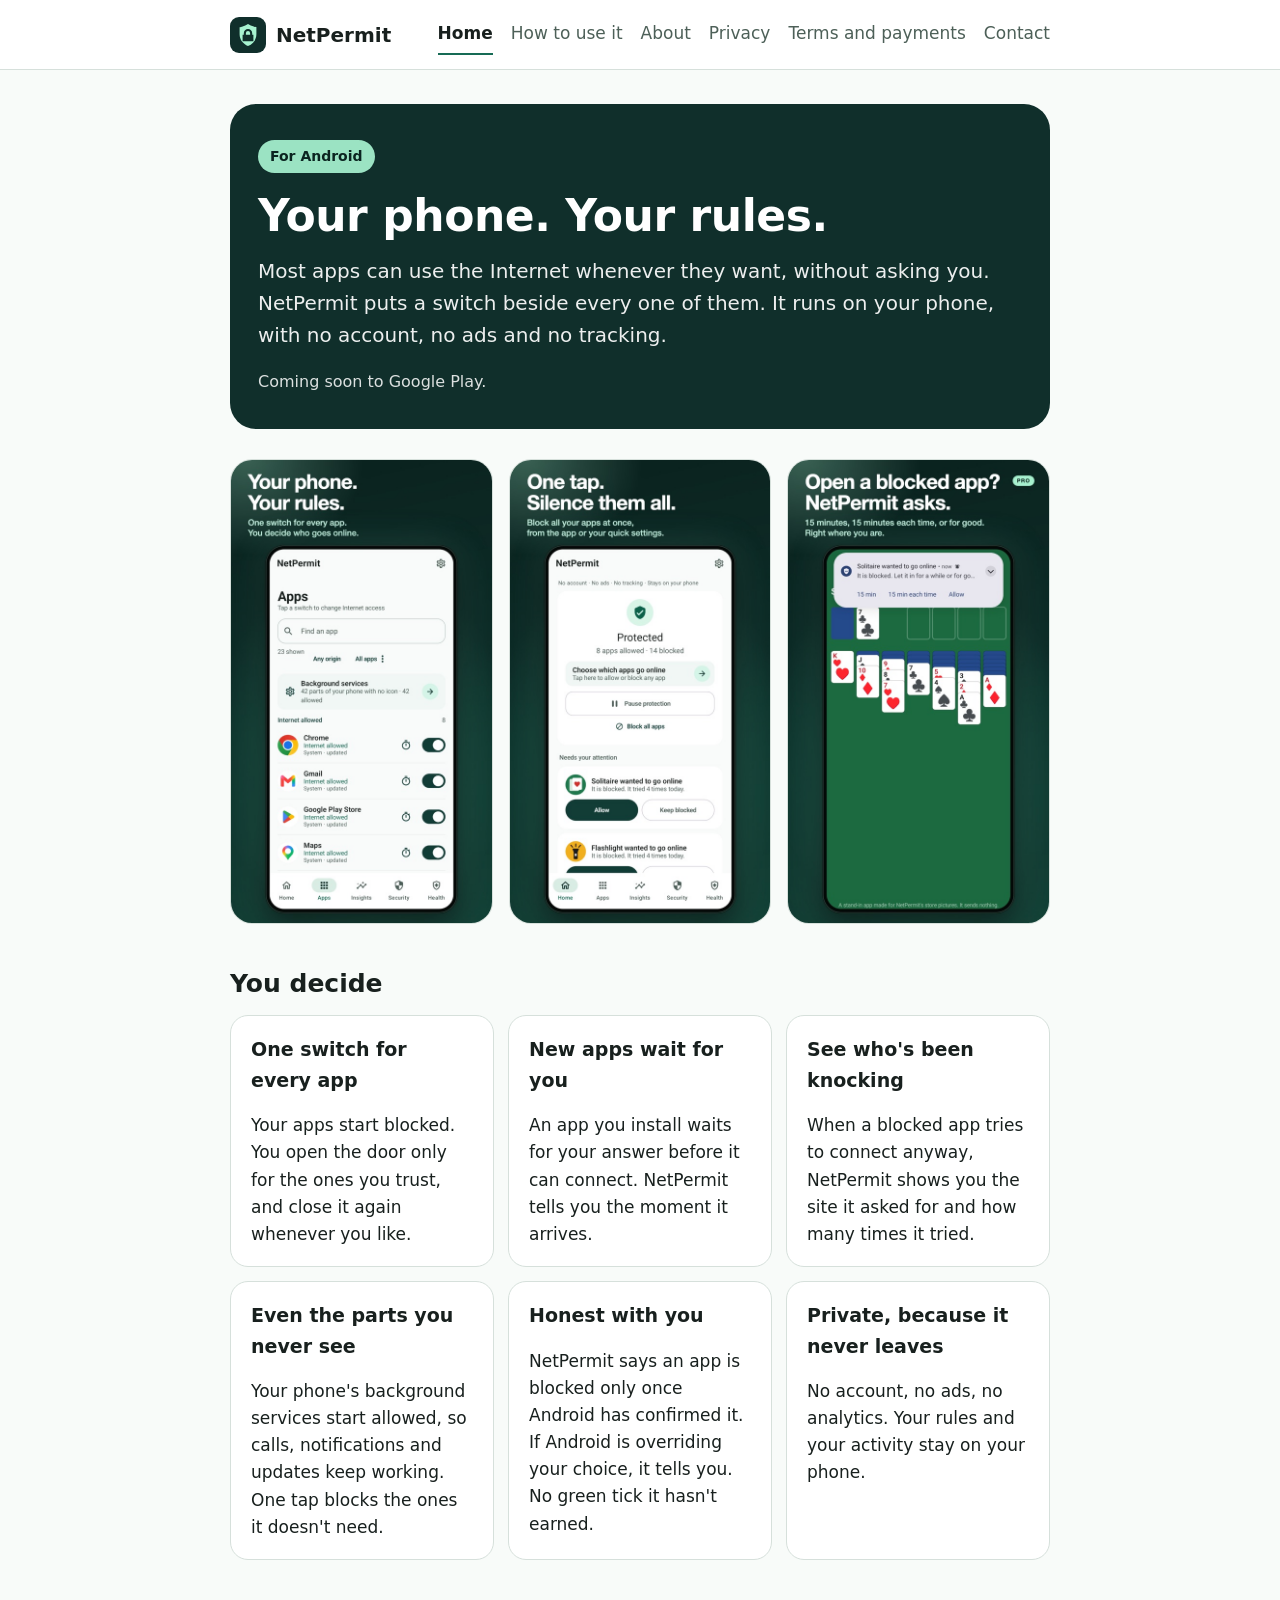
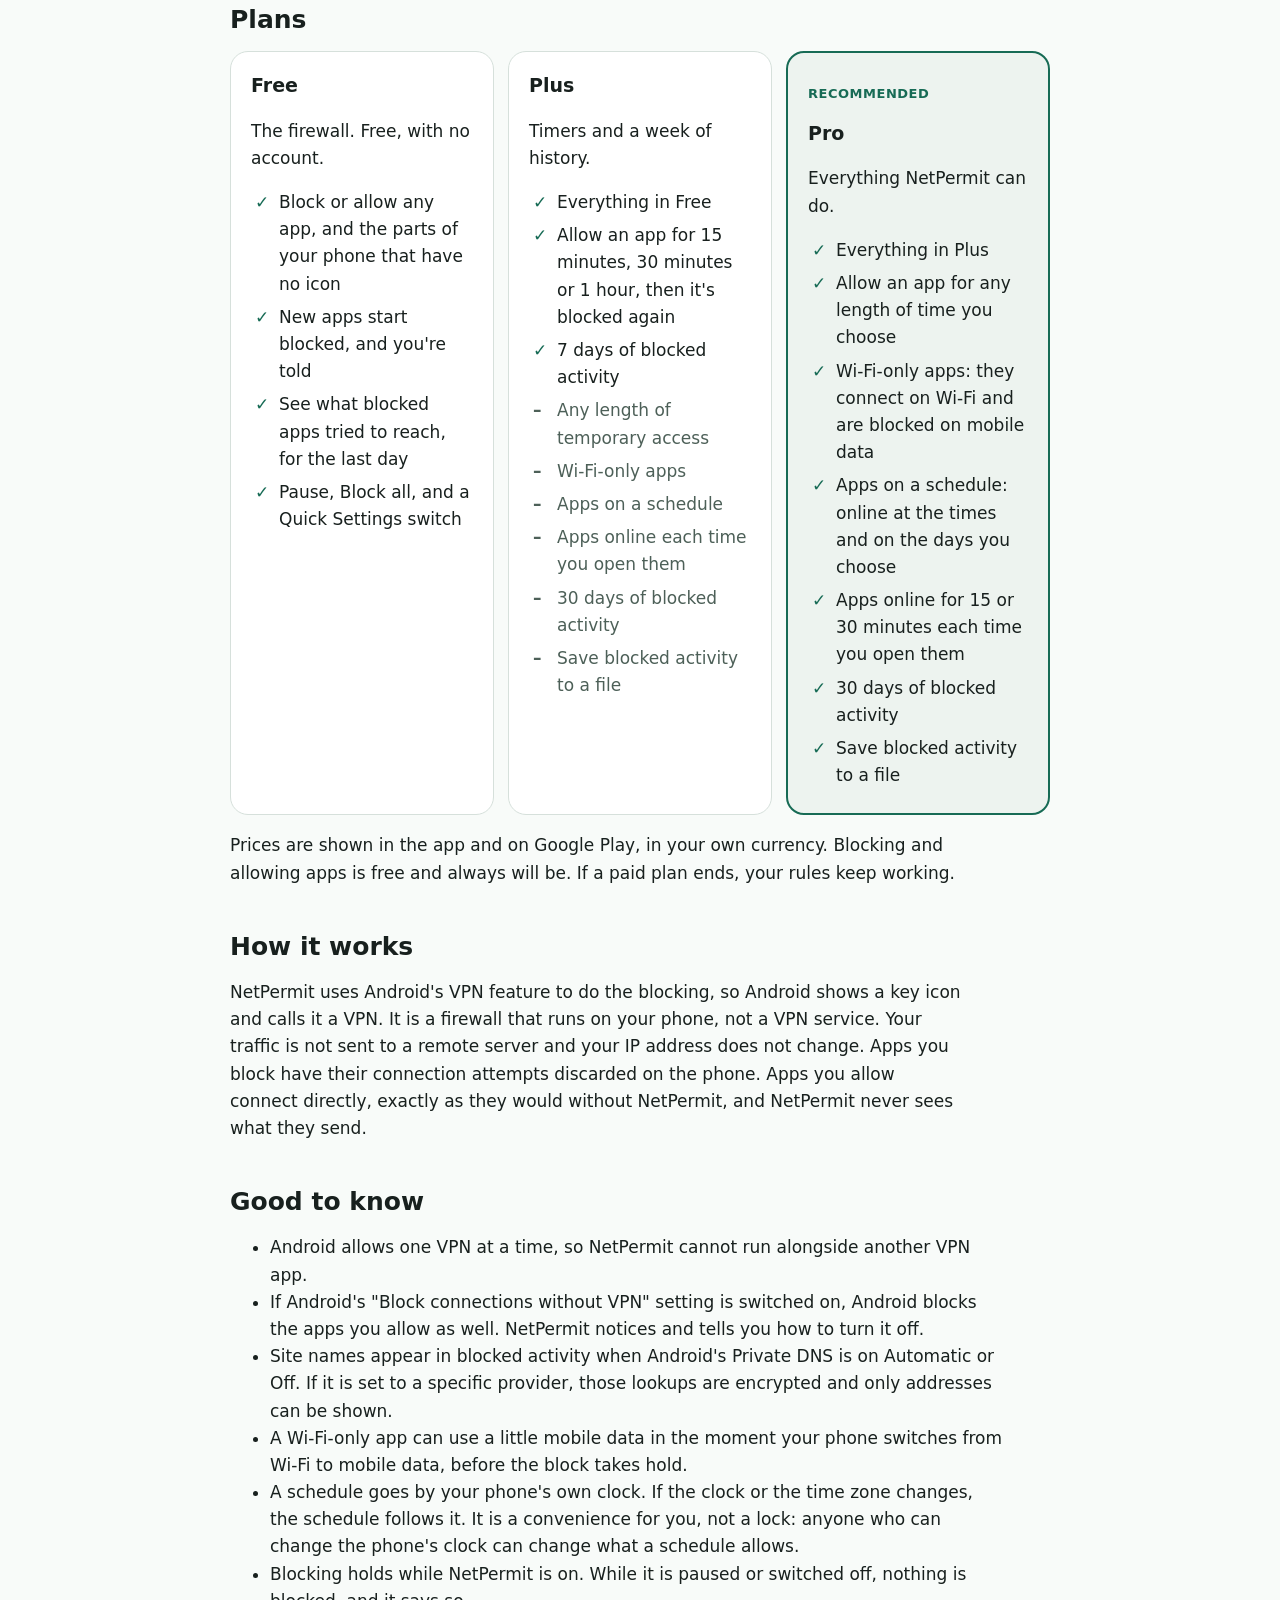
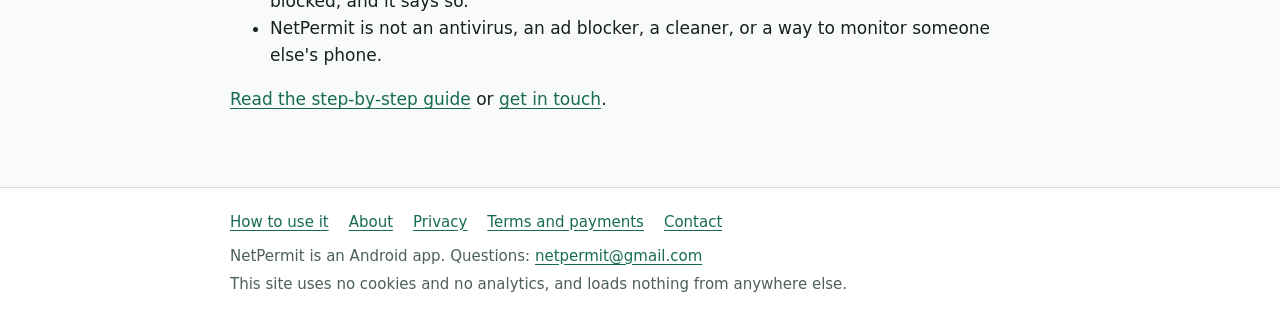
<file: index.html>
<!doctype html>
<html lang="en">
<head>
<meta charset="utf-8">
<meta name="viewport" content="width=device-width, initial-scale=1">
<title>NetPermit</title>
<meta name="description" content="Choose which apps on your Android phone can use the Internet. Private, on your phone, no account.">
<meta name="color-scheme" content="light dark">
<link rel="icon" href="assets/icon.svg" type="image/svg+xml">
<link rel="stylesheet" href="assets/styles.css">
</head>
<body>
<a class="skip" href="#main">Skip to the content</a>
<header class="site">
  <div class="wrap">
    <a class="brand" href="index.html"><img src="assets/icon.svg" alt="" width="36" height="36">NetPermit</a>
    <nav class="site" aria-label="Pages">
      <ul>
        <li><a href="index.html" aria-current="page">Home</a></li>
        <li><a href="how-to.html">How to use it</a></li>
        <li><a href="about.html">About</a></li>
        <li><a href="privacy.html">Privacy</a></li>
        <li><a href="terms.html">Terms and payments</a></li>
        <li><a href="contact.html">Contact</a></li>
      </ul>
    </nav>
  </div>
</header>
<main id="main">
  <div class="wrap">
<section class="hero">
  <p><span class="pill">For Android</span></p>
  <h1>Your phone. Your rules.</h1>
  <p>Most apps can use the Internet whenever they want, without asking you. NetPermit puts a switch
  beside every one of them. It runs on your phone, with no account, no ads and no tracking.</p>
  <p class="note">Coming soon to Google Play.</p>
</section>

<div class="gallery">
  <img src="assets/store/1-your-phone-your-rules.jpg" alt="Your phone. Your rules. The app list: Chrome, Gmail, Google Play Store and Maps switched on" width="540" height="960">
  <img src="assets/store/2-silence-them-all.jpg" alt="One tap. Silence them all. NetPermit's Home screen: protected, 8 apps allowed and 14 blocked, with Pause protection and Block all apps" width="540" height="960" loading="lazy">
  <img src="assets/store/3-open-it-netpermit-asks.jpg" alt="Open a blocked app? NetPermit asks. A card game opened while blocked, and NetPermit's question over it: 15 min, 15 min each time, or Allow" width="540" height="960" loading="lazy">
</div>

<h2>You decide</h2>
<ul class="cards">
  <li class="card"><h3>One switch for every app</h3><p>Your apps start blocked. You open the door
  only for the ones you trust, and close it again whenever you like.</p></li>
  <li class="card"><h3>New apps wait for you</h3><p>An app you install waits for your answer before
  it can connect. NetPermit tells you the moment it arrives.</p></li>
  <li class="card"><h3>See who's been knocking</h3><p>When a blocked app tries to connect anyway,
  NetPermit shows you the site it asked for and how many times it tried.</p></li>
  <li class="card"><h3>Even the parts you never see</h3><p>Your phone's background services start
  allowed, so calls, notifications and updates keep working. One tap blocks the ones it doesn't
  need.</p></li>
  <li class="card"><h3>Honest with you</h3><p>NetPermit says an app is blocked only once Android has
  confirmed it. If Android is overriding your choice, it tells you. No green tick it hasn't
  earned.</p></li>
  <li class="card"><h3>Private, because it never leaves</h3><p>No account, no ads, no analytics.
  Your rules and your activity stay on your phone.</p></li>
</ul>

<h2>Plans</h2>

<ul class="cards">
  <li class="card">
    <h3>Free</h3>
    <p>The firewall. Free, with no account.</p>
    <ul class="ticks">
      <li>Block or allow any app, and the parts of your phone that have no icon</li>
      <li>New apps start blocked, and you're told</li>
      <li>See what blocked apps tried to reach, for the last day</li>
      <li>Pause, Block all, and a Quick Settings switch</li>
    </ul>
  </li>
  <li class="card">
    <h3>Plus</h3>
    <p>Timers and a week of history.</p>
    <ul class="ticks">
      <li>Everything in Free</li>
      <li>Allow an app for 15 minutes, 30 minutes or 1 hour, then it's blocked again</li>
      <li>7 days of blocked activity</li>
      <li class="no">Any length of temporary access</li>
      <li class="no">Wi-Fi-only apps</li>
      <li class="no">Apps on a schedule</li>
      <li class="no">Apps online each time you open them</li>
      <li class="no">30 days of blocked activity</li>
      <li class="no">Save blocked activity to a file</li>
    </ul>
  </li>
  <li class="card recommended">
    <p class="plan-tag">RECOMMENDED</p>
    <h3>Pro</h3>
    <p>Everything NetPermit can do.</p>
    <ul class="ticks">
      <li>Everything in Plus</li>
      <li>Allow an app for any length of time you choose</li>
      <li>Wi-Fi-only apps: they connect on Wi-Fi and are blocked on mobile data</li>
      <li>Apps on a schedule: online at the times and on the days you choose</li>
      <li>Apps online for 15 or 30 minutes each time you open them</li>
      <li>30 days of blocked activity</li>
      <li>Save blocked activity to a file</li>
    </ul>
  </li>
</ul>
<p>Prices are shown in the app and on Google Play, in your own currency. Blocking and allowing apps
is free and always will be. If a paid plan ends, your rules keep working.</p>


<h2>How it works</h2>

<p>NetPermit uses Android's VPN feature to do the blocking, so Android shows a key icon and calls it
a VPN. It is a firewall that runs on your phone, not a VPN service. Your traffic is not sent to a
remote server and your IP address does not change. Apps you block have their connection attempts
discarded on the phone. Apps you allow connect directly, exactly as they would without NetPermit,
and NetPermit never sees what they send.</p>


<h2>Good to know</h2>
<ul>
  <li>Android allows one VPN at a time, so NetPermit cannot run alongside another VPN app.</li>
  <li>If Android's "Block connections without VPN" setting is switched on, Android blocks the apps
  you allow as well. NetPermit notices and tells you how to turn it off.</li>
  <li>Site names appear in blocked activity when Android's Private DNS is on Automatic or Off. If
  it is set to a specific provider, those lookups are encrypted and only addresses can be shown.</li>
  <li>A Wi-Fi-only app can use a little mobile data in the moment your phone switches from Wi-Fi to
  mobile data, before the block takes hold.</li>
  <li>A schedule goes by your phone's own clock. If the clock or the time zone changes, the
  schedule follows it. It is a convenience for you, not a lock: anyone who can change the phone's
  clock can change what a schedule allows.</li>
  <li>Blocking holds while NetPermit is on. While it is paused or switched off, nothing is blocked,
  and it says so.</li>
  <li>NetPermit is not an antivirus, an ad blocker, a cleaner, or a way to monitor someone else's
  phone.</li>
</ul>

<p><a href="how-to.html">Read the step-by-step guide</a> or <a href="contact.html">get in touch</a>.</p>
  </div>
</main>
<footer class="site">
  <div class="wrap">
    <ul>
        <li><a href="how-to.html">How to use it</a></li>
        <li><a href="about.html">About</a></li>
        <li><a href="privacy.html">Privacy</a></li>
        <li><a href="terms.html">Terms and payments</a></li>
        <li><a href="contact.html">Contact</a></li>
    </ul>
    <p>NetPermit is an Android app. Questions: <a href="mailto:netpermit@gmail.com">netpermit@gmail.com</a></p>
    <p>This site uses no cookies and no analytics, and loads nothing from anywhere else.</p>
  </div>
</footer>
</body>
</html>
</file>
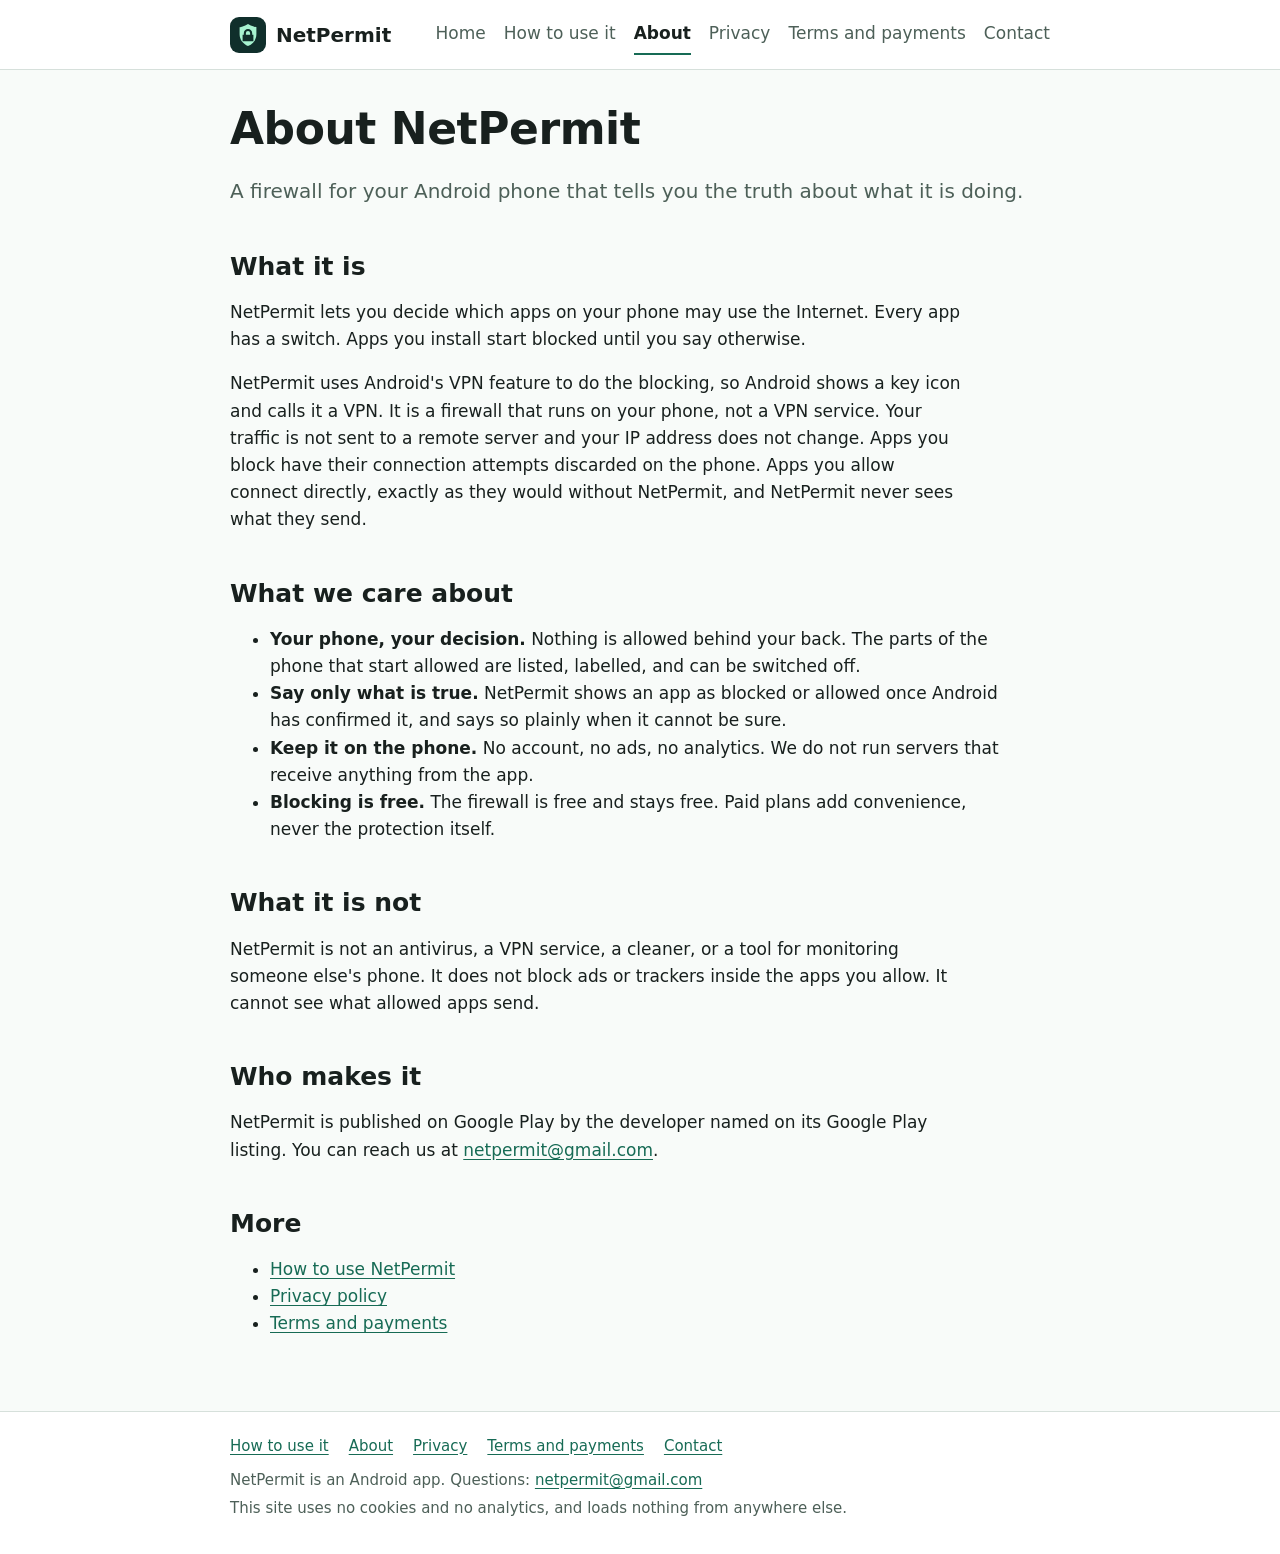
<file: about.html>
<!doctype html>
<html lang="en">
<head>
<meta charset="utf-8">
<meta name="viewport" content="width=device-width, initial-scale=1">
<title>About · NetPermit</title>
<meta name="description" content="What NetPermit is, what it is not, and the principles behind it.">
<meta name="color-scheme" content="light dark">
<link rel="icon" href="assets/icon.svg" type="image/svg+xml">
<link rel="stylesheet" href="assets/styles.css">
</head>
<body>
<a class="skip" href="#main">Skip to the content</a>
<header class="site">
  <div class="wrap">
    <a class="brand" href="index.html"><img src="assets/icon.svg" alt="" width="36" height="36">NetPermit</a>
    <nav class="site" aria-label="Pages">
      <ul>
        <li><a href="index.html">Home</a></li>
        <li><a href="how-to.html">How to use it</a></li>
        <li><a href="about.html" aria-current="page">About</a></li>
        <li><a href="privacy.html">Privacy</a></li>
        <li><a href="terms.html">Terms and payments</a></li>
        <li><a href="contact.html">Contact</a></li>
      </ul>
    </nav>
  </div>
</header>
<main id="main">
  <div class="wrap">
<h1>About NetPermit</h1>
<p class="lead">A firewall for your Android phone that tells you the truth about what it is doing.</p>

<h2>What it is</h2>
<p>NetPermit lets you decide which apps on your phone may use the Internet. Every app has a switch.
Apps you install start blocked until you say otherwise.</p>

<p>NetPermit uses Android's VPN feature to do the blocking, so Android shows a key icon and calls it
a VPN. It is a firewall that runs on your phone, not a VPN service. Your traffic is not sent to a
remote server and your IP address does not change. Apps you block have their connection attempts
discarded on the phone. Apps you allow connect directly, exactly as they would without NetPermit,
and NetPermit never sees what they send.</p>


<h2>What we care about</h2>
<ul>
  <li><strong>Your phone, your decision.</strong> Nothing is allowed behind your back. The parts of
  the phone that start allowed are listed, labelled, and can be switched off.</li>
  <li><strong>Say only what is true.</strong> NetPermit shows an app as blocked or allowed once
  Android has confirmed it, and says so plainly when it cannot be sure.</li>
  <li><strong>Keep it on the phone.</strong> No account, no ads, no analytics. We do not run
  servers that receive anything from the app.</li>
  <li><strong>Blocking is free.</strong> The firewall is free and stays free. Paid plans add
  convenience, never the protection itself.</li>
</ul>

<h2>What it is not</h2>
<p>NetPermit is not an antivirus, a VPN service, a cleaner, or a tool for monitoring someone else's
phone. It does not block ads or trackers inside the apps you allow. It cannot see what allowed apps
send.</p>

<h2>Who makes it</h2>
<p>NetPermit is published on Google Play by the developer named on its Google Play listing. You can
reach us at <a href="mailto:netpermit@gmail.com">netpermit@gmail.com</a>.</p>

<h2>More</h2>
<ul>
  <li><a href="how-to.html">How to use NetPermit</a></li>
  <li><a href="privacy.html">Privacy policy</a></li>
  <li><a href="terms.html">Terms and payments</a></li>
</ul>
  </div>
</main>
<footer class="site">
  <div class="wrap">
    <ul>
        <li><a href="how-to.html">How to use it</a></li>
        <li><a href="about.html">About</a></li>
        <li><a href="privacy.html">Privacy</a></li>
        <li><a href="terms.html">Terms and payments</a></li>
        <li><a href="contact.html">Contact</a></li>
    </ul>
    <p>NetPermit is an Android app. Questions: <a href="mailto:netpermit@gmail.com">netpermit@gmail.com</a></p>
    <p>This site uses no cookies and no analytics, and loads nothing from anywhere else.</p>
  </div>
</footer>
</body>
</html>
</file>
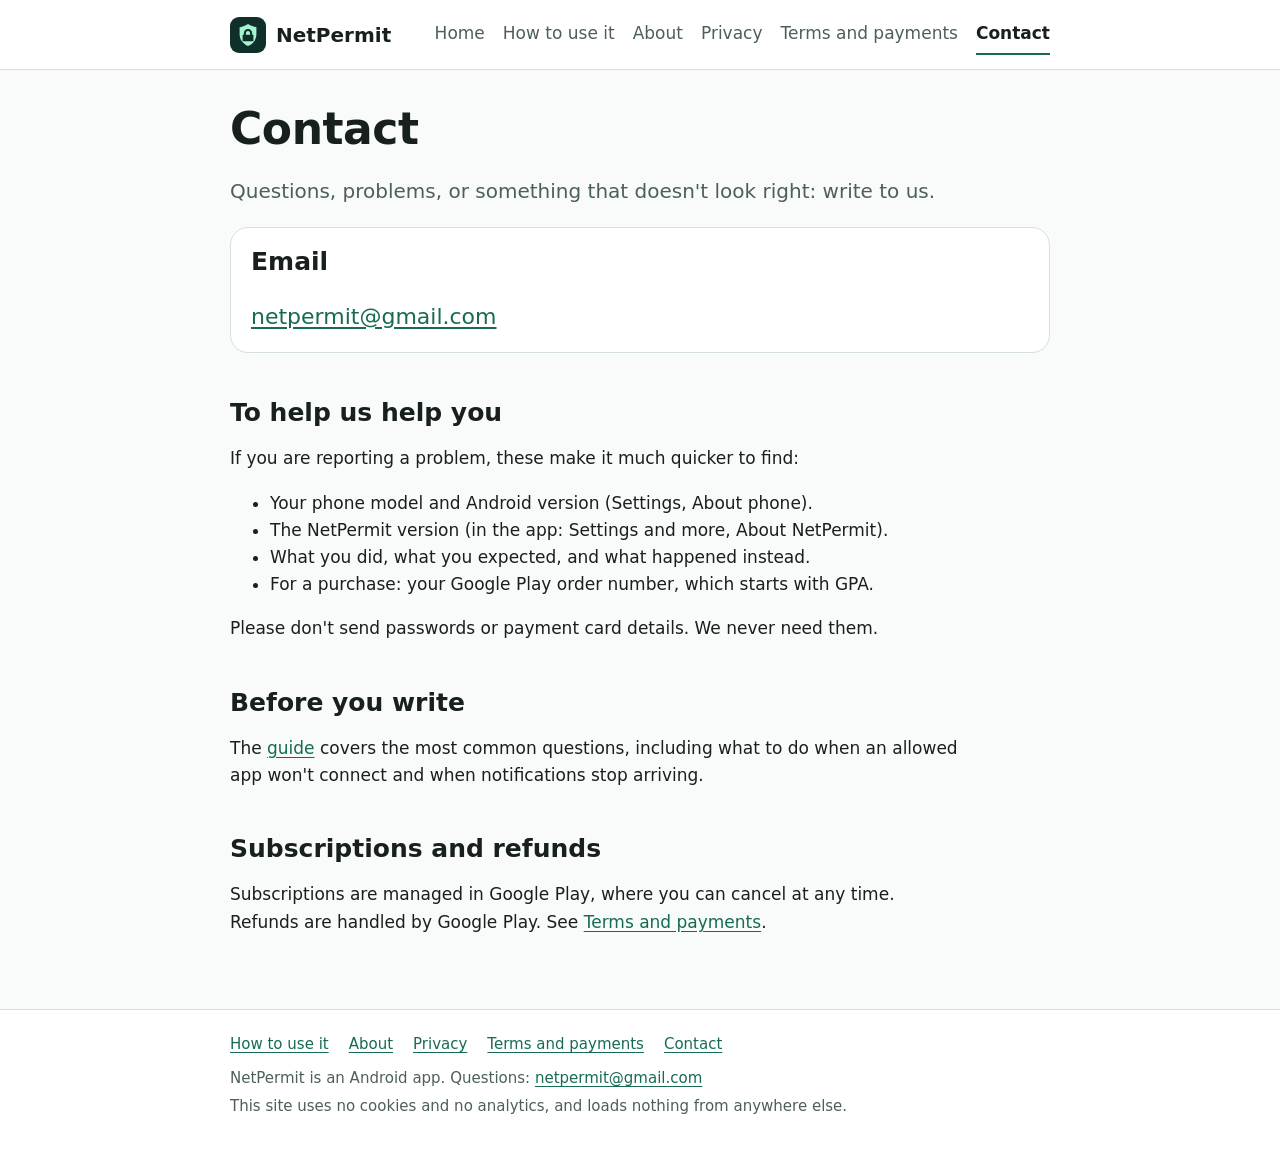
<file: contact.html>
<!doctype html>
<html lang="en">
<head>
<meta charset="utf-8">
<meta name="viewport" content="width=device-width, initial-scale=1">
<title>Contact · NetPermit</title>
<meta name="description" content="How to contact NetPermit for help.">
<meta name="color-scheme" content="light dark">
<link rel="icon" href="assets/icon.svg" type="image/svg+xml">
<link rel="stylesheet" href="assets/styles.css">
</head>
<body>
<a class="skip" href="#main">Skip to the content</a>
<header class="site">
  <div class="wrap">
    <a class="brand" href="index.html"><img src="assets/icon.svg" alt="" width="36" height="36">NetPermit</a>
    <nav class="site" aria-label="Pages">
      <ul>
        <li><a href="index.html">Home</a></li>
        <li><a href="how-to.html">How to use it</a></li>
        <li><a href="about.html">About</a></li>
        <li><a href="privacy.html">Privacy</a></li>
        <li><a href="terms.html">Terms and payments</a></li>
        <li><a href="contact.html" aria-current="page">Contact</a></li>
      </ul>
    </nav>
  </div>
</header>
<main id="main">
  <div class="wrap">
<h1>Contact</h1>
<p class="lead">Questions, problems, or something that doesn't look right: write to us.</p>

<div class="card">
  <h2 style="margin-top:0">Email</h2>
  <p style="font-size:22px"><a href="mailto:netpermit@gmail.com">netpermit@gmail.com</a></p>
</div>

<h2>To help us help you</h2>
<p>If you are reporting a problem, these make it much quicker to find:</p>
<ul>
  <li>Your phone model and Android version (Settings, About phone).</li>
  <li>The NetPermit version (in the app: Settings and more, About NetPermit).</li>
  <li>What you did, what you expected, and what happened instead.</li>
  <li>For a purchase: your Google Play order number, which starts with GPA.</li>
</ul>
<p>Please don't send passwords or payment card details. We never need them.</p>

<h2>Before you write</h2>
<p>The <a href="how-to.html">guide</a> covers the most common questions, including what to do when
an allowed app won't connect and when notifications stop arriving.</p>

<h2>Subscriptions and refunds</h2>
<p>Subscriptions are managed in Google Play, where you can cancel at any time. Refunds are handled
by Google Play. See <a href="terms.html">Terms and payments</a>.</p>
  </div>
</main>
<footer class="site">
  <div class="wrap">
    <ul>
        <li><a href="how-to.html">How to use it</a></li>
        <li><a href="about.html">About</a></li>
        <li><a href="privacy.html">Privacy</a></li>
        <li><a href="terms.html">Terms and payments</a></li>
        <li><a href="contact.html">Contact</a></li>
    </ul>
    <p>NetPermit is an Android app. Questions: <a href="mailto:netpermit@gmail.com">netpermit@gmail.com</a></p>
    <p>This site uses no cookies and no analytics, and loads nothing from anywhere else.</p>
  </div>
</footer>
</body>
</html>
</file>
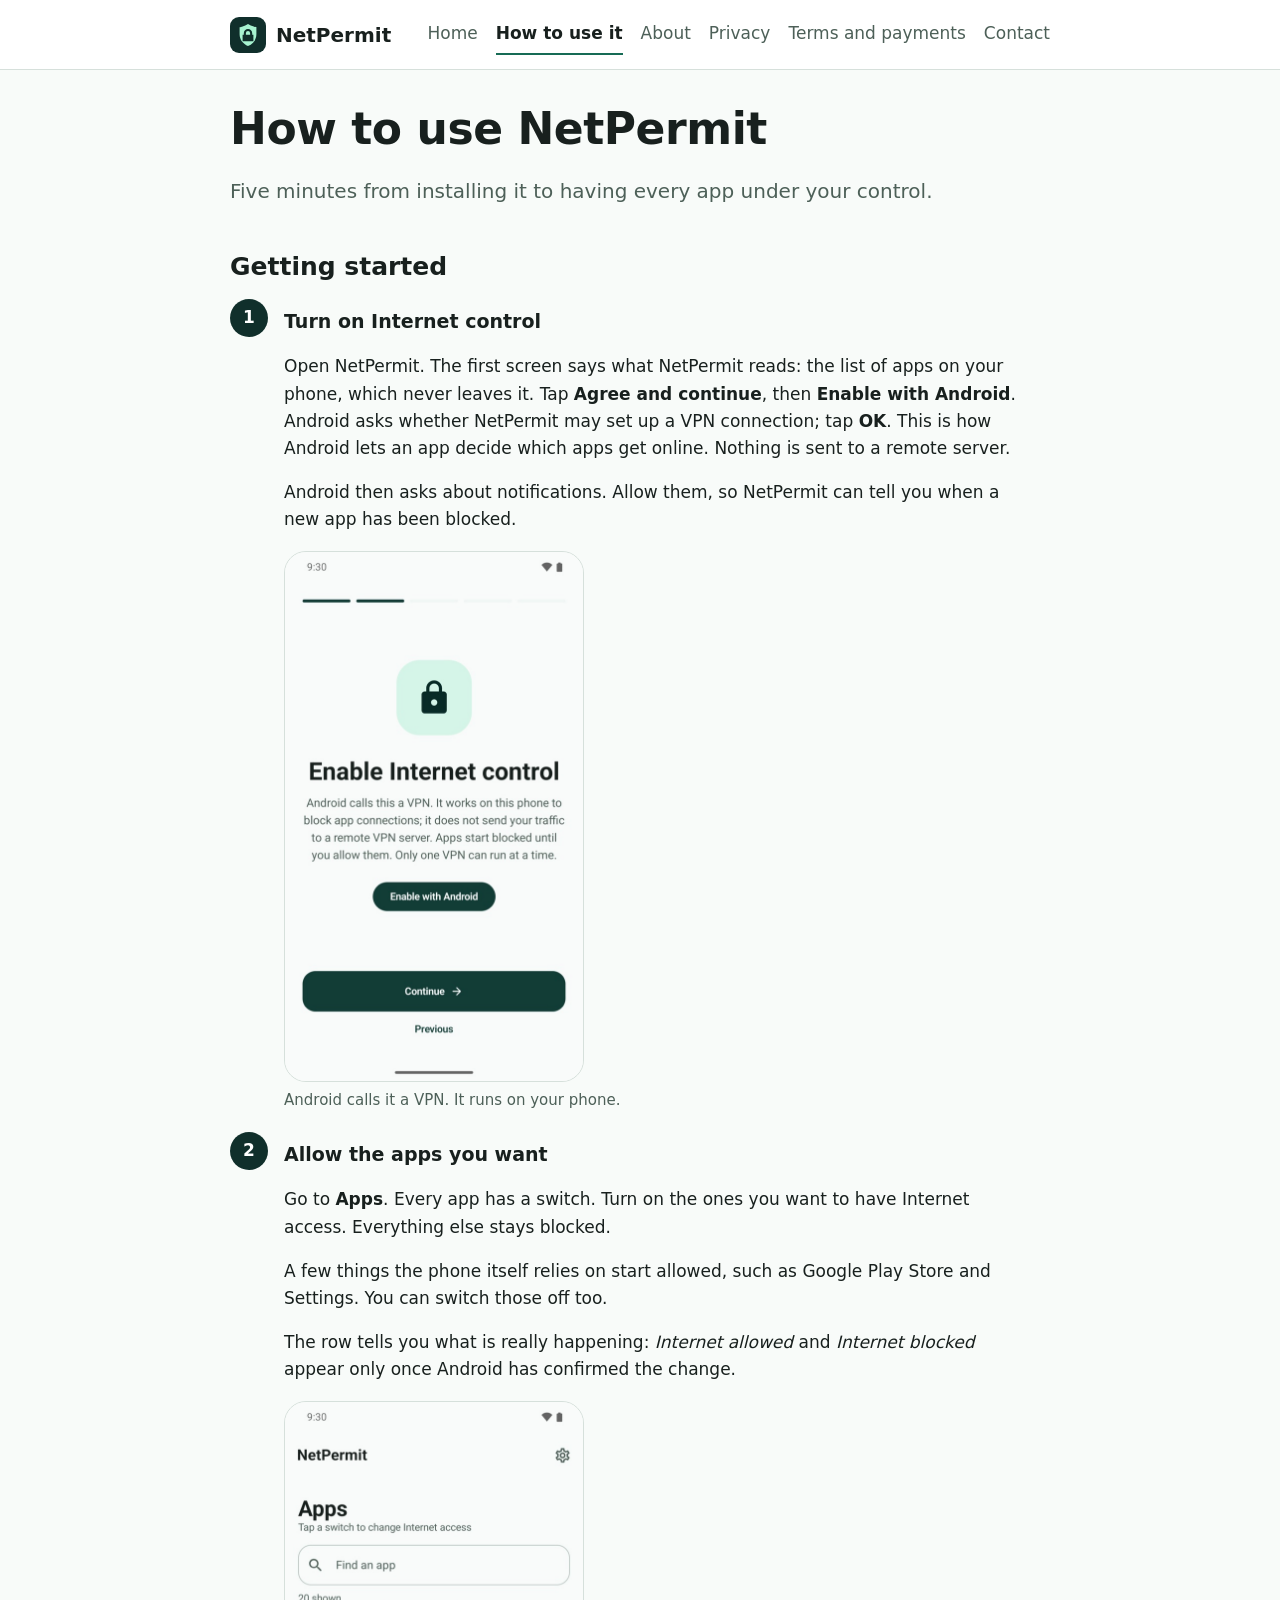
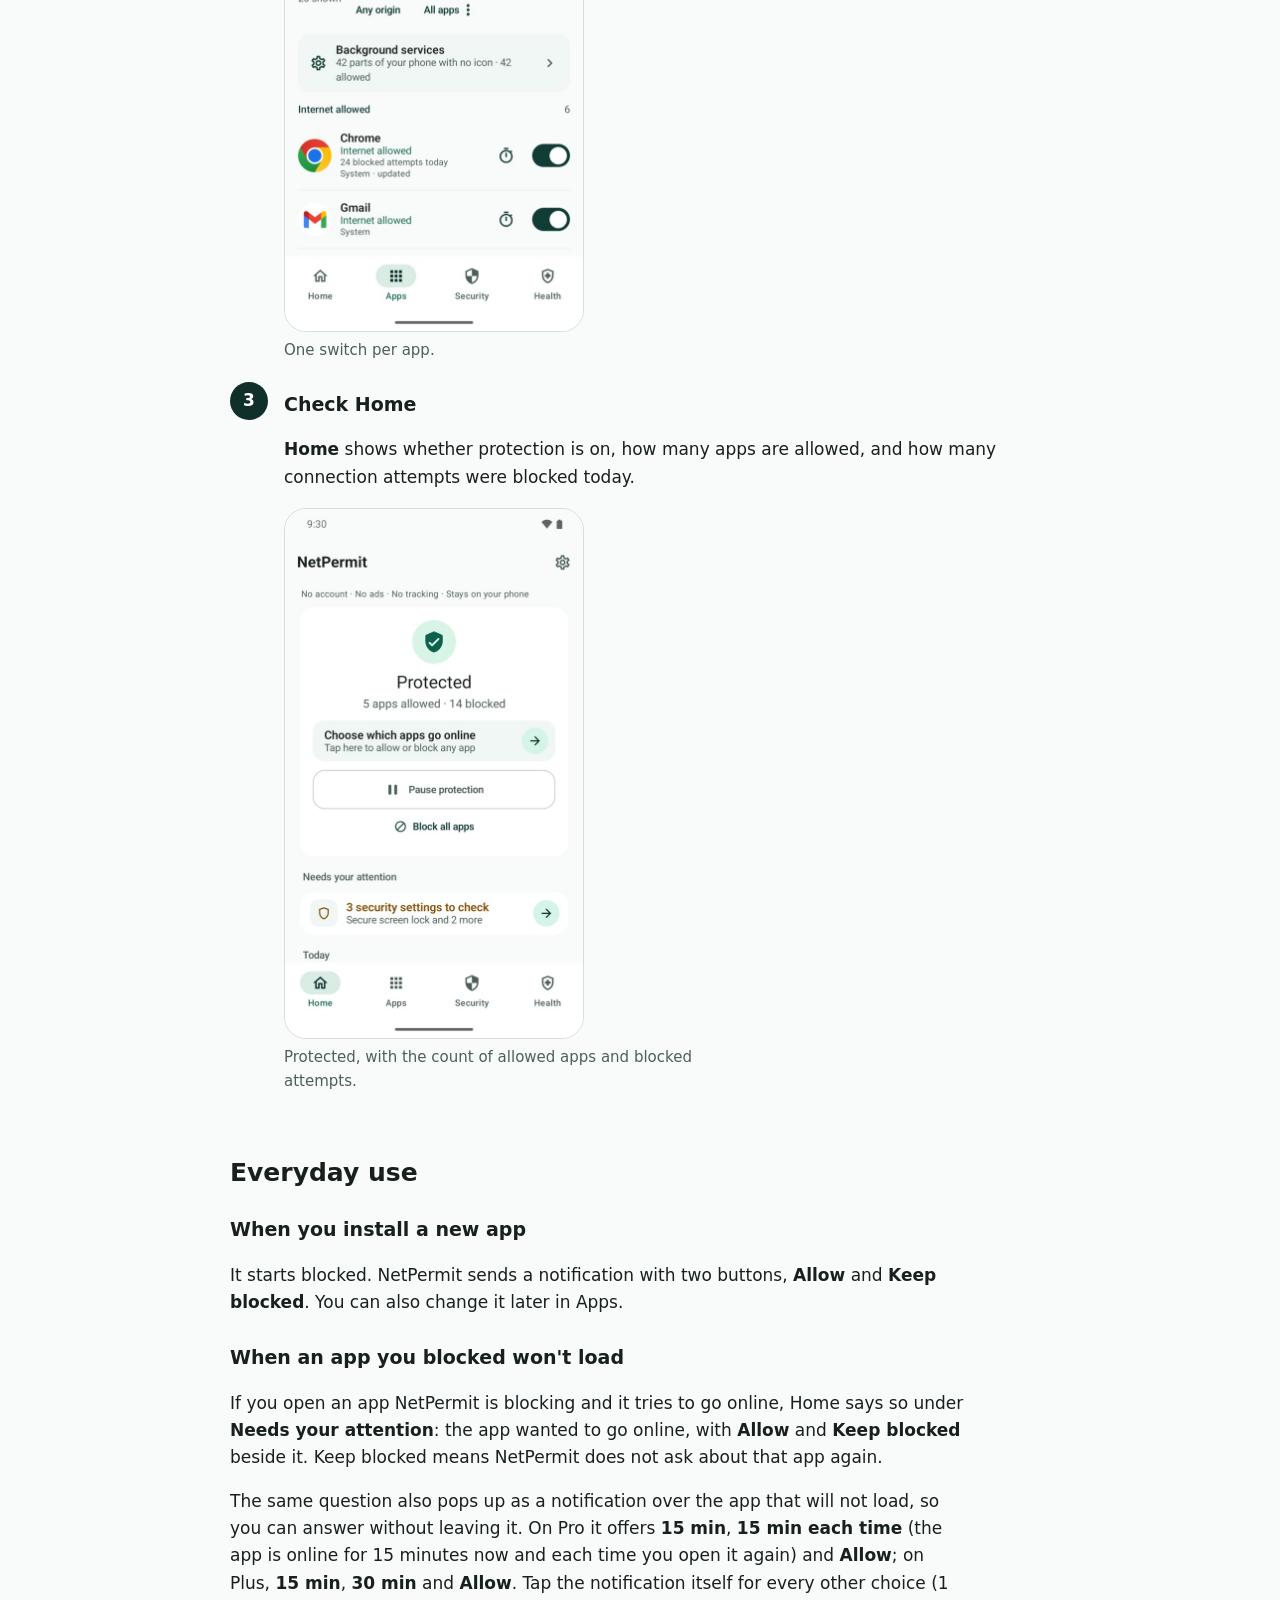
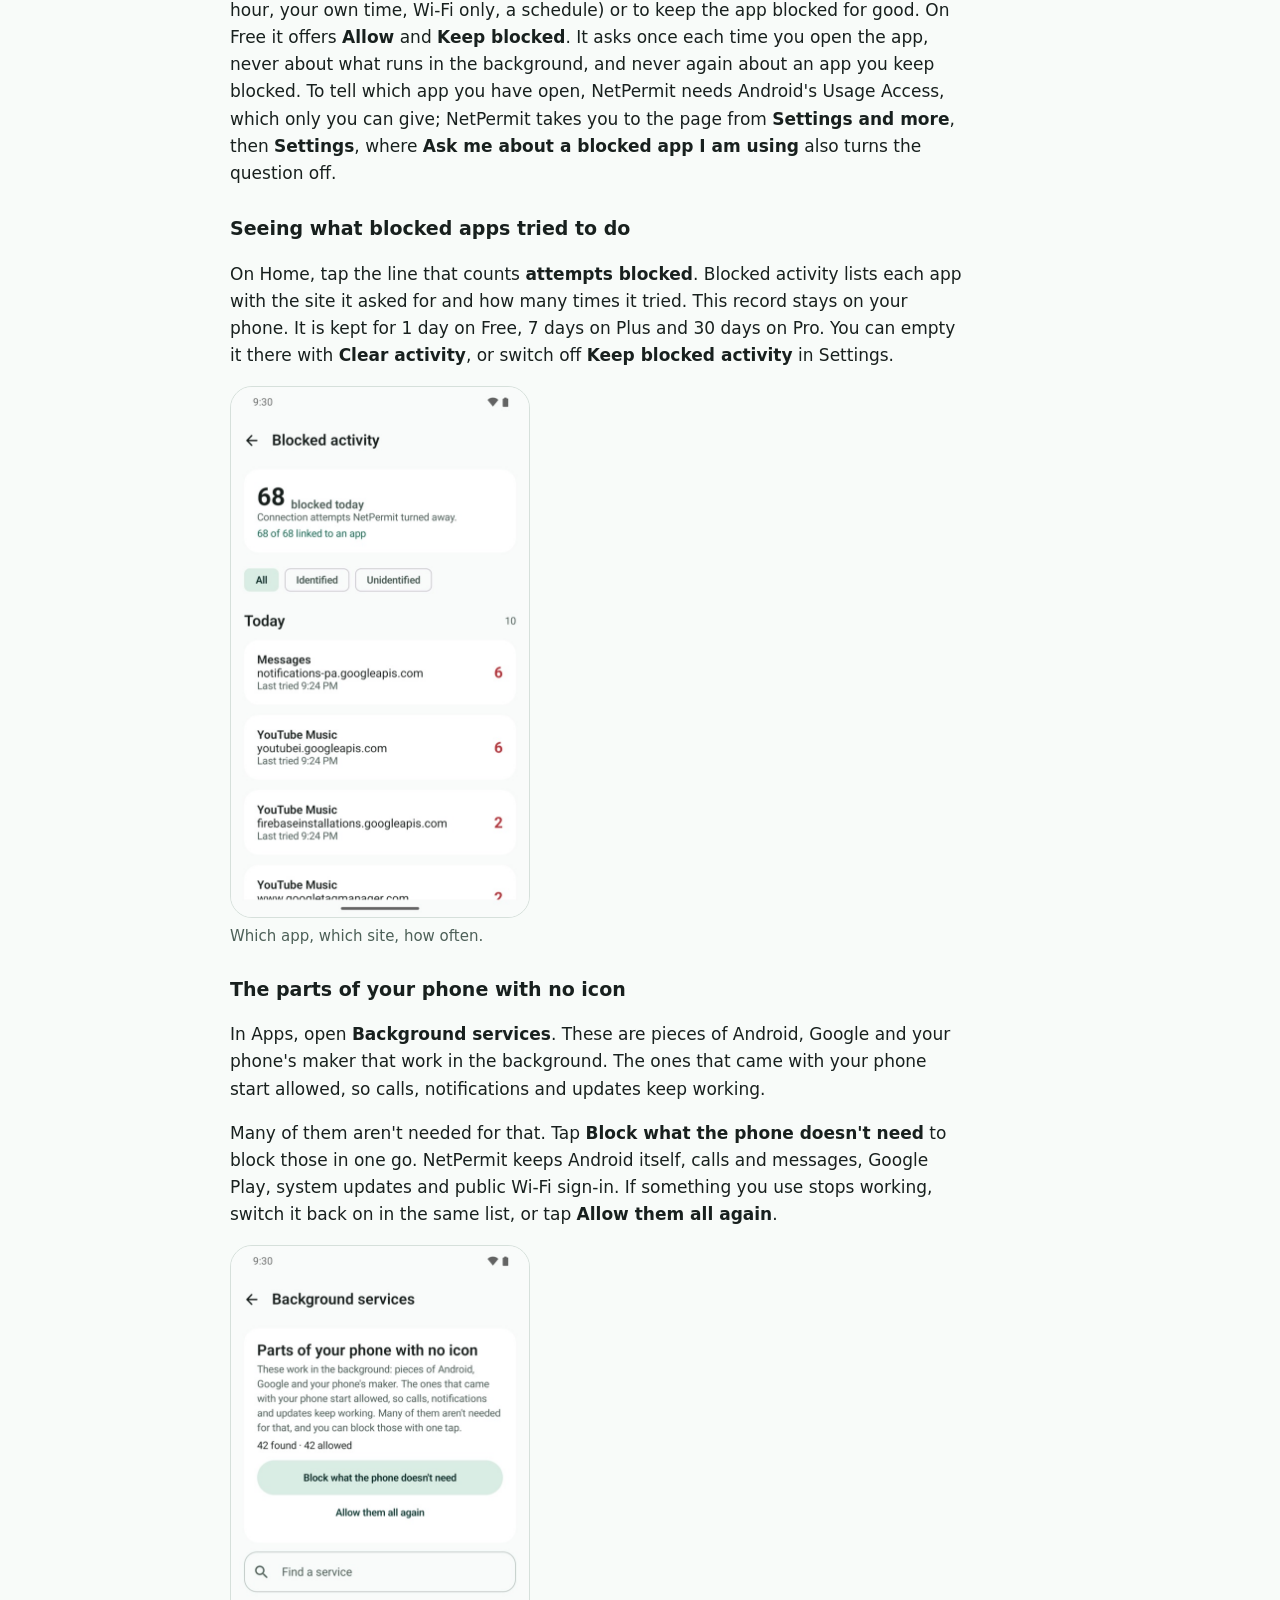
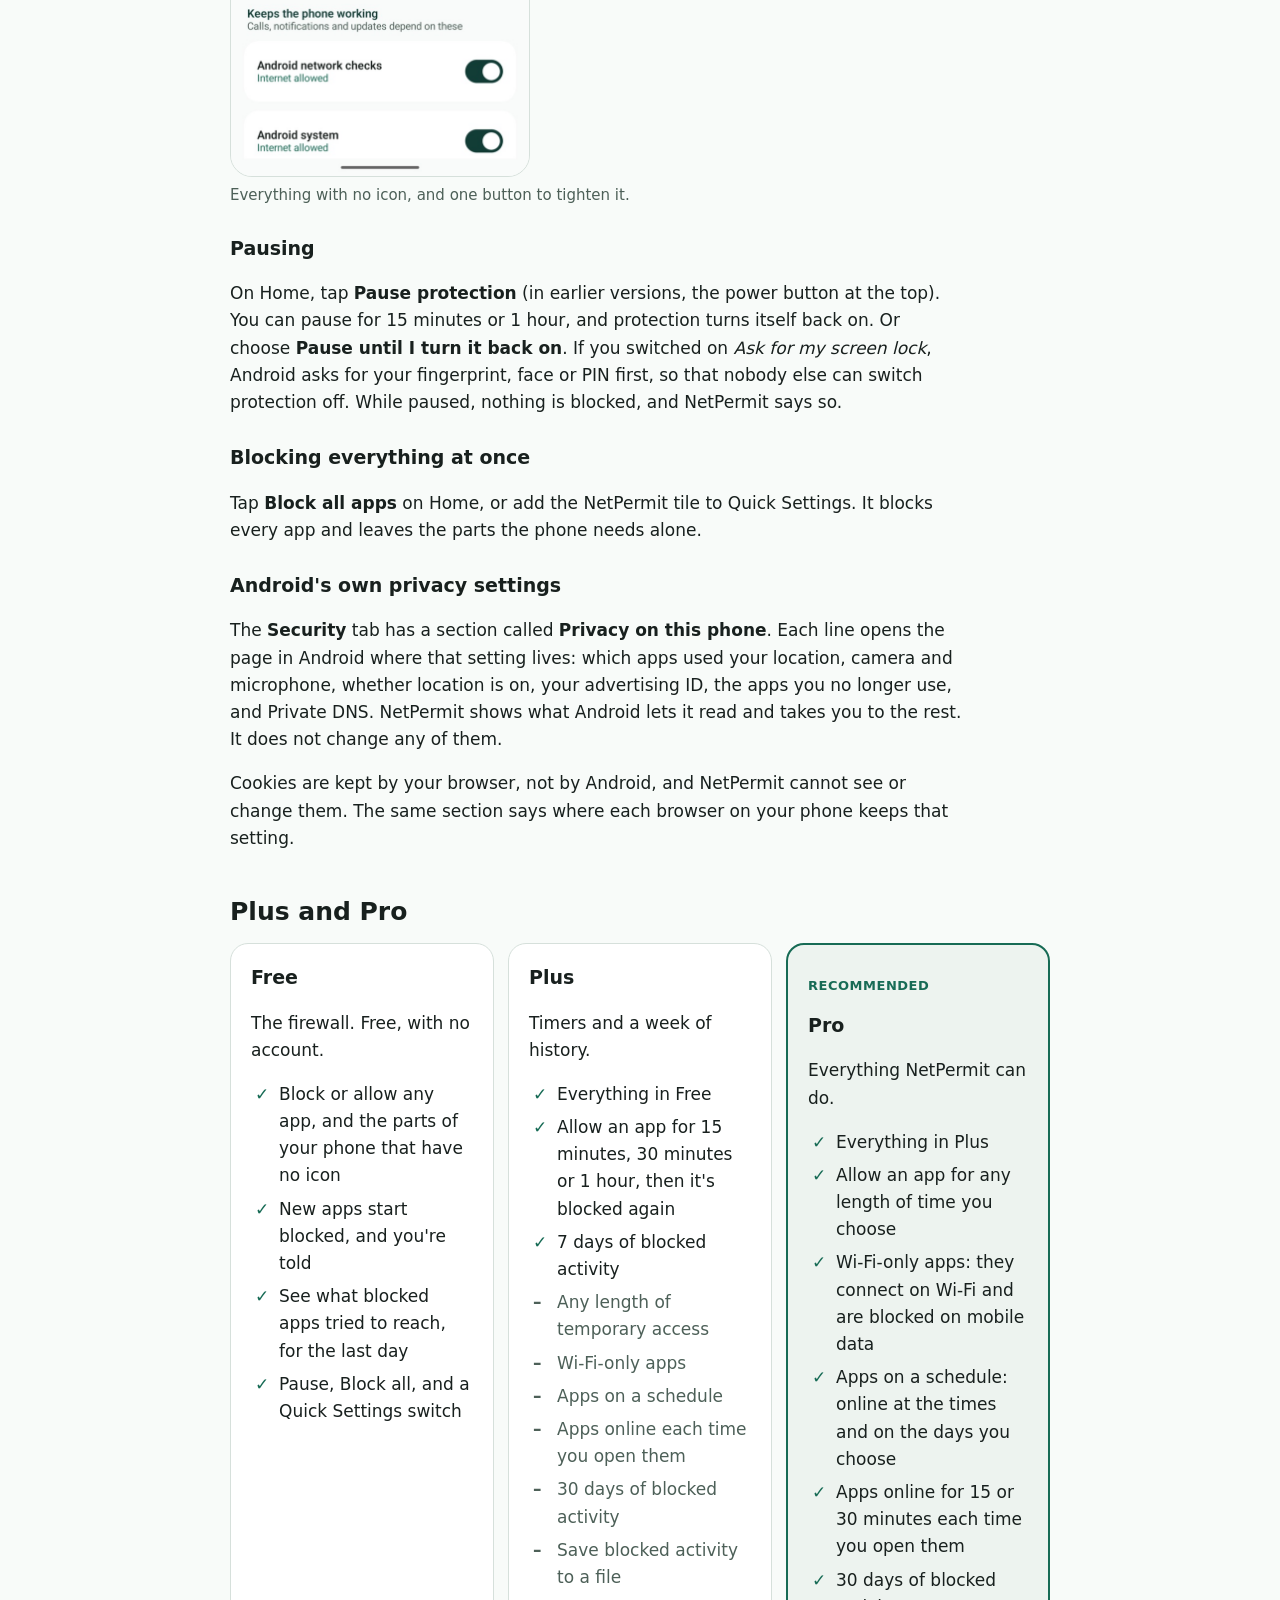
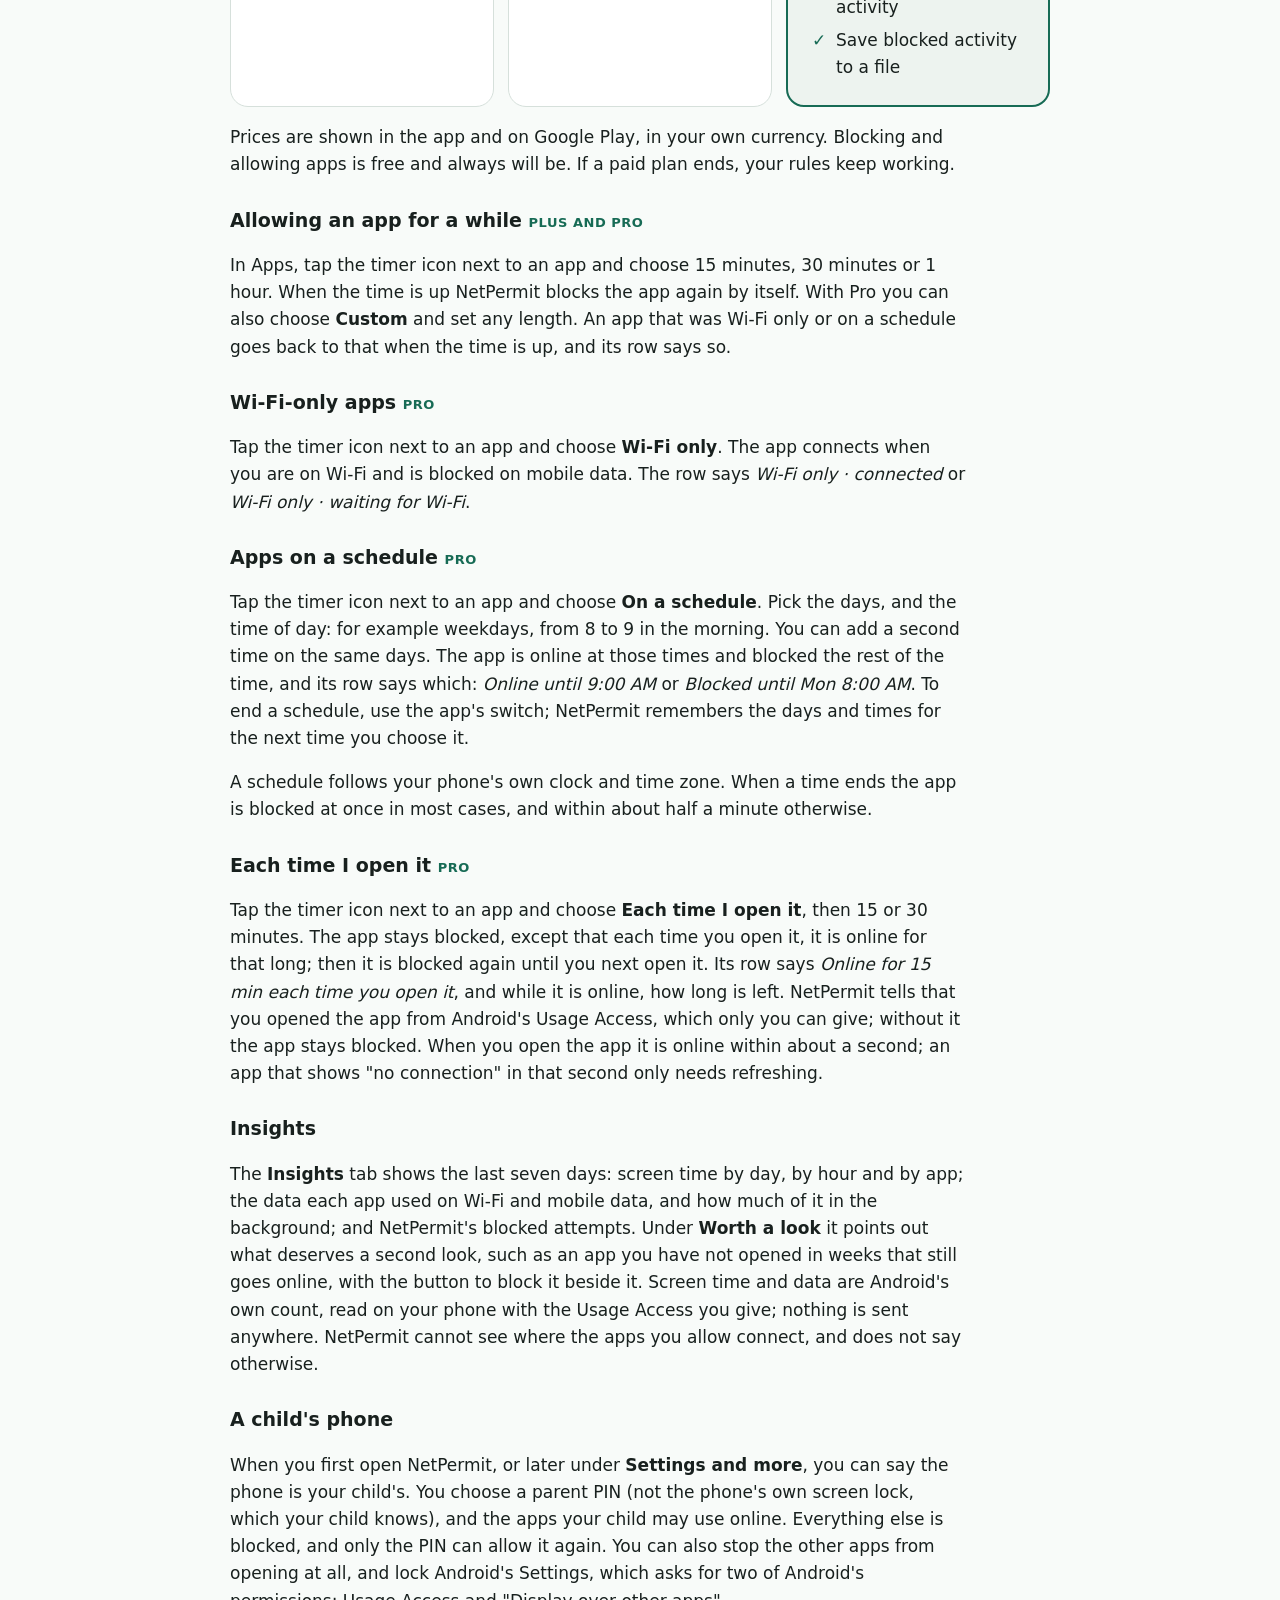
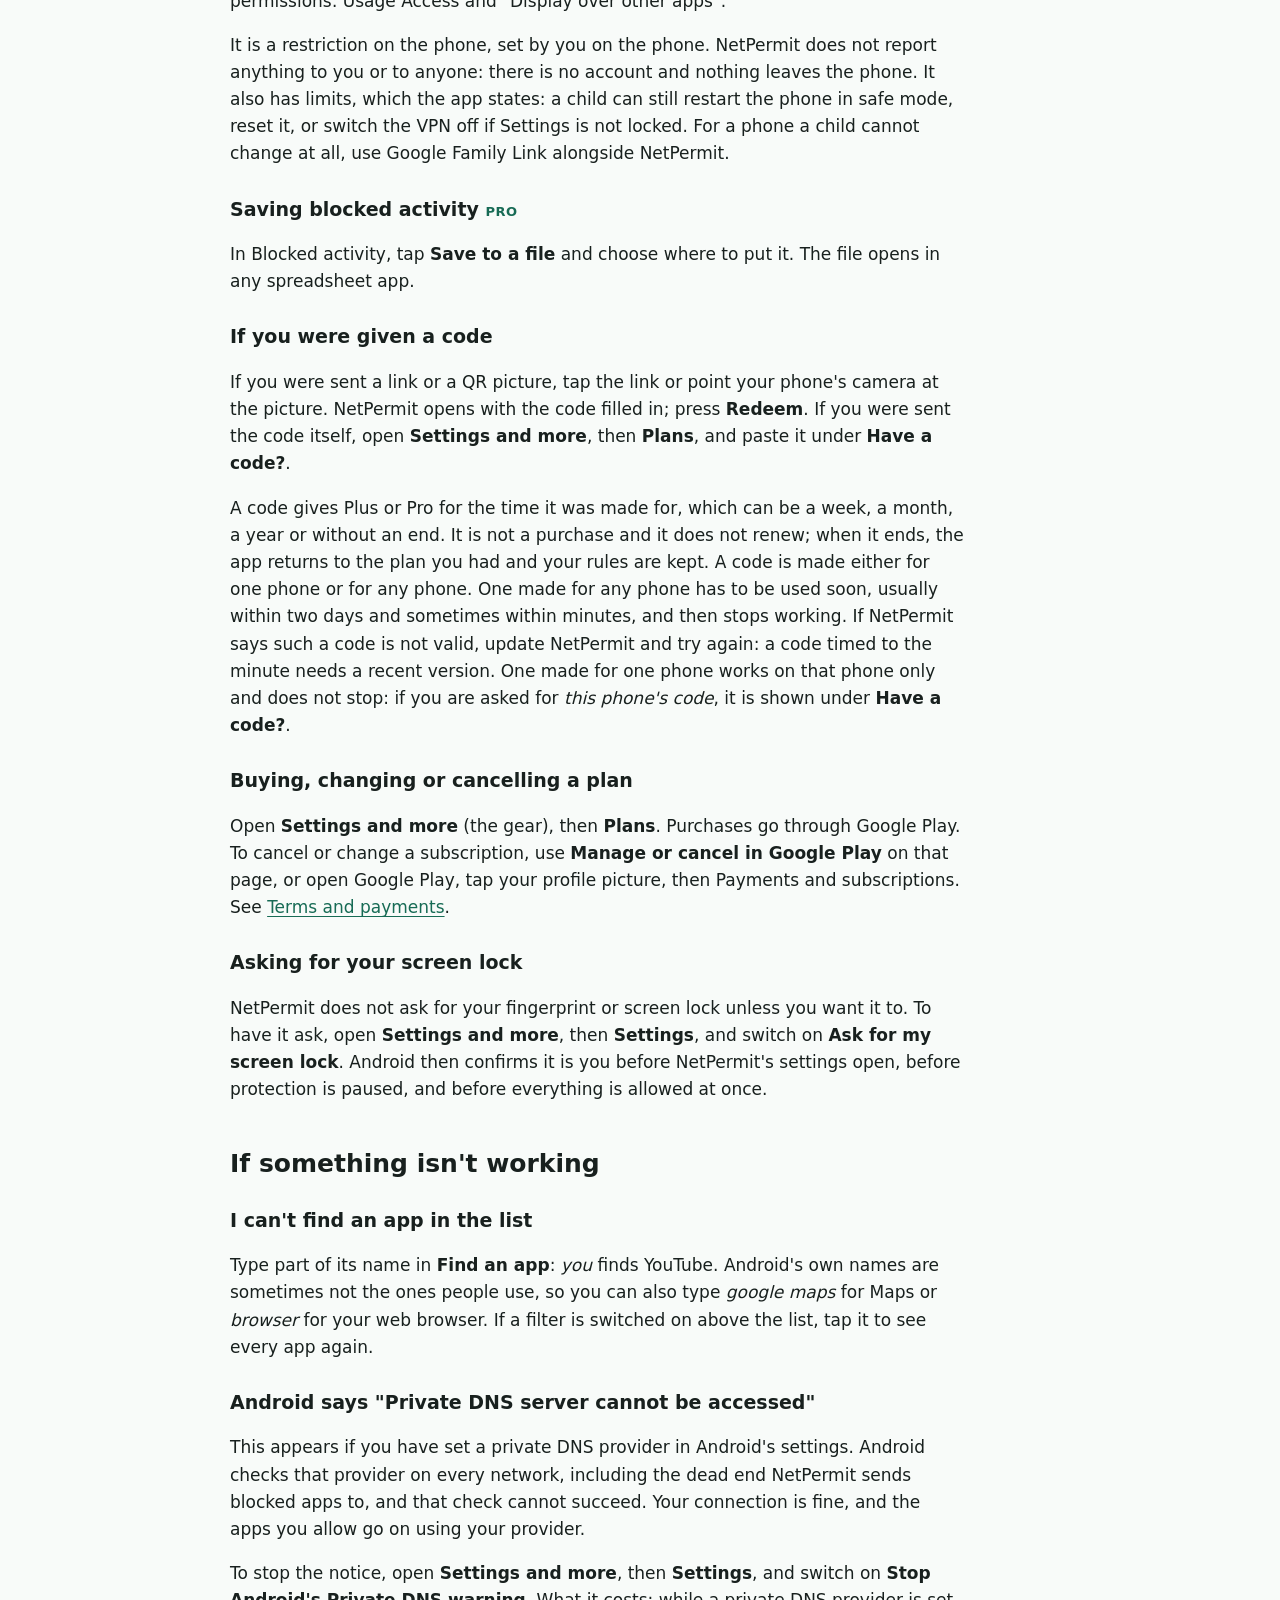
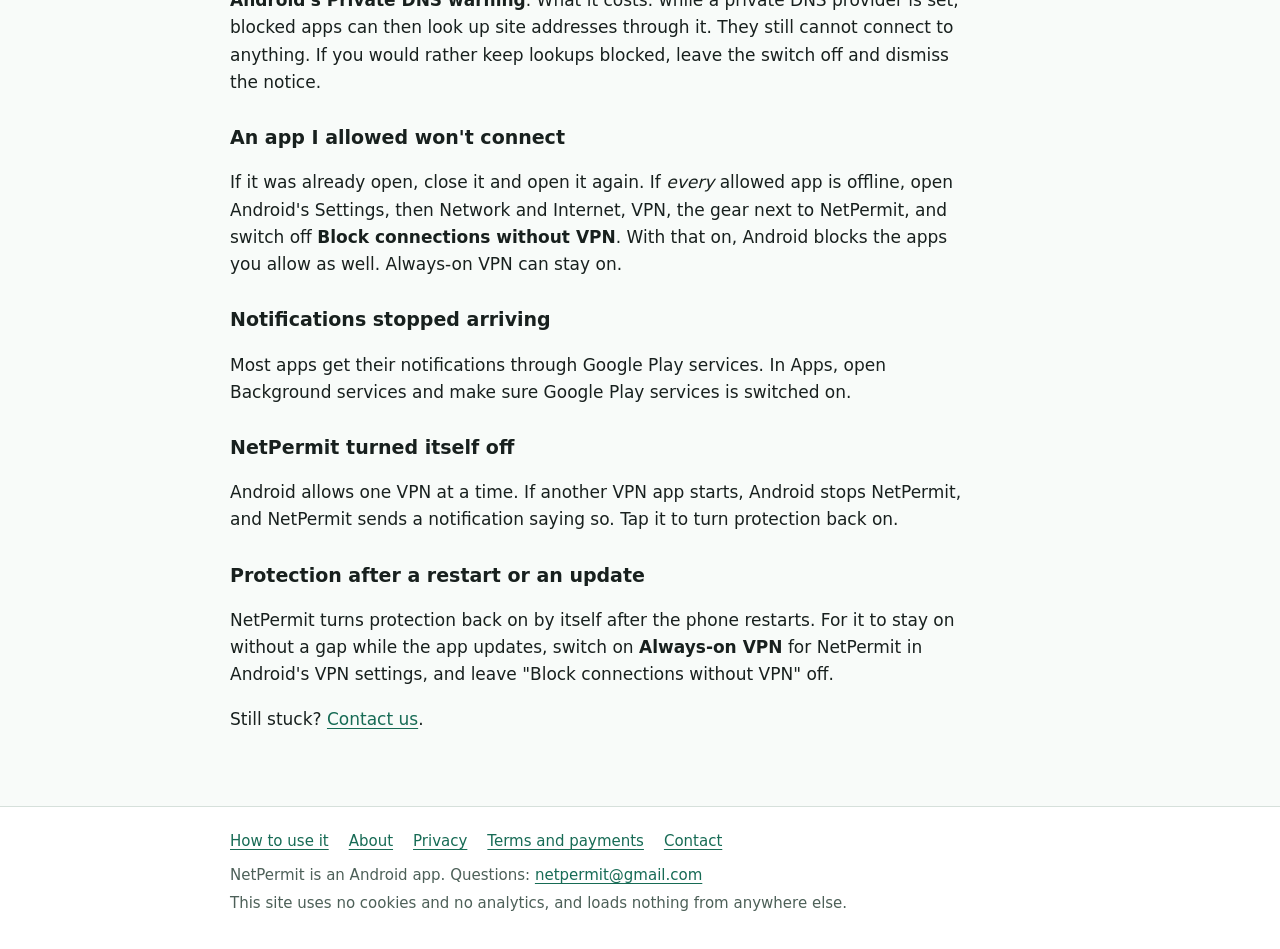
<file: how-to.html>
<!doctype html>
<html lang="en">
<head>
<meta charset="utf-8">
<meta name="viewport" content="width=device-width, initial-scale=1">
<title>How to use NetPermit · NetPermit</title>
<meta name="description" content="A step-by-step guide to NetPermit: turning it on, allowing apps, background services, plans and fixing common problems.">
<meta name="color-scheme" content="light dark">
<link rel="icon" href="assets/icon.svg" type="image/svg+xml">
<link rel="stylesheet" href="assets/styles.css">
</head>
<body>
<a class="skip" href="#main">Skip to the content</a>
<header class="site">
  <div class="wrap">
    <a class="brand" href="index.html"><img src="assets/icon.svg" alt="" width="36" height="36">NetPermit</a>
    <nav class="site" aria-label="Pages">
      <ul>
        <li><a href="index.html">Home</a></li>
        <li><a href="how-to.html" aria-current="page">How to use it</a></li>
        <li><a href="about.html">About</a></li>
        <li><a href="privacy.html">Privacy</a></li>
        <li><a href="terms.html">Terms and payments</a></li>
        <li><a href="contact.html">Contact</a></li>
      </ul>
    </nav>
  </div>
</header>
<main id="main">
  <div class="wrap">
<h1>How to use NetPermit</h1>
<p class="lead">Five minutes from installing it to having every app under your control.</p>

<h2>Getting started</h2>
<ol class="steps">
  <li>
    <h3>Turn on Internet control</h3>
    <p>Open NetPermit. The first screen says what NetPermit reads: the list of apps on your phone,
    which never leaves it. Tap <strong>Agree and continue</strong>, then <strong>Enable with
    Android</strong>. Android asks whether NetPermit may set up a VPN connection; tap
    <strong>OK</strong>. This is how Android lets an app decide which apps get online. Nothing is
    sent to a remote server.</p>
    <p>Android then asks about notifications. Allow them, so NetPermit can tell you when a new app
    has been blocked.</p>
    <figure class="shot"><img src="assets/shots/onboarding-enable.jpg" alt="The NetPermit screen that asks to enable Internet control" width="300" height="533" loading="lazy"><figcaption>Android calls it a VPN. It runs on your phone.</figcaption></figure>
  </li>
  <li>
    <h3>Allow the apps you want</h3>
    <p>Go to <strong>Apps</strong>. Every app has a switch. Turn on the ones you want to have
    Internet access. Everything else stays blocked.</p>
    <p>A few things the phone itself relies on start allowed, such as Google Play Store and
    Settings. You can switch those off too.</p>
    <p>The row tells you what is really happening: <em>Internet allowed</em> and
    <em>Internet blocked</em> appear only once Android has confirmed the change.</p>
    <figure class="shot"><img src="assets/shots/apps.jpg" alt="The Apps list with a switch beside each app" width="300" height="533" loading="lazy"><figcaption>One switch per app.</figcaption></figure>
  </li>
  <li>
    <h3>Check Home</h3>
    <p><strong>Home</strong> shows whether protection is on, how many apps are allowed, and how
    many connection attempts were blocked today.</p>
    <figure class="shot"><img src="assets/shots/home.jpg" alt="The Home screen showing that protection is on" width="300" height="533" loading="lazy"><figcaption>Protected, with the count of allowed apps and blocked attempts.</figcaption></figure>
  </li>
</ol>

<h2>Everyday use</h2>

<h3>When you install a new app</h3>
<p>It starts blocked. NetPermit sends a notification with two buttons, <strong>Allow</strong> and
<strong>Keep blocked</strong>. You can also change it later in Apps.</p>

<h3>When an app you blocked won't load</h3>
<p>If you open an app NetPermit is blocking and it tries to go online, Home says so under
<strong>Needs your attention</strong>: the app wanted to go online, with <strong>Allow</strong> and
<strong>Keep blocked</strong> beside it. Keep blocked means NetPermit does not ask about that app
again.</p>
<p>The same question also pops up as a notification over the app that will not load, so you can
answer without leaving it. On Pro it offers <strong>15 min</strong>, <strong>15 min each
time</strong> (the app is online for 15 minutes now and each time you open it again) and
<strong>Allow</strong>; on Plus, <strong>15 min</strong>, <strong>30 min</strong> and
<strong>Allow</strong>. Tap the notification itself for every other choice (1 hour, your own time,
Wi-Fi only, a schedule) or to keep the app blocked for good. On Free it offers
<strong>Allow</strong> and <strong>Keep blocked</strong>. It asks once each time you open the app,
never about what runs in the background, and never again about an app you keep blocked. To tell
which app you have open, NetPermit needs Android's Usage Access, which only you can give; NetPermit
takes you to the page from <strong>Settings and more</strong>, then <strong>Settings</strong>, where
<strong>Ask me about a blocked app I am using</strong> also turns the question off.</p>

<h3>Seeing what blocked apps tried to do</h3>
<p>On Home, tap the line that counts <strong>attempts blocked</strong>. Blocked activity lists each app with the
site it asked for and how many times it tried. This record stays on your phone. It is kept for
1 day on Free, 7 days on Plus and 30 days on Pro. You can empty it there with
<strong>Clear activity</strong>, or switch off <strong>Keep blocked activity</strong> in Settings.</p>
<figure class="shot"><img src="assets/shots/activity.jpg" alt="The Blocked activity screen listing apps and the sites they tried to reach" width="300" height="533" loading="lazy"><figcaption>Which app, which site, how often.</figcaption></figure>

<h3>The parts of your phone with no icon</h3>
<p>In Apps, open <strong>Background services</strong>. These are pieces of Android, Google and your
phone's maker that work in the background. The ones that came with your phone start allowed, so
calls, notifications and updates keep working.</p>
<p>Many of them aren't needed for that. Tap <strong>Block what the phone doesn't need</strong> to
block those in one go. NetPermit keeps Android itself, calls and messages, Google Play, system
updates and public Wi-Fi sign-in. If something you use stops working, switch it back on in the
same list, or tap <strong>Allow them all again</strong>.</p>
<figure class="shot"><img src="assets/shots/services.jpg" alt="The Background services screen" width="300" height="533" loading="lazy"><figcaption>Everything with no icon, and one button to tighten it.</figcaption></figure>

<h3>Pausing</h3>
<p>On Home, tap <strong>Pause protection</strong> (in earlier versions, the power button at the
top). You can pause for 15 minutes or 1 hour, and protection turns itself back on. Or choose
<strong>Pause until I turn it back on</strong>. If you switched on <em>Ask for my screen lock</em>,
Android asks for your fingerprint, face or PIN first, so that nobody else can switch protection
off. While paused, nothing is blocked, and NetPermit says so.</p>

<h3>Blocking everything at once</h3>
<p>Tap <strong>Block all apps</strong> on Home, or add the NetPermit tile to Quick Settings.
It blocks every app and leaves the parts the phone needs alone.</p>

<h3>Android's own privacy settings</h3>
<p>The <strong>Security</strong> tab has a section called <strong>Privacy on this phone</strong>.
Each line opens the page in Android where that setting lives: which apps used your location,
camera and microphone, whether location is on, your advertising ID, the apps you no longer use,
and Private DNS. NetPermit shows what Android lets it read and takes you to the rest. It does not
change any of them.</p>
<p>Cookies are kept by your browser, not by Android, and NetPermit cannot see or change them. The
same section says where each browser on your phone keeps that setting.</p>

<h2>Plus and Pro</h2>

<ul class="cards">
  <li class="card">
    <h3>Free</h3>
    <p>The firewall. Free, with no account.</p>
    <ul class="ticks">
      <li>Block or allow any app, and the parts of your phone that have no icon</li>
      <li>New apps start blocked, and you're told</li>
      <li>See what blocked apps tried to reach, for the last day</li>
      <li>Pause, Block all, and a Quick Settings switch</li>
    </ul>
  </li>
  <li class="card">
    <h3>Plus</h3>
    <p>Timers and a week of history.</p>
    <ul class="ticks">
      <li>Everything in Free</li>
      <li>Allow an app for 15 minutes, 30 minutes or 1 hour, then it's blocked again</li>
      <li>7 days of blocked activity</li>
      <li class="no">Any length of temporary access</li>
      <li class="no">Wi-Fi-only apps</li>
      <li class="no">Apps on a schedule</li>
      <li class="no">Apps online each time you open them</li>
      <li class="no">30 days of blocked activity</li>
      <li class="no">Save blocked activity to a file</li>
    </ul>
  </li>
  <li class="card recommended">
    <p class="plan-tag">RECOMMENDED</p>
    <h3>Pro</h3>
    <p>Everything NetPermit can do.</p>
    <ul class="ticks">
      <li>Everything in Plus</li>
      <li>Allow an app for any length of time you choose</li>
      <li>Wi-Fi-only apps: they connect on Wi-Fi and are blocked on mobile data</li>
      <li>Apps on a schedule: online at the times and on the days you choose</li>
      <li>Apps online for 15 or 30 minutes each time you open them</li>
      <li>30 days of blocked activity</li>
      <li>Save blocked activity to a file</li>
    </ul>
  </li>
</ul>
<p>Prices are shown in the app and on Google Play, in your own currency. Blocking and allowing apps
is free and always will be. If a paid plan ends, your rules keep working.</p>


<h3>Allowing an app for a while <span class="plan-tag">PLUS AND PRO</span></h3>
<p>In Apps, tap the timer icon next to an app and choose 15 minutes, 30 minutes or 1 hour. When
the time is up NetPermit blocks the app again by itself. With Pro you can also choose
<strong>Custom</strong> and set any length. An app that was Wi-Fi only or on a schedule goes back
to that when the time is up, and its row says so.</p>

<h3>Wi-Fi-only apps <span class="plan-tag">PRO</span></h3>
<p>Tap the timer icon next to an app and choose <strong>Wi-Fi only</strong>. The app connects when
you are on Wi-Fi and is blocked on mobile data. The row says <em>Wi-Fi only · connected</em> or
<em>Wi-Fi only · waiting for Wi-Fi</em>.</p>

<h3>Apps on a schedule <span class="plan-tag">PRO</span></h3>
<p>Tap the timer icon next to an app and choose <strong>On a schedule</strong>. Pick the days, and
the time of day: for example weekdays, from 8 to 9 in the morning. You can add a second time on
the same days. The app is online at those times and blocked the rest of the time, and its row says
which: <em>Online until 9:00 AM</em> or <em>Blocked until Mon 8:00 AM</em>. To end a schedule,
use the app's switch; NetPermit remembers the days and times for the next time you choose it.</p>
<p>A schedule follows your phone's own clock and time zone. When a time ends the app is blocked at
once in most cases, and within about half a minute otherwise.</p>

<h3>Each time I open it <span class="plan-tag">PRO</span></h3>
<p>Tap the timer icon next to an app and choose <strong>Each time I open it</strong>, then 15 or 30
minutes. The app stays blocked, except that each time you open it, it is online for that long; then
it is blocked again until you next open it. Its row says <em>Online for 15 min each time you open
it</em>, and while it is online, how long is left. NetPermit tells that you opened the app from
Android's Usage Access, which only you can give; without it the app stays blocked. When you open the
app it is online within about a second; an app that shows "no connection" in that second only needs
refreshing.</p>

<h3>Insights</h3>
<p>The <strong>Insights</strong> tab shows the last seven days: screen time by day, by hour and by
app; the data each app used on Wi-Fi and mobile data, and how much of it in the background; and
NetPermit's blocked attempts. Under <strong>Worth a look</strong> it points out what deserves a
second look, such as an app you have not opened in weeks that still goes online, with the button to
block it beside it. Screen time and data are Android's own count, read on your phone with the Usage
Access you give; nothing is sent anywhere. NetPermit cannot see where the apps you allow connect,
and does not say otherwise.</p>

<h3>A child's phone</h3>
<p>When you first open NetPermit, or later under <strong>Settings and more</strong>, you can say
the phone is your child's. You choose a parent PIN (not the phone's own screen lock, which your
child knows), and the apps your child may use online. Everything else is blocked, and only the PIN
can allow it again. You can also stop the other apps from opening at all, and lock Android's
Settings, which asks for two of Android's permissions: Usage Access and "Display over other
apps".</p>
<p>It is a restriction on the phone, set by you on the phone. NetPermit does not report anything
to you or to anyone: there is no account and nothing leaves the phone. It also has limits, which
the app states: a child can still restart the phone in safe mode, reset it, or switch the VPN off
if Settings is not locked. For a phone a child cannot change at all, use Google Family Link
alongside NetPermit.</p>

<h3>Saving blocked activity <span class="plan-tag">PRO</span></h3>
<p>In Blocked activity, tap <strong>Save to a file</strong> and choose where to put it. The file
opens in any spreadsheet app.</p>

<h3>If you were given a code</h3>
<p>If you were sent a link or a QR picture, tap the link or point your phone's camera at the
picture. NetPermit opens with the code filled in; press <strong>Redeem</strong>. If you were sent
the code itself, open <strong>Settings and more</strong>, then <strong>Plans</strong>, and paste it
under <strong>Have a code?</strong>.</p>
<p>A code gives Plus or Pro for the time it was made for, which can be a week, a month, a year or
without an end. It is not a purchase and it does not renew; when it ends, the app returns to the
plan you had and your rules are kept. A code is made either for one phone or for any phone. One
made for any phone has to be used soon, usually within two days and sometimes within minutes, and
then stops working. If NetPermit says such a code is not valid, update NetPermit and try again:
a code timed to the minute needs a recent version. One made
for one phone works on that phone only and does not stop: if you are asked for <em>this phone's
code</em>, it is shown under <strong>Have a code?</strong>.</p>

<h3>Buying, changing or cancelling a plan</h3>
<p>Open <strong>Settings and more</strong> (the gear), then <strong>Plans</strong>. Purchases go
through Google Play. To cancel or change a subscription, use <strong>Manage or cancel in Google
Play</strong> on that page, or open Google Play, tap your profile picture, then Payments and
subscriptions. See <a href="terms.html">Terms and payments</a>.</p>

<h3>Asking for your screen lock</h3>
<p>NetPermit does not ask for your fingerprint or screen lock unless you want it to. To have it
ask, open <strong>Settings and more</strong>, then <strong>Settings</strong>, and switch on
<strong>Ask for my screen lock</strong>. Android then confirms it is you before NetPermit's settings
open, before protection is paused, and before everything is allowed at once.</p>

<h2>If something isn't working</h2>

<h3>I can't find an app in the list</h3>
<p>Type part of its name in <strong>Find an app</strong>: <em>you</em> finds YouTube. Android's
own names are sometimes not the ones people use, so you can also type <em>google maps</em> for
Maps or <em>browser</em> for your web browser. If a filter is switched on above the list, tap it
to see every app again.</p>

<h3>Android says "Private DNS server cannot be accessed"</h3>
<p>This appears if you have set a private DNS provider in Android's settings. Android checks that
provider on every network, including the dead end NetPermit sends blocked apps to, and that check
cannot succeed. Your connection is fine, and the apps you allow go on using your provider.</p>
<p>To stop the notice, open <strong>Settings and more</strong>, then <strong>Settings</strong>, and
switch on <strong>Stop Android's Private DNS warning</strong>. What it costs: while a private DNS
provider is set, blocked apps can then look up site addresses through it. They still cannot
connect to anything. If you would rather keep lookups blocked, leave the switch off and dismiss
the notice.</p>

<h3>An app I allowed won't connect</h3>
<p>If it was already open, close it and open it again. If <em>every</em> allowed app is offline,
open Android's Settings, then Network and Internet, VPN, the gear next to NetPermit, and switch off
<strong>Block connections without VPN</strong>. With that on, Android blocks the apps you allow as
well. Always-on VPN can stay on.</p>

<h3>Notifications stopped arriving</h3>
<p>Most apps get their notifications through Google Play services. In Apps, open Background
services and make sure Google Play services is switched on.</p>

<h3>NetPermit turned itself off</h3>
<p>Android allows one VPN at a time. If another VPN app starts, Android stops NetPermit, and
NetPermit sends a notification saying so. Tap it to turn protection back on.</p>

<h3>Protection after a restart or an update</h3>
<p>NetPermit turns protection back on by itself after the phone restarts. For it to stay on
without a gap while the app updates, switch on <strong>Always-on VPN</strong> for NetPermit in
Android's VPN settings, and leave "Block connections without VPN" off.</p>

<p>Still stuck? <a href="contact.html">Contact us</a>.</p>
  </div>
</main>
<footer class="site">
  <div class="wrap">
    <ul>
        <li><a href="how-to.html">How to use it</a></li>
        <li><a href="about.html">About</a></li>
        <li><a href="privacy.html">Privacy</a></li>
        <li><a href="terms.html">Terms and payments</a></li>
        <li><a href="contact.html">Contact</a></li>
    </ul>
    <p>NetPermit is an Android app. Questions: <a href="mailto:netpermit@gmail.com">netpermit@gmail.com</a></p>
    <p>This site uses no cookies and no analytics, and loads nothing from anywhere else.</p>
  </div>
</footer>
</body>
</html>
</file>
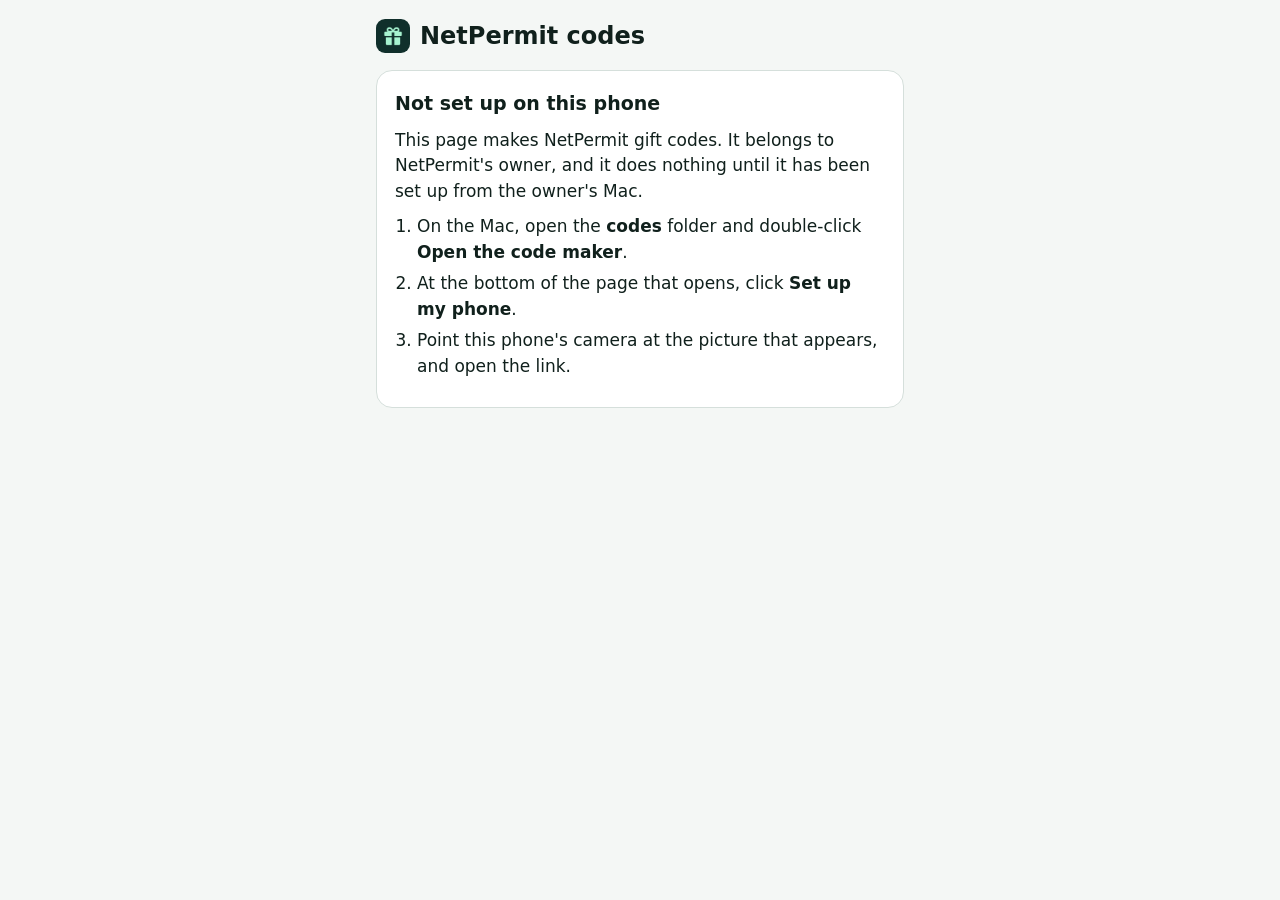
<file: maker.html>
<!doctype html>
<html lang="en">
<head>
<meta charset="utf-8">
<meta http-equiv="Content-Security-Policy" content="default-src &#x27;none&#x27;; script-src &#x27;sha256-9wECum9mWq9CWfocOMv4rL7bZEbzpw2tdsrkdQMjoQg=&#x27;; style-src &#x27;sha256-e536MginbBdAjGdqKJFLe8NurTq5miR6hAd1Px3ku3w=&#x27;; img-src &#x27;self&#x27; blob: data:; manifest-src &#x27;self&#x27;; base-uri &#x27;none&#x27;; form-action &#x27;none&#x27;">
<meta name="viewport" content="width=device-width, initial-scale=1, viewport-fit=cover">
<title>NetPermit codes</title>
<meta name="robots" content="noindex, nofollow">
<meta name="referrer" content="no-referrer">
<meta name="color-scheme" content="light dark">
<meta name="theme-color" content="#102F2B">
<meta name="netpermit-site" content="https://banzarti-art.github.io/netpermit-site">
<meta name="netpermit-keys" content="Ztsyy2N8AfqidL5e3GGQ3oBxYRWIVwTB1uAmsmQ8Aka9BCwVXnzGLWCpLAvKIbF0lum7YuUuoHyuOxRVBinRBA">
<link rel="manifest" href="maker.webmanifest">
<link rel="icon" href="assets/maker-192.png" type="image/png">
<link rel="apple-touch-icon" href="assets/maker-192.png">
<style>
:root { --bg:#f4f7f5; --card:#ffffff; --ink:#10201c; --soft:#52655f; --line:#d5dfdb; --accent:#176b55; --accent-ink:#ffffff; --pick:#dff3ea; --bad:#b3261e; }
@media (prefers-color-scheme: dark) {
  :root { --bg:#0c1513; --card:#14211e; --ink:#e9f2ee; --soft:#9db1aa; --line:#27403a; --accent:#7fd9b8; --accent-ink:#06231b; --pick:#1d3a32; --bad:#ffb4ab; }
}
* { box-sizing: border-box; }
html { -webkit-text-size-adjust: 100%; }
body { margin: 0; background: var(--bg); color: var(--ink); font: 17px/1.5 system-ui, -apple-system, "Segoe UI", Roboto, "Helvetica Neue", Arial, sans-serif; }
main { max-width: 560px; margin: 0 auto; padding: calc(18px + env(safe-area-inset-top)) 16px calc(48px + env(safe-area-inset-bottom)); }
.top { display: flex; align-items: center; justify-content: space-between; gap: 10px; }
h1 { font-size: 24px; margin: 0; display: flex; align-items: center; gap: 10px; }
h1 img { border-radius: 9px; }
h2 { font-size: 19px; margin: 0 0 10px; }
p, ol { margin: 0 0 10px; }
ol { padding-left: 22px; }
li { margin-bottom: 6px; }
.soft { color: var(--soft); font-size: 15px; }
.card { background: var(--card); border: 1px solid var(--line); border-radius: 16px; padding: 18px; margin-top: 16px; }
.row { display: flex; flex-wrap: wrap; gap: 10px; }
.gap { margin-top: 20px; }
button, a.button { font: inherit; border-radius: 12px; border: 1px solid var(--line); background: var(--card); color: var(--ink); padding: 12px 16px; min-height: 48px; cursor: pointer; text-decoration: none; display: inline-flex; align-items: center; justify-content: center; text-align: center; }
button.pick[aria-pressed="true"] { background: var(--pick); border-color: var(--accent); font-weight: 600; }
button.go, button.make { background: var(--accent); color: var(--accent-ink); border-color: var(--accent); font-weight: 650; }
button.make { flex: 1 1 calc(50% - 5px); flex-direction: column; font-size: 18px; padding: 14px 10px; }
button.make small { font-weight: 400; font-size: 13px; opacity: .85; }
button.link { border: 0; background: none; color: var(--accent); padding: 6px 0; min-height: 0; font-weight: 600; text-align: left; }
button.danger { color: var(--bad); }
button:disabled { opacity: .5; cursor: default; }
label { display: block; font-weight: 600; margin: 14px 0 6px; }
input { font: inherit; width: 100%; padding: 12px; border-radius: 10px; border: 1px solid var(--line); background: var(--bg); color: var(--ink); }
input.code { letter-spacing: .08em; text-transform: uppercase; }
input.amount { width: 6.5em; flex: 0 0 auto; }
select { font: inherit; padding: 12px; border-radius: 10px; border: 1px solid var(--line); background: var(--bg); color: var(--ink); }
#other-part { align-items: center; }
details { margin-top: 14px; }
summary { cursor: pointer; color: var(--accent); font-weight: 600; padding: 6px 0; }
.qr { background: #ffffff; border-radius: 12px; padding: 4px; margin: 4px auto 14px; max-width: 320px; }
.qr canvas { display: block; width: 100%; height: auto; image-rendering: pixelated; }
.mono { font: 13px/1.5 ui-monospace, "SF Mono", Menlo, Consolas, monospace; word-break: break-all; background: var(--bg); border: 1px solid var(--line); border-radius: 10px; padding: 10px 12px; margin: 6px 0 12px; -webkit-user-select: all; user-select: all; }
.problem { color: var(--bad); font-weight: 600; margin: 12px 0 0; min-height: 1.5em; }
.said { color: var(--accent); font-weight: 600; min-height: 1.5em; margin: 8px 0 0; }
ul.made { list-style: none; margin: 0; padding: 0; }
ul.made li { border-top: 1px solid var(--line); padding: 10px 0; margin: 0; }
ul.made li:first-child { border-top: 0; }
button.pick.two { flex-direction: column; align-items: flex-start; text-align: left; }
button.pick small { font-weight: 400; font-size: 13px; opacity: .8; }
.top h2 { margin: 0; }
dialog { border: 1px solid var(--line); border-radius: 16px; background: var(--card); color: var(--ink); max-width: 520px; width: calc(100% - 32px); padding: 20px; }
dialog::backdrop { background: rgba(0, 0, 0, .55); }
dialog ul { margin: 0 0 12px; padding-left: 20px; }
dialog li { margin-bottom: 10px; }
[hidden] { display: none !important; }
</style>
</head>
<body>
<main>
  <div class="top">
    <h1><img src="assets/maker-192.png" alt="" width="34" height="34">NetPermit codes</h1>
    <button id="lock" type="button" hidden>Lock</button>
  </div>

  <noscript><div class="card"><h2>This page needs JavaScript</h2><p>Switch it on in your browser's settings and open the page again.</p></div></noscript>

  <section class="card" id="unsupported" hidden>
    <h2>This browser cannot run the code maker</h2>
    <p>Open this page in Chrome or Samsung Internet, in a normal tab (not a private one), at its https address.</p>
  </section>

  <section class="card" id="closed" hidden>
    <h2>Not set up on this phone</h2>
    <p class="problem" id="closed-note" hidden></p>
    <p>This page makes NetPermit gift codes. It belongs to NetPermit's owner, and it does nothing until it has been set up from the owner's Mac.</p>
    <ol>
      <li>On the Mac, open the <strong>codes</strong> folder and double-click <strong>Open the code maker</strong>.</li>
      <li>At the bottom of the page that opens, click <strong>Set up my phone</strong>.</li>
      <li>Point this phone's camera at the picture that appears, and open the link.</li>
    </ol>
  </section>

  <section class="card" id="setup" hidden>
    <h2>Set up this phone</h2>
    <p class="problem" id="replacing" hidden>This phone already holds the key. Setting it up again replaces it.</p>
    <label for="setup-code">Setup code, shown on your Mac next to the picture</label>
    <input class="code" id="setup-code" type="text" autocomplete="off" autocapitalize="characters" autocorrect="off" spellcheck="false" maxlength="24" placeholder="XXXX-XXXX-XXXX">
    <label for="new-pin">Choose a PIN for this page</label>
    <input id="new-pin" type="password" inputmode="numeric" autocomplete="off" maxlength="64">
    <label for="new-pin-again">The same PIN again</label>
    <input id="new-pin-again" type="password" inputmode="numeric" autocomplete="off" maxlength="64">
    <p class="soft gap">Six digits or more; longer is safer. You type it each time you open this page. Nobody can recover it: if you forget it, set the phone up again from your Mac.</p>
    <p><button class="link" id="letters" type="button">Use letters as well as digits</button></p>
    <div class="row">
      <button class="go" id="do-setup" type="button">Set up</button>
      <button id="skip-setup" type="button">Not now</button>
    </div>
    <p class="problem" id="setup-problem" role="alert"></p>
  </section>

  <section class="card" id="locked" hidden>
    <h2>Enter your PIN</h2>
    <label for="pin">PIN</label>
    <input id="pin" type="password" inputmode="numeric" autocomplete="off" enterkeyhint="go" maxlength="64">
    <div class="row gap"><button class="go" id="unlock" type="button">Unlock</button></div>
    <p class="problem" id="pin-problem" role="alert"></p>
    <details>
      <summary>Forgotten the PIN?</summary>
      <p class="soft">It cannot be recovered. Remove the key from this phone, then set the phone up again from your Mac with a new PIN. Do the same if you have replaced the signing key on your Mac.</p>
      <button class="danger" id="forget-locked" type="button">Remove the key from this phone</button>
    </details>
  </section>

  <section id="open" hidden>
    <div class="card" id="hint" hidden>
      <h2>Keep this page on your home screen</h2>
      <p>Open your browser's menu and choose <strong>Add to Home screen</strong> (in Samsung Internet: <strong>Add page to</strong>, then <strong>Home screen</strong>). It then opens like an app. Use the same browser you set it up in.</p>
      <button id="hint-done" type="button">Got it</button>
    </div>

    <div class="card">
      <div class="top">
        <h2>1. Which plan?</h2>
        <button class="link" id="rules-open" type="button">How codes work</button>
      </div>
      <div class="row gap" id="plans">
        <button class="pick" type="button" data-plan="pro" aria-pressed="true">Pro (everything)</button>
        <button class="pick" type="button" data-plan="plus" aria-pressed="false">Plus</button>
      </div>

      <h2 class="gap">2. Who can use it?</h2>
      <div class="row" id="kinds">
        <button class="pick two" type="button" data-kind="any" aria-pressed="true">Any phone<small>has to be used in time</small></button>
        <button class="pick two" type="button" data-kind="one" aria-pressed="false">One phone only<small>never expires</small></button>
      </div>
      <div id="any-part">
        <label>If nobody uses it, it stops working after</label>
        <div class="row" id="within">
          <button class="pick" type="button" data-within="10m" aria-pressed="false">10 minutes</button>
          <button class="pick" type="button" data-within="1h" aria-pressed="false">1 hour</button>
          <button class="pick" type="button" data-within="48h" aria-pressed="true">48 hours</button>
          <button class="pick" type="button" data-within="14d" aria-pressed="false">14 days</button>
          <button class="pick" type="button" data-within="60d" aria-pressed="false">60 days</button>
          <button class="pick" type="button" data-within="other" aria-pressed="false">Other</button>
        </div>
        <div class="row gap" id="other-part" hidden>
          <input class="amount" id="other-amount" type="number" min="1" max="999999" step="1" value="30" inputmode="numeric" aria-label="How long">
          <select id="other-unit" aria-label="Minutes, hours or days">
            <option value="m">minutes</option>
            <option value="h">hours</option>
            <option value="d">days</option>
          </select>
          <span class="soft">From 5 minutes to 365 days.</span>
        </div>
        <p class="soft gap">Until then it works on every phone it reaches, so shorter is safer.</p>
        <p class="soft" id="short-note" hidden>A time that is not a whole number of days goes by the clock of the phone that uses the code, and that phone needs NetPermit build 10003 or newer. An older build says the code is not valid.</p>
      </div>
      <div id="one-part" hidden>
        <label for="phone">That phone's code</label>
        <input class="code" id="phone" type="text" autocomplete="off" autocapitalize="characters" autocorrect="off" spellcheck="false" maxlength="12" placeholder="Like K7QF-2M9X">
        <p class="soft gap">The person finds it in NetPermit: the gear, Plans, under "Have a code?". The code you make works on that phone and no other, so it cannot be passed on and it never expires.</p>
      </div>
      <label for="note">Who is it for? (a note for your own list)</label>
      <input id="note" type="text" autocomplete="off" maxlength="120" placeholder="For example: Sara, launch promoter">

      <h2 class="gap">3. Tap how long the plan should last</h2>
      <div class="row">
        <button class="make" type="button" data-days="7">7 days<small>a taste</small></button>
        <button class="make" type="button" data-days="30">30 days<small>time to really use it</small></button>
        <button class="make" type="button" data-days="365">1 year<small>a thank-you</small></button>
        <button class="make" type="button" data-days="0">For good<small>a permanent gift</small></button>
      </div>
      <p class="soft gap">The time starts when the person uses the code, not when you make it.</p>
      <p class="problem" id="problem" role="alert"></p>
    </div>

    <div class="card" id="result" hidden>
      <h2 id="what"></h2>
      <p class="soft" id="terms"></p>
      <div class="qr"><canvas id="qr" width="8" height="8" role="img" aria-label="QR picture of the link"></canvas></div>
      <p><strong>Send the link or show the picture.</strong> The person taps the link, or points their phone's camera at the picture, and NetPermit opens with the code filled in.</p>
      <div class="row">
        <button class="go" id="send" type="button">Send the link</button>
        <button id="send-picture" type="button">Send the picture</button>
        <button id="copy-link" type="button">Copy the link</button>
        <button id="copy-code" type="button">Copy the code</button>
        <a class="button" id="save" download="netpermit-code.png" hidden>Save the picture</a>
      </div>
      <p class="said" id="said" role="status"></p>
      <label>Link</label>
      <div class="mono" id="link"></div>
      <label>Code (they can also paste this under "Have a code?")</label>
      <div class="mono" id="code"></div>
      <p class="soft">This page does not keep the code. If you need it again, make a new one.</p>
    </div>

    <div class="card">
      <h2>Codes made on this phone</h2>
      <p class="soft" id="none">None yet.</p>
      <ul class="made" id="list"></ul>
      <button class="link" id="clear-list" type="button" hidden>Clear this list</button>
    </div>

    <div class="card">
      <h2>This phone</h2>
      <p class="soft">The key that signs codes is kept on this phone, locked with your PIN. The page locks itself two minutes after you leave it. If this phone is lost or sold, replace the signing key on your Mac.</p>
      <button class="danger" id="forget" type="button">Remove the key from this phone</button>
      <div id="forget-sure" hidden>
        <p class="problem">This removes the key and the list from this phone. You can set it up again from your Mac.</p>
        <div class="row">
          <button class="danger" id="forget-yes" type="button">Remove it</button>
          <button id="forget-no" type="button">Keep it</button>
        </div>
      </div>
    </div>
  </section>

  <dialog id="rules">
    <h2>How codes work</h2>
    <ul>
      <li><strong>One phone only.</strong> Works on that phone and no other, so it cannot be passed on. It never expires. You need that phone's code first: in NetPermit, the gear, Plans, under "Have a code?".</li>
      <li><strong>Any phone.</strong> Works on every phone it reaches until it stops: after 48 hours, or after the time you choose, from 5 minutes to 365 days. Send it to one person. Never post it.</li>
      <li><strong>Short times.</strong> A time in whole days works with every build. Any other time, such as 10 minutes or 1 hour, goes by the clock of the phone that uses the code, and that phone needs NetPermit build 10003 or newer.</li>
      <li><strong>Once per phone.</strong> A phone accepts a code one time. The 7 days, 30 days or year start when the code is used, not when you make it. If the app is erased and installed again, a code that has not stopped works again on that phone.</li>
      <li><strong>Sent is sent.</strong> A code cannot be cancelled. For anything valuable, above all a permanent gift, choose One phone only.</li>
      <li><strong>Gifts, not sales.</strong> Google requires anything sold in the app to go through Google Play.</li>
    </ul>
    <p class="soft">Why can a code for any phone not work just once? NetPermit has no server, so nothing can remember that a code was already used on someone else's phone. One phone only is how to get "once".</p>
    <button id="rules-close" type="button">Close</button>
  </dialog>
</main>
<script>
/* core:begin */
// Everything that makes a code, with nothing of the page in it, so that it can be run and checked
// outside a browser (validation/test_phone_maker.py). The formats are core:model GiftCodes and
// tools/gift_codes.py; the three must agree.
const core = (() => {
  'use strict';
  const ALPHABET = '0123456789ABCDEFGHJKMNPQRSTVWXYZ';
  const FIRST_DAY = 20454; // 2026-01-01, as days since 1970-01-01
  const PLANS = { plus: 1, pro: 2 };
  const DOMAIN = 'netpermit-gift-code-v1:';
  const SETUP_SECRET = 'netpermit-maker-setup-v1:';
  const PIN_SECRET = 'netpermit-maker-pin-v1:';
  const PIN_ITERATIONS = 2000000;
  // How long a new code can wait to be used (the owner's rule; tools/gift_codes.py has the same).
  const NEVER = FIRST_DAY + 0xFFFF;          // a code for one phone does not stop
  const WAITS = { '10m': 10, '1h': 60, '48h': 2880, '14d': 20160, '60d': 86400 }; // any phone: minutes
  const SHORTEST_WAIT = 5, LONGEST_WAIT = 365 * 1440;   // clocks disagree by minutes, so not less than five
  const TO_THE_MINUTE = 0x10;                // added to the plan number of a code that says its last minute
  const EC = { name: 'ECDSA', namedCurve: 'P-256' };
  const SIGN = { name: 'ECDSA', hash: 'SHA-256' };
  const utf8 = (text) => new TextEncoder().encode(text);

  function b32encode(bytes) {
    let out = '', held = 0, bits = 0;
    for (const byte of bytes) {
      held = (held << 8) | byte;
      bits += 8;
      while (bits >= 5) { out += ALPHABET[(held >>> (bits - 5)) & 31]; bits -= 5; }
      held &= (1 << bits) - 1;
    }
    if (bits > 0) out += ALPHABET[(held << (5 - bits)) & 31];
    return out;
  }

  function b32decode(text) {
    const out = [];
    let held = 0, bits = 0;
    for (let character of text) {
      character = character === 'O' ? '0' : (character === 'I' || character === 'L') ? '1' : character;
      const value = ALPHABET.indexOf(character);
      if (value < 0) return null;
      held = (held << 5) | value;
      bits += 5;
      if (bits >= 8) { out.push((held >>> (bits - 8)) & 255); bits -= 8; held &= (1 << bits) - 1; }
    }
    return Uint8Array.from(out);
  }

  const normalise = (text) => text.toUpperCase().replace(/[^A-Z0-9]/g, '');
  const setupCode = (text) => normalise(text).replace(/O/g, '0').replace(/[IL]/g, '1');

  function phoneBytes(text) {
    const tidy = normalise(text);
    if (tidy.length !== 8) return null;
    const bytes = b32decode(tidy);
    return bytes && bytes.length === 5 ? bytes : null;
  }

  function phoneText(bytes) {
    const text = b32encode(bytes);
    return text.slice(0, 4) + '-' + text.slice(4);
  }

  function b64u(bytes) {
    let text = '';
    for (const byte of bytes) text += String.fromCharCode(byte);
    return btoa(text).replace(/\+/g, '-').replace(/\//g, '_').replace(/=+$/, '');
  }

  function unb64u(text) {
    if (typeof text !== 'string' || !/^[A-Za-z0-9_-]+$/.test(text)) return null;
    try {
      const raw = atob(text.replace(/-/g, '+').replace(/_/g, '/'));
      return Uint8Array.from(raw, (character) => character.charCodeAt(0));
    } catch (unreadable) {
      return null;
    }
  }

  const hex = (bytes) => Array.from(bytes, (byte) => byte.toString(16).padStart(2, '0')).join('');

  // The local calendar day, as tools/gift_codes.py counts it.
  const epochDay = (date) => Math.floor(Date.UTC(date.getFullYear(), date.getMonth(), date.getDate()) / 86400000);
  const dayText = (day) => new Date(day * 86400000).toLocaleDateString('en-GB', { day: 'numeric', month: 'long', year: 'numeric', timeZone: 'UTC' });

  // When a new code stops. One phone: never, it cannot be passed on. Any phone: it works wherever
  // it lands, so it stops after [minutes]. A time in whole days is kept as a day, which every
  // build of the app reads: good to the end of the day (from midnight UTC) on which the time runs
  // out. Any other time is kept to the minute, for build 10003 and later: good to the end of the
  // minute in which it runs out.
  function lastUseFor(onePhone, minutes, nowMillis) {
    if (onePhone) return { lastDay: NEVER, lastMinute: null };
    const until = nowMillis + minutes * 60000;
    if (minutes % 1440 === 0) return { lastDay: Math.floor(until / 86400000), lastMinute: null };
    const minute = Math.floor(until / 60000);
    return { lastDay: Math.floor(minute / 1440), lastMinute: minute };
  }

  // A time such as 10m, 2h or 14d as minutes, if it is one the rule allows.
  function waitMinutes(text) {
    const found = /^\s*(\d{1,6})\s*([mhd])\s*$/.exec(String(text).toLowerCase());
    if (!found) return null;
    const minutes = Number(found[1]) * { m: 1, h: 60, d: 1440 }[found[2]];
    return minutes >= SHORTEST_WAIT && minutes <= LONGEST_WAIT ? minutes : null;
  }

  // When a code stops being usable, in this phone's own time.
  function endsText(lastDay, lastMinute) {
    if (lastMinute === null || lastMinute === undefined) {
      if (lastDay >= NEVER) return 'never';
    }
    // A code that says only a day is refused the moment that day, from midnight UTC, is over.
    const end = lastMinute === null || lastMinute === undefined ? new Date((lastDay + 1) * 86400000) : new Date(lastMinute * 60000);
    return end.toLocaleDateString('en-GB', { weekday: 'long' }) + ' ' + end.getDate() + ' ' + end.toLocaleDateString('en-GB', { month: 'long' }) + ', ' +
      end.toLocaleTimeString('en-US', { hour: 'numeric', minute: '2-digit' }).replace(/\s/g, ' ');
  }
  const termsText = (ends, phone) => (phone ? 'Works on the phone ' + phone + ' only' : 'Works on any phone') +
    (ends === 'never' ? '. It does not expire.' : ', until ' + ends + '.');

  // ---- the key, locked ----------------------------------------------------------------------
  // A locked key is 53 bytes: a version (1), sixteen bytes of salt, the number of PBKDF2 rounds,
  // and the key's secret number with a pad laid over it. The pad comes from a secret someone
  // types, the salt and the rounds. Nothing here says whether a secret is right: that is found by
  // seeing whether the number that comes out signs for a key the app accepts.
  function parseLocked(bytes) {
    if (!bytes || bytes.length !== 53 || bytes[0] !== 1) return null;
    const rounds = ((bytes[17] << 24) | (bytes[18] << 16) | (bytes[19] << 8) | bytes[20]) >>> 0;
    if (rounds < 1000 || rounds > 20000000) return null;
    return { salt: bytes.slice(1, 17), rounds, covered: bytes.slice(21, 53) };
  }

  async function pad(secret, salt, rounds) {
    const material = await crypto.subtle.importKey('raw', utf8(secret), 'PBKDF2', false, ['deriveBits']);
    return new Uint8Array(await crypto.subtle.deriveBits({ name: 'PBKDF2', hash: 'SHA-256', salt, iterations: rounds }, material, 256));
  }

  async function unlock(locked, secret) {
    const cover = await pad(secret, locked.salt, locked.rounds);
    const number = new Uint8Array(32);
    for (let i = 0; i < 32; i++) number[i] = locked.covered[i] ^ cover[i];
    cover.fill(0);
    return number;
  }

  async function lock(number, secret, rounds) {
    const salt = crypto.getRandomValues(new Uint8Array(16));
    const cover = await pad(secret, salt, rounds);
    const out = new Uint8Array(53);
    out[0] = 1;
    out.set(salt, 1);
    out[17] = rounds >>> 24; out[18] = (rounds >>> 16) & 255; out[19] = (rounds >>> 8) & 255; out[20] = rounds & 255;
    for (let i = 0; i < 32; i++) out[21 + i] = number[i] ^ cover[i];
    cover.fill(0);
    return out;
  }

  // PKCS#8 for a P-256 key: this, the secret number, PKCS8_MIDDLE, then the public point.
  const PKCS8_START = Uint8Array.from([0x30, 0x81, 0x87, 0x02, 0x01, 0x00, 0x30, 0x13, 0x06, 0x07, 0x2a, 0x86, 0x48, 0xce, 0x3d, 0x02, 0x01,
    0x06, 0x08, 0x2a, 0x86, 0x48, 0xce, 0x3d, 0x03, 0x01, 0x07, 0x04, 0x6d, 0x30, 0x6b, 0x02, 0x01, 0x01, 0x04, 0x20]);
  const PKCS8_MIDDLE = Uint8Array.from([0xa1, 0x44, 0x03, 0x42, 0x00, 0x04]);

  // The signing key for [number], if it belongs to one of the public keys the app accepts
  // ([points]: 64 bytes each). A wrong PIN gives a number that belongs to none of them.
  async function keysFor(number, points) {
    for (const point of points) {
      const der = new Uint8Array(138);
      der.set(PKCS8_START, 0);
      der.set(number, 36);
      der.set(PKCS8_MIDDLE, 68);
      der.set(point, 74);
      try {
        const signer = await crypto.subtle.importKey('pkcs8', der, EC, false, ['sign']);
        const open = new Uint8Array(65);
        open[0] = 4;
        open.set(point, 1);
        const verifier = await crypto.subtle.importKey('raw', open, EC, false, ['verify']);
        const probe = crypto.getRandomValues(new Uint8Array(32));
        const signature = await crypto.subtle.sign(SIGN, signer, probe);
        if (await crypto.subtle.verify(SIGN, verifier, signature, probe)) return { signer, verifier };
      } catch (notThisOne) {
        // Not this key, or not the right secret.
      } finally {
        der.fill(0);
      }
    }
    return null;
  }

  // ---- a code -------------------------------------------------------------------------------
  // wanted: { plan: 'pro' | 'plus', days: 0 for good, lastDay: epoch day, phone: 5 bytes or null,
  //           lastMinute: epoch minute for a code timed to the minute, else null }
  async function compose(keys, wanted) {
    const last = wanted.lastDay - FIRST_DAY;
    const whole = (value) => Number.isInteger(value) && value >= 0 && value <= 0xFFFF;
    if (!(wanted.plan in PLANS) || !whole(wanted.days) || !whole(last)) throw new Error('outside what a code can hold');
    const payload = new Uint8Array(16);
    payload[0] = PLANS[wanted.plan];
    payload[1] = wanted.days >>> 8; payload[2] = wanted.days & 255;
    payload[3] = last >>> 8; payload[4] = last & 255;
    payload.set(crypto.getRandomValues(new Uint8Array(6)), 5);
    if (wanted.lastMinute !== null && wanted.lastMinute !== undefined) {
      // Timed to the minute: for any phone, with the minute where a phone would go.
      const count = wanted.lastMinute - FIRST_DAY * 1440;
      if (wanted.phone || !Number.isInteger(count) || count < 0 || Math.floor(wanted.lastMinute / 1440) !== wanted.lastDay) throw new Error('outside what a code can hold');
      payload[0] |= TO_THE_MINUTE;
      payload[11] = Math.floor(count / 4294967296) & 255;
      payload[12] = (count >>> 24) & 255; payload[13] = (count >>> 16) & 255; payload[14] = (count >>> 8) & 255; payload[15] = count & 255;
    }
    if (wanted.phone) payload.set(wanted.phone, 11);
    const prefix = utf8(DOMAIN);
    const message = new Uint8Array(prefix.length + payload.length);
    message.set(prefix, 0);
    message.set(payload, prefix.length);
    const signature = new Uint8Array(await crypto.subtle.sign(SIGN, keys.signer, message));
    if (signature.length !== 64 || !(await crypto.subtle.verify(SIGN, keys.verifier, signature, message))) throw new Error('the code did not check');
    const body = new Uint8Array(80);
    body.set(payload, 0);
    body.set(signature, 16);
    const text = b32encode(body);
    return { code: 'NP1-' + text.match(/.{1,5}/g).join('-'), compact: 'NP1' + text, serial: hex(payload.slice(5, 11)) };
  }

  // ---- a QR picture -------------------------------------------------------------------------
  // Text to a QR code: bytes, error correction level M, versions 1 to 20, as ISO/IEC 18004 lays
  // it out. Returns { size, dark } where dark[y * size + x] is 1 for a dark square.
  const QR_EC = [0, 10, 16, 26, 18, 24, 16, 18, 22, 22, 26, 30, 22, 22, 24, 24, 28, 28, 26, 26, 26];
  const QR_BLOCKS = [0, 1, 1, 1, 2, 2, 4, 4, 4, 5, 5, 5, 8, 9, 9, 10, 10, 11, 13, 14, 16];

  function qrSquares(version) {
    let count = (16 * version + 128) * version + 64;
    if (version >= 2) {
      const marks = Math.floor(version / 7) + 2;
      count -= (25 * marks - 10) * marks - 55;
      if (version >= 7) count -= 36;
    }
    return count;
  }

  function gfTimes(x, y) {
    let z = 0;
    for (let i = 7; i >= 0; i--) {
      z = (z << 1) ^ ((z >>> 7) * 0x11D);
      z ^= ((y >>> i) & 1) * x;
    }
    return z;
  }

  function rsDivisor(degree) {
    const out = new Uint8Array(degree);
    out[degree - 1] = 1;
    let root = 1;
    for (let i = 0; i < degree; i++) {
      for (let j = 0; j < degree; j++) {
        out[j] = gfTimes(out[j], root);
        if (j + 1 < degree) out[j] ^= out[j + 1];
      }
      root = gfTimes(root, 2);
    }
    return out;
  }

  function rsRemainder(data, divisor) {
    const out = new Uint8Array(divisor.length);
    for (const byte of data) {
      const factor = byte ^ out[0];
      out.copyWithin(0, 1);
      out[out.length - 1] = 0;
      for (let i = 0; i < divisor.length; i++) out[i] ^= gfTimes(divisor[i], factor);
    }
    return out;
  }

  const QR_MASKS = [
    (x, y) => (x + y) % 2 === 0,
    (x, y) => y % 2 === 0,
    (x, y) => x % 3 === 0,
    (x, y) => (x + y) % 3 === 0,
    (x, y) => (Math.floor(x / 3) + Math.floor(y / 2)) % 2 === 0,
    (x, y) => (x * y) % 2 + (x * y) % 3 === 0,
    (x, y) => ((x * y) % 2 + (x * y) % 3) % 2 === 0,
    (x, y) => ((x + y) % 2 + (x * y) % 3) % 2 === 0,
  ];

  function qr(text, forcedMask) {
    const data = utf8(text);
    let version = 1, room = 0;
    for (; version <= 20; version++) {
      room = Math.floor(qrSquares(version) / 8) - QR_EC[version] * QR_BLOCKS[version];
      if (4 + (version < 10 ? 8 : 16) + data.length * 8 <= room * 8) break;
    }
    if (version > 20) throw new Error('too long for a QR picture');

    // The message: "bytes follow", how many, the bytes, an end mark, then filler to the brim.
    const bits = [];
    const put = (value, count) => { for (let i = count - 1; i >= 0; i--) bits.push((value >>> i) & 1); };
    put(4, 4);
    put(data.length, version < 10 ? 8 : 16);
    for (const byte of data) put(byte, 8);
    put(0, Math.min(4, room * 8 - bits.length));
    put(0, (8 - bits.length % 8) % 8);
    for (let filler = 0xEC; bits.length < room * 8; filler ^= 0xEC ^ 0x11) put(filler, 8);
    const words = new Uint8Array(room);
    bits.forEach((bit, i) => { words[i >>> 3] |= bit << (7 - (i & 7)); });

    // Cut into blocks, each with its own correction bytes, and deal them out in turn.
    const blocks = QR_BLOCKS[version], extra = QR_EC[version];
    const total = Math.floor(qrSquares(version) / 8);
    const shortBlocks = blocks - total % blocks, shortLength = Math.floor(total / blocks) - extra;
    const divisor = rsDivisor(extra);
    const parts = [];
    for (let i = 0, at = 0; i < blocks; i++) {
      const length = shortLength + (i < shortBlocks ? 0 : 1);
      const piece = words.subarray(at, at + length);
      at += length;
      parts.push({ data: piece, check: rsRemainder(piece, divisor) });
    }
    const stream = [];
    for (let i = 0; i <= shortLength; i++) for (const part of parts) if (i < part.data.length) stream.push(part.data[i]);
    for (let i = 0; i < extra; i++) for (const part of parts) stream.push(part.check[i]);

    // The fixed parts of the picture.
    const size = version * 4 + 17;
    const dark = new Uint8Array(size * size), fixed = new Uint8Array(size * size);
    const set = (x, y, on) => { dark[y * size + x] = on ? 1 : 0; fixed[y * size + x] = 1; };
    for (let i = 0; i < size; i++) { set(6, i, i % 2 === 0); set(i, 6, i % 2 === 0); }
    for (const [cx, cy] of [[3, 3], [size - 4, 3], [3, size - 4]]) {
      for (let dy = -4; dy <= 4; dy++) for (let dx = -4; dx <= 4; dx++) {
        const x = cx + dx, y = cy + dy, ring = Math.max(Math.abs(dx), Math.abs(dy));
        if (x >= 0 && x < size && y >= 0 && y < size) set(x, y, ring !== 2 && ring !== 4);
      }
    }
    const marks = [];
    if (version > 1) {
      const count = Math.floor(version / 7) + 2;
      const step = Math.ceil((version * 4 + 4) / (count * 2 - 2)) * 2;
      marks.push(6);
      for (let at = version * 4 + 10; marks.length < count; at -= step) marks.splice(1, 0, at);
    }
    for (let i = 0; i < marks.length; i++) for (let j = 0; j < marks.length; j++) {
      if ((i === 0 && j === 0) || (i === 0 && j === marks.length - 1) || (i === marks.length - 1 && j === 0)) continue;
      for (let dy = -2; dy <= 2; dy++) for (let dx = -2; dx <= 2; dx++) set(marks[i] + dx, marks[j] + dy, Math.max(Math.abs(dx), Math.abs(dy)) !== 1);
    }
    const format = (mask) => {
      let rest = mask; // level M is 00, so the five bits are the mask's number
      for (let i = 0; i < 10; i++) rest = (rest << 1) ^ ((rest >>> 9) * 0x537);
      const word = ((mask << 10) | rest) ^ 0x5412;
      const bit = (i) => ((word >>> i) & 1) === 1;
      for (let i = 0; i <= 5; i++) set(8, i, bit(i));
      set(8, 7, bit(6)); set(8, 8, bit(7)); set(7, 8, bit(8));
      for (let i = 9; i < 15; i++) set(14 - i, 8, bit(i));
      for (let i = 0; i < 8; i++) set(size - 1 - i, 8, bit(i));
      for (let i = 8; i < 15; i++) set(8, size - 15 + i, bit(i));
      set(8, size - 8, true);
    };
    format(0);
    if (version >= 7) {
      let rest = version;
      for (let i = 0; i < 12; i++) rest = (rest << 1) ^ ((rest >>> 11) * 0x1F25);
      const word = (version << 12) | rest;
      for (let i = 0; i < 18; i++) {
        const on = ((word >>> i) & 1) === 1, a = size - 11 + i % 3, b = Math.floor(i / 3);
        set(a, b, on);
        set(b, a, on);
      }
    }

    // The message, snaking up and down from the bottom right.
    let at = 0;
    for (let right = size - 1; right >= 1; right -= 2) {
      if (right === 6) right = 5;
      for (let step = 0; step < size; step++) for (let j = 0; j < 2; j++) {
        const x = right - j, y = ((right + 1) & 2) === 0 ? size - 1 - step : step;
        if (!fixed[y * size + x] && at < stream.length * 8) {
          dark[y * size + x] = (stream[at >>> 3] >>> (7 - (at & 7))) & 1;
          at++;
        }
      }
    }

    // A mask breaks up patterns a reader would stumble on. Try all eight and keep the calmest.
    const flip = (mask) => {
      for (let y = 0; y < size; y++) for (let x = 0; x < size; x++) if (!fixed[y * size + x] && QR_MASKS[mask](x, y)) dark[y * size + x] ^= 1;
    };
    const penalty = () => {
      let score = 0;
      const line = new Uint8Array(size);
      const lines = (get) => {
        for (let a = 0; a < size; a++) {
          for (let b = 0; b < size; b++) line[b] = get(a, b);
          let run = 1;
          for (let b = 1; b <= size; b++) {
            if (b < size && line[b] === line[b - 1]) run++;
            else { if (run >= 5) score += run - 2; run = 1; }
          }
          for (let b = 0; b + 11 <= size; b++) {
            const s = (i) => line[b + i];
            if (s(0) && !s(1) && s(2) && s(3) && s(4) && !s(5) && s(6) && !s(7) && !s(8) && !s(9) && !s(10)) score += 40;
            if (!s(0) && !s(1) && !s(2) && !s(3) && s(4) && !s(5) && s(6) && s(7) && s(8) && !s(9) && s(10)) score += 40;
          }
        }
      };
      lines((a, b) => dark[a * size + b]);
      lines((a, b) => dark[b * size + a]);
      for (let y = 0; y < size - 1; y++) for (let x = 0; x < size - 1; x++) {
        const corner = dark[y * size + x];
        if (corner === dark[y * size + x + 1] && corner === dark[(y + 1) * size + x] && corner === dark[(y + 1) * size + x + 1]) score += 3;
      }
      let count = 0;
      for (const square of dark) count += square;
      score += Math.max(0, Math.ceil(Math.abs(count * 20 - size * size * 10) / (size * size)) - 1) * 10;
      return score;
    };
    let best = 0;
    if (forcedMask === undefined) {
      let least = Infinity;
      for (let mask = 0; mask < 8; mask++) {
        flip(mask);
        format(mask);
        const score = penalty();
        if (score < least) { least = score; best = mask; }
        flip(mask);
      }
    } else {
      best = forcedMask;
    }
    flip(best);
    format(best);
    return { size, version, mask: best, dark };
  }

  return { FIRST_DAY, NEVER, WAITS, SETUP_SECRET, PIN_SECRET, PIN_ITERATIONS, b32encode, b32decode, normalise, setupCode, phoneBytes, phoneText,
    b64u, unb64u, hex, epochDay, dayText, lastUseFor, waitMinutes, endsText, termsText, parseLocked, unlock, lock, keysFor, compose, qr };
})();
/* core:end */

// The page itself.
(() => {
  'use strict';
  const $ = (id) => document.getElementById(id);
  if (window.top !== window.self) return; // never inside someone else's page

  const STORE = 'netpermit.maker.v1', MADE = 'netpermit.maker.made.v1';
  const LOCK_AFTER = 120000, MOST_WRONG = 10, MOST_LISTED = 200;
  const SECTIONS = ['unsupported', 'closed', 'setup', 'locked', 'open'];
  const LASTS = { 0: 'for good', 7: '7 days', 30: '30 days', 365: '1 year' };

  const meta = (name) => { const tag = document.querySelector('meta[name="' + name + '"]'); return tag ? tag.content : ''; };
  const site = meta('netpermit-site').replace(/\/+$/, '');
  const points = meta('netpermit-keys').split(',').map((text) => core.unb64u(text.trim())).filter((point) => point && point.length === 64);

  const read = (name) => { try { return JSON.parse(localStorage.getItem(name) || 'null'); } catch (unreadable) { return null; } };
  const write = (name, value) => { try { localStorage.setItem(name, JSON.stringify(value)); return true; } catch (refused) { return false; } };
  const erase = (name) => { try { localStorage.removeItem(name); } catch (refused) { /* nothing to remove */ } };
  const keeps = () => { try { localStorage.setItem(STORE + '.probe', '1'); localStorage.removeItem(STORE + '.probe'); return true; } catch (refused) { return false; } };

  // The setup picture's link carries the locked key after the #. Take it out of the address at
  // once, so it is not left in the address bar or in what the browser shows of this page.
  let offered = null, damaged = false;
  function takeFromAddress() {
    const address = location.hash || '';
    if (address.indexOf('#s=') === 0) {
      offered = core.parseLocked(core.unb64u(address.slice(3)));
      damaged = offered === null;
    }
    if (address) history.replaceState(null, '', location.pathname + location.search);
    return address.indexOf('#s=') === 0;
  }
  takeFromAddress();

  const usable = window.isSecureContext && window.crypto && crypto.subtle && points.length > 0 && keeps();
  let keys = null;      // the signing key, while the page is unlocked
  let hiddenAt = 0;
  let made = null;      // the code on the screen
  let saved = '';       // the address of its picture, for "Save the picture"
  let letters = false;
  const choice = { plan: 'pro', kind: 'any', within: '48h' };

  const say = (id, text) => { $(id).textContent = text; };
  const busy = (on) => { for (const button of document.querySelectorAll('button')) button.disabled = on; };

  function show(name) {
    for (const id of SECTIONS) $(id).hidden = id !== name;
    $('lock').hidden = name !== 'open';
    window.scrollTo(0, 0);
  }

  function keyboard(withLetters) {
    letters = withLetters;
    for (const id of ['new-pin', 'new-pin-again', 'pin']) $(id).setAttribute('inputmode', withLetters ? 'text' : 'numeric');
    say('letters', withLetters ? 'Use digits only' : 'Use letters as well as digits');
  }

  function route() {
    if (!usable) return show('unsupported');
    if (offered) {
      $('replacing').hidden = !read(STORE);
      return show('setup');
    }
    if (keys) return openMaker();
    const record = read(STORE);
    if (record) {
      keyboard(record.letters === true);
      return show('locked');
    }
    if (damaged) { say('closed-note', 'That setup link is damaged. Point the camera at the picture on your Mac again.'); $('closed-note').hidden = false; }
    show('closed');
  }

  function openMaker() {
    const record = read(STORE) || {};
    const standalone = window.matchMedia && window.matchMedia('(display-mode: standalone)').matches;
    $('hint').hidden = standalone || record.hinted === true;
    for (const id of ['send', 'send-picture']) $(id).hidden = typeof navigator.share !== 'function';
    list();
    show('open');
  }

  function forget() {
    keys = null;
    clearResult();
    erase(STORE);
    erase(MADE);
    $('forget-sure').hidden = true;
    route();
  }

  function clearResult() {
    made = null;
    if (saved) { URL.revokeObjectURL(saved); saved = ''; }
    $('result').hidden = true;
    for (const id of ['what', 'terms', 'link', 'code', 'said', 'problem']) say(id, '');
    const canvas = $('qr');
    canvas.width = 8;
    canvas.height = 8;
    $('save').hidden = true;
    $('save').removeAttribute('href');
  }

  function lockNow() {
    keys = null;
    clearResult();
    $('phone').value = '';
    $('note').value = '';
    route();
  }

  // ---- setting up ---------------------------------------------------------------------------
  $('letters').addEventListener('click', () => keyboard(!letters));
  $('skip-setup').addEventListener('click', () => { offered = null; route(); });
  $('do-setup').addEventListener('click', async () => {
    const code = core.setupCode($('setup-code').value);
    const pin = $('new-pin').value;
    if (code.length !== 12) return say('setup-problem', 'The setup code is twelve letters and digits. It is on your Mac, next to the picture.');
    if (pin.length < 6) return say('setup-problem', 'Choose a PIN of six digits or more.');
    if (pin !== $('new-pin-again').value) return say('setup-problem', 'The two PINs are not the same.');
    say('setup-problem', 'Working…');
    busy(true);
    try {
      const number = await core.unlock(offered, core.SETUP_SECRET + code);
      const found = await core.keysFor(number, points);
      if (!found) {
        number.fill(0);
        return say('setup-problem', 'That setup code does not open this picture. The code and the picture come as a pair: if you clicked "Set up my phone" again on your Mac, point the camera at the new picture.');
      }
      const locked = await core.lock(number, core.PIN_SECRET + pin, core.PIN_ITERATIONS);
      number.fill(0);
      if (!write(STORE, { v: 1, key: core.b64u(locked), letters, wrong: 0 })) {
        return say('setup-problem', 'This browser would not keep the key. Use a normal tab, not a private one.');
      }
      keys = found;
      offered = null;
      for (const id of ['setup-code', 'new-pin', 'new-pin-again']) $(id).value = '';
      say('setup-problem', '');
      route();
    } catch (failure) {
      say('setup-problem', 'That did not work. Close this page and point the camera at the picture again.');
    } finally {
      busy(false);
    }
  });

  // ---- unlocking ----------------------------------------------------------------------------
  async function unlock() {
    const record = read(STORE);
    if (!record) return route();
    const pin = $('pin').value;
    if (!pin) return;
    say('pin-problem', 'Working…');
    busy(true);
    try {
      const locked = core.parseLocked(core.unb64u(record.key));
      const number = locked ? await core.unlock(locked, core.PIN_SECRET + pin) : null;
      const found = number ? await core.keysFor(number, points) : null;
      if (number) number.fill(0);
      $('pin').value = '';
      if (!found) {
        record.wrong = (record.wrong || 0) + 1;
        if (record.wrong >= MOST_WRONG) {
          erase(STORE);
          say('pin-problem', '');
          say('closed-note', 'Ten wrong PINs in a row: the key has been removed from this phone. Set it up again from your Mac.');
          $('closed-note').hidden = false;
          return route();
        }
        write(STORE, record);
        const left = MOST_WRONG - record.wrong;
        return say('pin-problem', 'That PIN is not right. ' + left + (left === 1 ? ' try' : ' tries') + ' left before this phone forgets the key.');
      }
      if (record.wrong) { record.wrong = 0; write(STORE, record); }
      keys = found;
      say('pin-problem', '');
      route();
    } catch (failure) {
      say('pin-problem', 'That did not work. Try again.');
    } finally {
      busy(false);
    }
  }
  $('unlock').addEventListener('click', unlock);
  $('pin').addEventListener('keydown', (event) => { if (event.key === 'Enter') unlock(); });
  $('forget-locked').addEventListener('click', forget);

  // ---- making a code ------------------------------------------------------------------------
  function pick(group, key, value) {
    $(group).addEventListener('click', (event) => {
      const button = event.target.closest('button.pick');
      if (!button) return;
      choice[key] = value(button);
      for (const other of $(group).querySelectorAll('button.pick')) other.setAttribute('aria-pressed', String(other === button));
    });
  }
  pick('plans', 'plan', (button) => button.dataset.plan);
  pick('kinds', 'kind', (button) => button.dataset.kind);
  pick('within', 'within', (button) => button.dataset.within);
  // What "Other" stands for: the number and the unit as one word, "25m", "3h" or "5d".
  function chosenWait() {
    if (choice.within !== 'other') return choice.within;
    const amount = Math.floor(Number($('other-amount').value));
    return (amount > 0 ? amount : 0) + $('other-unit').value;
  }
  // Whole days are read by every build; anything else needs the newer one, and the page says so.
  function showWaitNotes() {
    $('other-part').hidden = choice.within !== 'other';
    const minutes = core.waitMinutes(chosenWait());
    $('short-note').hidden = minutes === null || minutes % 1440 === 0;
  }
  $('within').addEventListener('click', showWaitNotes);
  $('other-amount').addEventListener('input', showWaitNotes);
  $('other-unit').addEventListener('change', showWaitNotes);
  $('kinds').addEventListener('click', () => {
    $('any-part').hidden = choice.kind !== 'any';
    $('one-part').hidden = choice.kind !== 'one';
  });
  $('rules-open').addEventListener('click', () => $('rules').showModal());
  $('rules-close').addEventListener('click', () => $('rules').close());

  function paint(canvas, picture, scale) {
    const quiet = 4, side = (picture.size + quiet * 2) * scale;
    canvas.width = side;
    canvas.height = side;
    const pen = canvas.getContext('2d');
    pen.fillStyle = '#ffffff';
    pen.fillRect(0, 0, side, side);
    pen.fillStyle = '#000000';
    for (let y = 0; y < picture.size; y++) for (let x = 0; x < picture.size; x++) {
      if (picture.dark[y * picture.size + x]) pen.fillRect((x + quiet) * scale, (y + quiet) * scale, scale, scale);
    }
  }

  function list() {
    const rows = read(MADE) || [];
    $('none').hidden = rows.length > 0;
    $('clear-list').hidden = rows.length === 0;
    const body = $('list');
    body.textContent = '';
    for (const row of rows) {
      const line = document.createElement('li');
      const what = document.createElement('strong');
      what.textContent = row.plan + ', ' + row.lasts + (row.note ? '  ·  ' + row.note : '');
      const rest = document.createElement('div');
      rest.className = 'soft';
      rest.textContent = 'Made ' + row.on + '  ·  ' + (row.useBy === 'never' ? 'never expires' : 'use by ' + row.useBy) + (row.phone ? '  ·  phone ' + row.phone : '');
      line.appendChild(what);
      line.appendChild(rest);
      body.appendChild(line);
    }
  }

  async function make(days) {
    say('problem', '');
    if (!keys) return lockNow();
    const onePhone = choice.kind === 'one';
    let phone = null;
    if (onePhone) {
      phone = core.phoneBytes($('phone').value.trim());
      if (!phone) return say('problem', 'Type that phone\'s code first. It is eight letters and digits, shown in NetPermit on the Plans page under "Have a code?", for example K7QF-2M9X.');
    }
    // One of the buttons, or "Other": a number and a unit, between five minutes and a year. A time
    // that is not whole days is kept to the minute, which build 10003 and later read; the page
    // says so beside the choice and again with the code.
    const wait = onePhone ? null : core.waitMinutes(chosenWait());
    if (!onePhone && wait === null) return say('problem', 'Choose how long it can wait to be used: from 5 minutes to 365 days.');
    const note = $('note').value.trim().slice(0, 120);
    const now = new Date();
    const last = core.lastUseFor(onePhone, wait, now.getTime());
    busy(true);
    try {
      const code = await core.compose(keys, { plan: choice.plan, days, lastDay: last.lastDay, lastMinute: last.lastMinute, phone });
      const fresh = {
        code: code.code, link: site + '/redeem.html#' + code.compact, plan: choice.plan === 'pro' ? 'Pro' : 'Plus',
        lasts: LASTS[days], useBy: core.endsText(last.lastDay, last.lastMinute), phone: phone ? core.phoneText(phone) : '', note,
      };
      // The list says what was given to whom. It never holds a code.
      const rows = read(MADE) || [];
      rows.unshift({ on: core.dayText(core.epochDay(now)), plan: fresh.plan, lasts: fresh.lasts, useBy: fresh.useBy, phone: fresh.phone, note, serial: code.serial });
      write(MADE, rows.slice(0, MOST_LISTED));
      clearResult();
      made = fresh;
      say('what', 'NetPermit ' + fresh.plan + ', ' + fresh.lasts + (note ? '  ·  for ' + note : ''));
      say('terms', core.termsText(fresh.useBy, fresh.phone) + (last.lastMinute === null ? '' : ' Timed to the minute: their NetPermit must be build 10003 or newer.'));
      say('link', fresh.link);
      say('code', fresh.code);
      paint($('qr'), core.qr(fresh.link), 8);
      made.picture = await new Promise((resolve) => $('qr').toBlob(resolve, 'image/png'));
      if (made.picture) {
        saved = URL.createObjectURL(made.picture);
        $('save').href = saved;
        $('save').hidden = false;
      }
      $('result').hidden = false;
      list();
      $('result').scrollIntoView({ behavior: 'smooth', block: 'start' });
    } catch (failure) {
      say('problem', 'The code could not be made. Lock the page, unlock it and try again.');
    } finally {
      busy(false);
    }
  }
  for (const button of document.querySelectorAll('button.make')) button.addEventListener('click', () => make(Number(button.dataset.days)));

  const words = () => 'A NetPermit ' + made.plan + ' code for you (' + made.lasts + '). Open this link on your Android phone' +
    (made.useBy === 'never' ? ':' : ' before ' + made.useBy + ':');
  async function copy(text, what) {
    try { await navigator.clipboard.writeText(text); say('said', what + ' copied'); }
    catch (refused) { say('said', 'Press and hold it below, then copy'); }
  }
  $('copy-link').addEventListener('click', () => { if (made) copy(made.link, 'Link'); });
  $('copy-code').addEventListener('click', () => { if (made) copy(made.code, 'Code'); });
  $('send').addEventListener('click', async () => {
    if (!made) return;
    try { await navigator.share({ text: words() + '\n' + made.link }); } catch (closed) { /* the person closed the sheet */ }
  });
  $('send-picture').addEventListener('click', async () => {
    if (!made || !made.picture) return;
    const file = new File([made.picture], 'netpermit-code.png', { type: 'image/png' });
    if (!navigator.canShare || !navigator.canShare({ files: [file] })) return say('said', 'This browser cannot send a picture. Use "Save the picture" instead.');
    try { await navigator.share({ files: [file], text: words() }); } catch (closed) { /* the person closed the sheet */ }
  });
  $('clear-list').addEventListener('click', () => { erase(MADE); list(); });

  // ---- locking and forgetting ---------------------------------------------------------------
  $('lock').addEventListener('click', lockNow);
  $('hint-done').addEventListener('click', () => {
    const record = read(STORE);
    if (record) { record.hinted = true; write(STORE, record); }
    $('hint').hidden = true;
  });
  $('forget').addEventListener('click', () => { $('forget-sure').hidden = false; });
  $('forget-no').addEventListener('click', () => { $('forget-sure').hidden = true; });
  $('forget-yes').addEventListener('click', forget);
  // The link can also arrive while the page is already open: the browser then changes the address
  // without loading the page again.
  window.addEventListener('hashchange', () => { if (takeFromAddress()) route(); });
  document.addEventListener('visibilitychange', () => {
    if (document.hidden) hiddenAt = Date.now();
    else if (keys && hiddenAt && Date.now() - hiddenAt > LOCK_AFTER) lockNow();
  });

  route();
})();
</script>
</body>
</html>
</file>
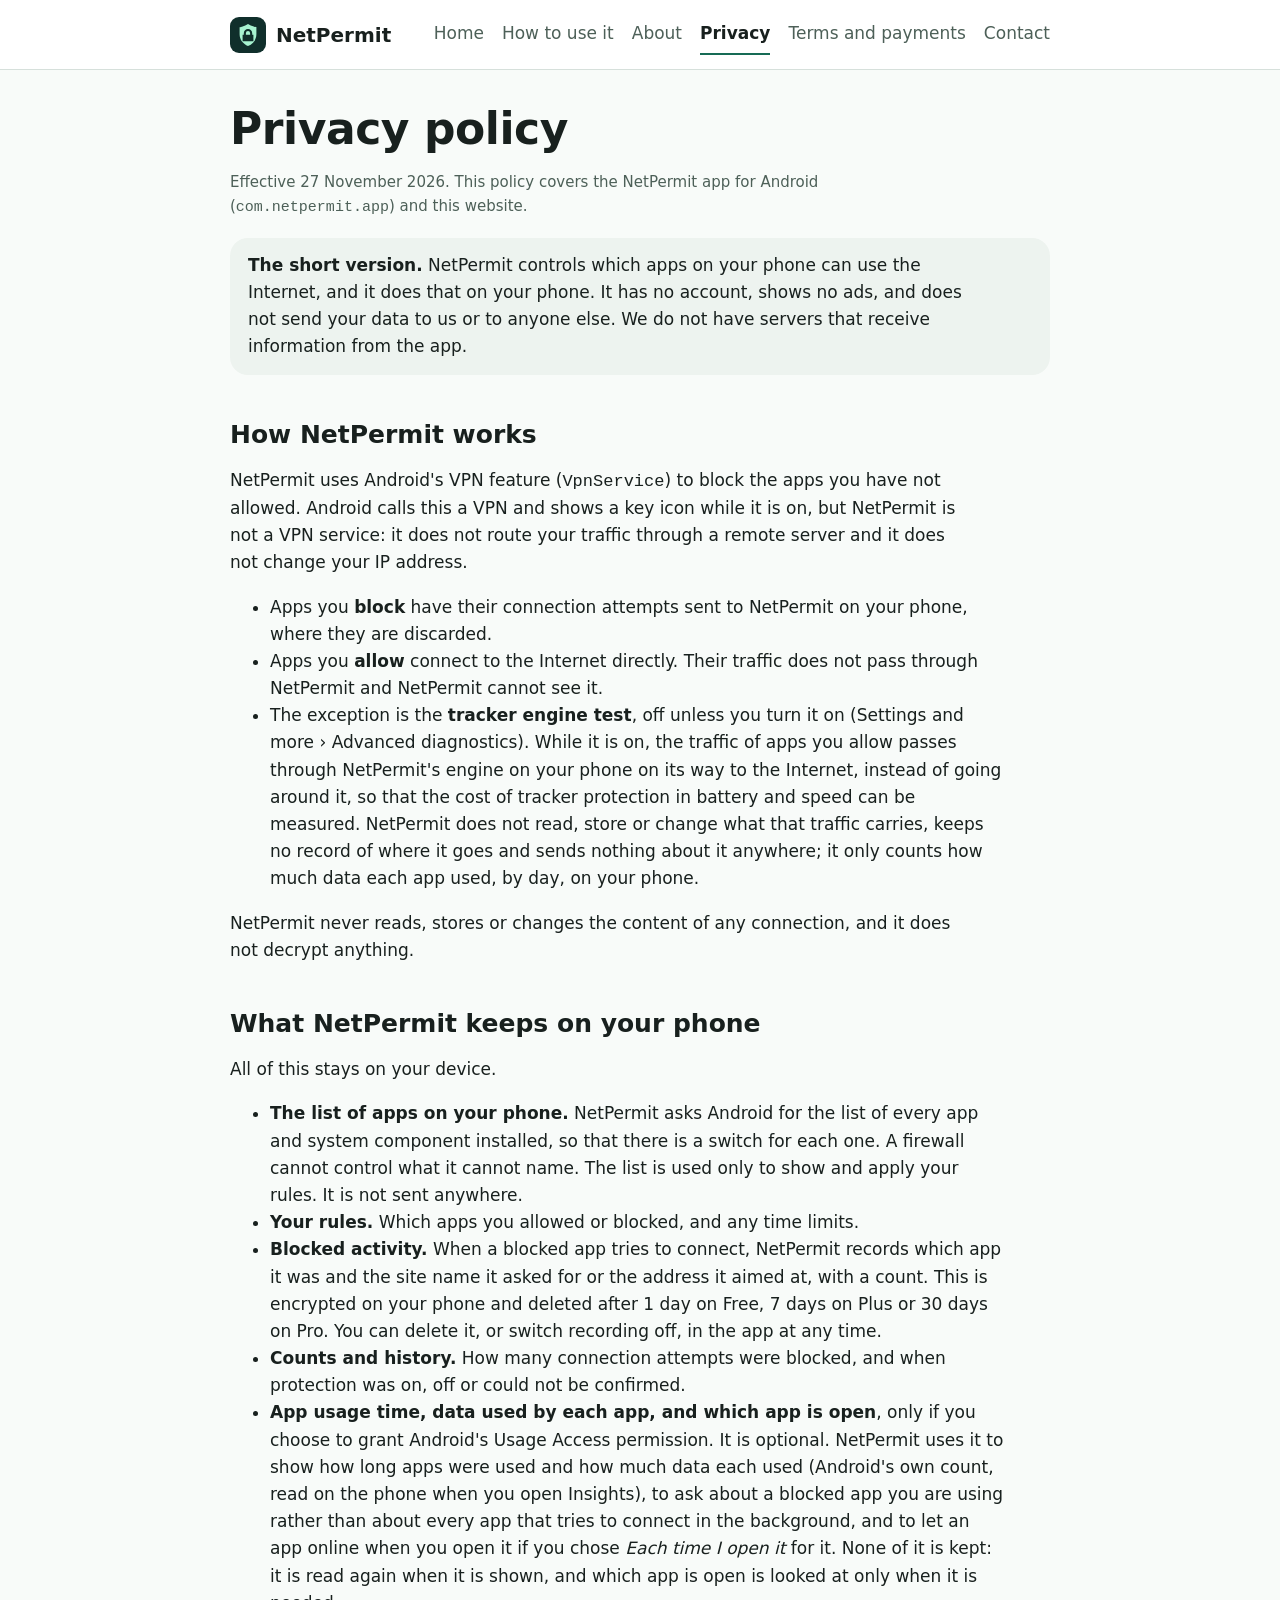
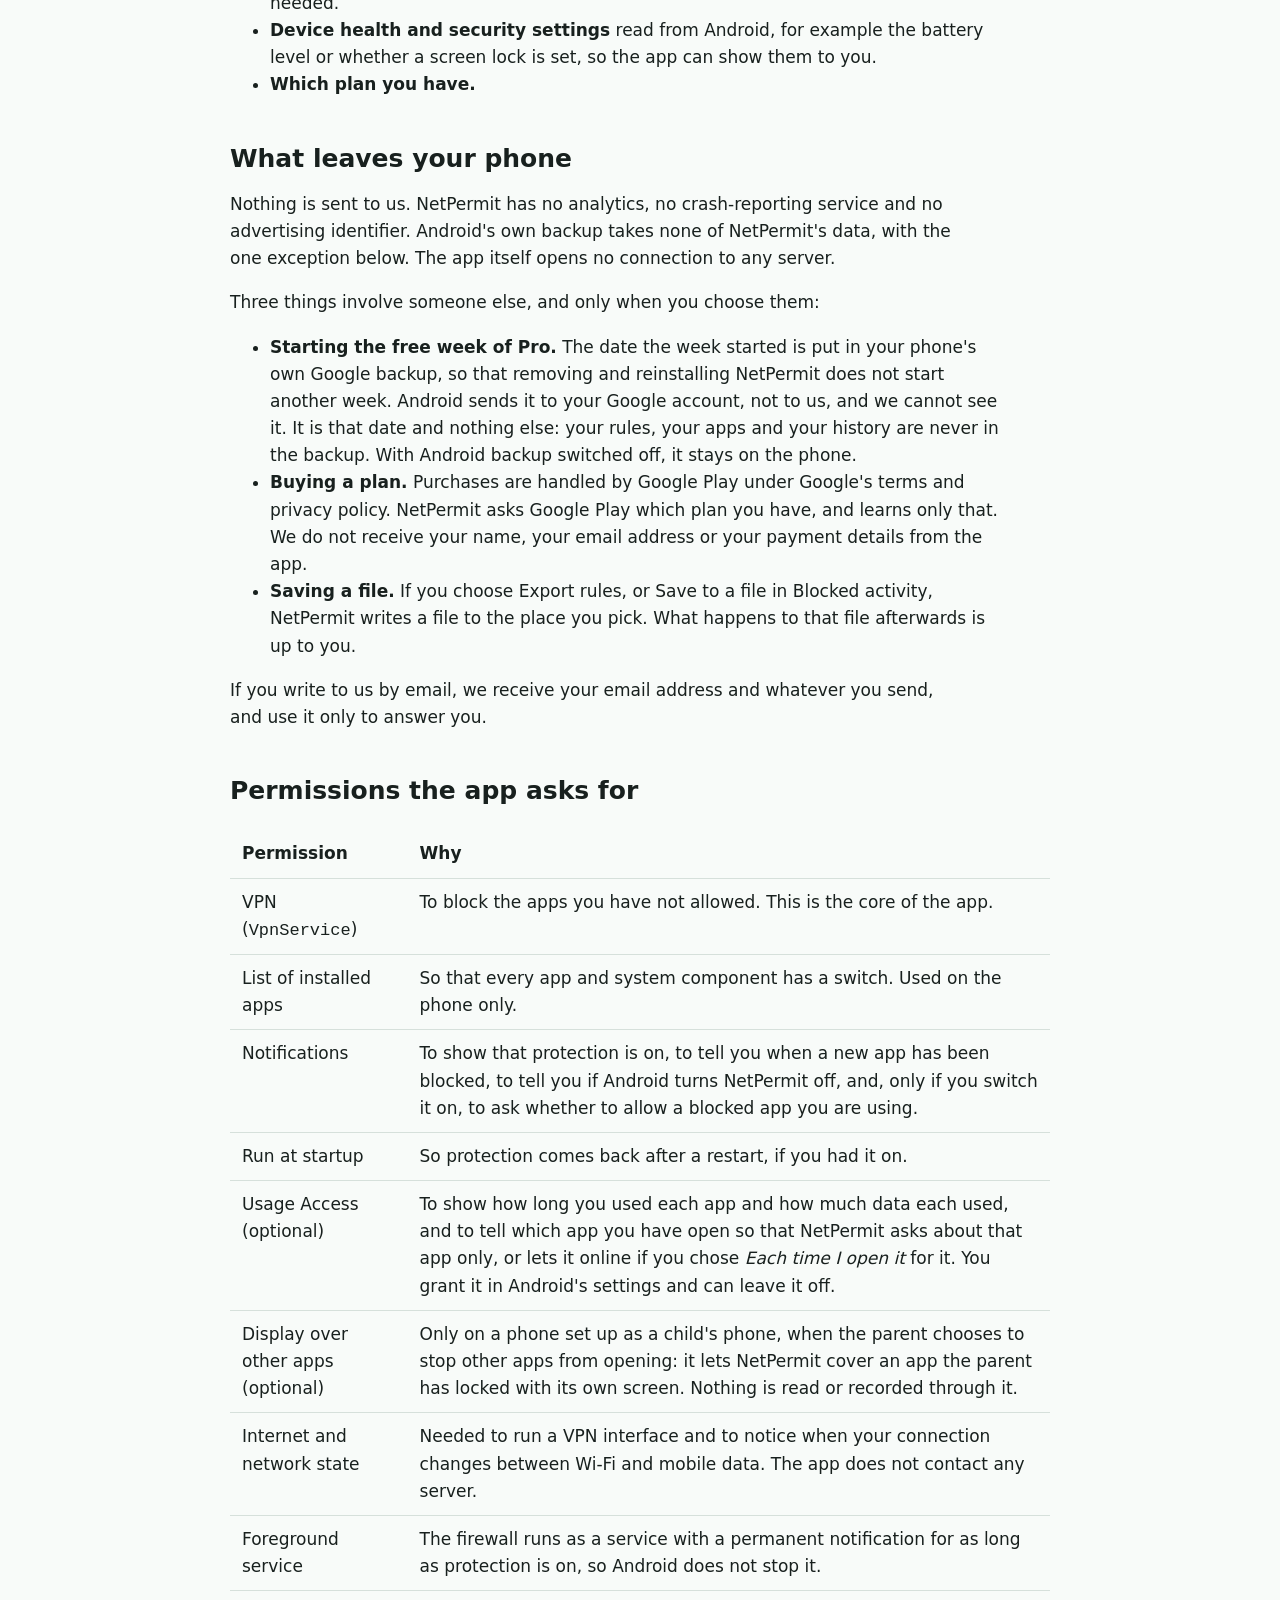
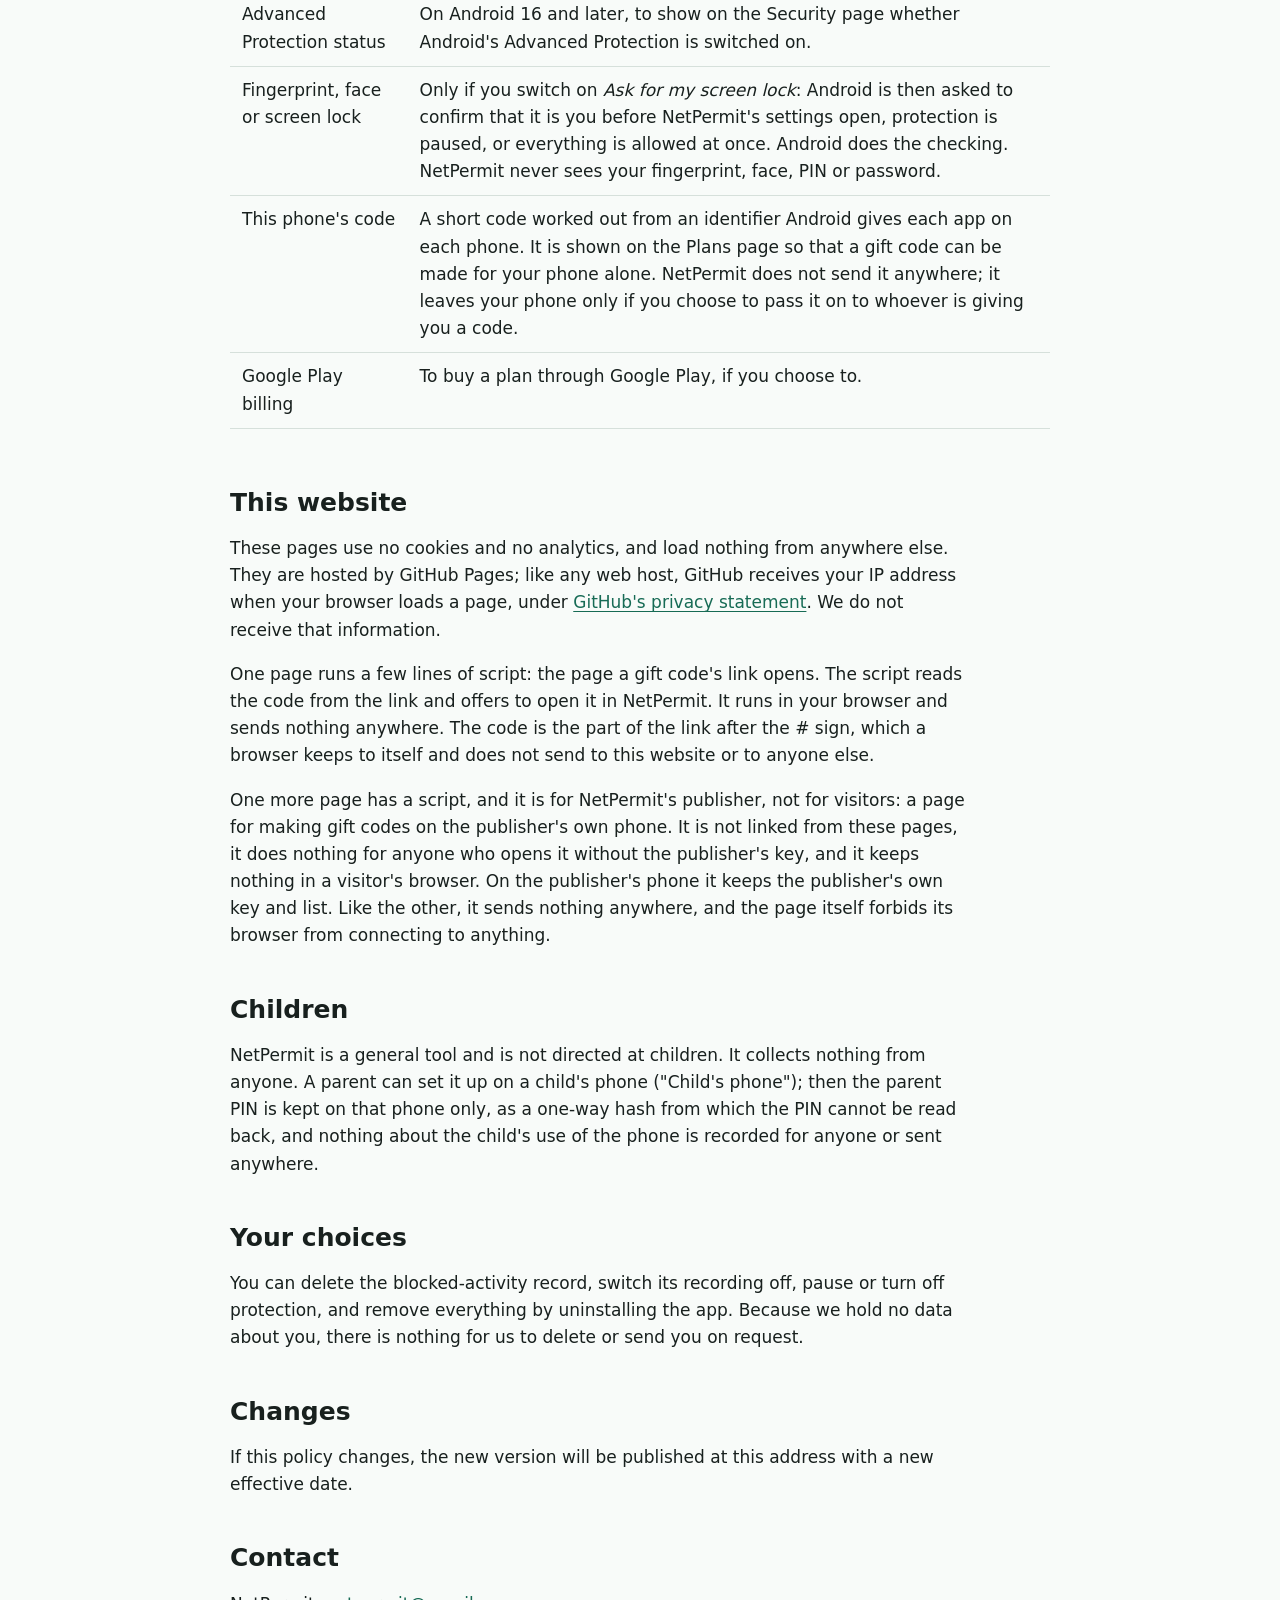
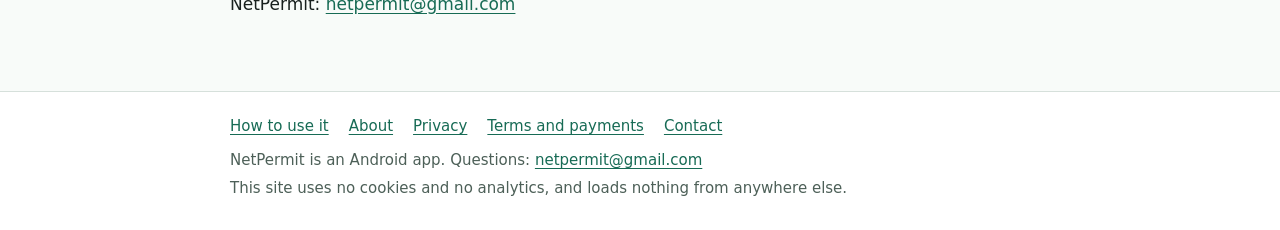
<file: privacy.html>
<!doctype html>
<html lang="en">
<head>
<meta charset="utf-8">
<meta name="viewport" content="width=device-width, initial-scale=1">
<title>Privacy policy · NetPermit</title>
<meta name="description" content="NetPermit&#x27;s privacy policy: what stays on your phone, and the nothing that leaves it.">
<meta name="color-scheme" content="light dark">
<link rel="icon" href="assets/icon.svg" type="image/svg+xml">
<link rel="stylesheet" href="assets/styles.css">
</head>
<body>
<a class="skip" href="#main">Skip to the content</a>
<header class="site">
  <div class="wrap">
    <a class="brand" href="index.html"><img src="assets/icon.svg" alt="" width="36" height="36">NetPermit</a>
    <nav class="site" aria-label="Pages">
      <ul>
        <li><a href="index.html">Home</a></li>
        <li><a href="how-to.html">How to use it</a></li>
        <li><a href="about.html">About</a></li>
        <li><a href="privacy.html" aria-current="page">Privacy</a></li>
        <li><a href="terms.html">Terms and payments</a></li>
        <li><a href="contact.html">Contact</a></li>
      </ul>
    </nav>
  </div>
</header>
<main id="main">
  <div class="wrap">
<h1>Privacy policy</h1>
<p class="updated">Effective 27 November 2026. This policy covers the NetPermit app for Android
(<code>com.netpermit.app</code>) and this website.</p>

<div class="plain"><p><strong>The short version.</strong> NetPermit controls which apps on your phone
can use the Internet, and it does that on your phone. It has no account, shows no ads, and does not
send your data to us or to anyone else. We do not have servers that receive information from the
app.</p></div>

<h2>How NetPermit works</h2>
<p>NetPermit uses Android's VPN feature (<code>VpnService</code>) to block the apps you have not
allowed. Android calls this a VPN and shows a key icon while it is on, but NetPermit is not a VPN
service: it does not route your traffic through a remote server and it does not change your IP
address.</p>
<ul>
  <li>Apps you <strong>block</strong> have their connection attempts sent to NetPermit on your
  phone, where they are discarded.</li>
  <li>Apps you <strong>allow</strong> connect to the Internet directly. Their traffic does not pass
  through NetPermit and NetPermit cannot see it.</li>
  <li>The exception is the <strong>tracker engine test</strong>, off unless you turn it on (Settings
  and more › Advanced diagnostics). While it is on, the traffic of apps you allow passes through
  NetPermit's engine on your phone on its way to the Internet, instead of going around it, so that
  the cost of tracker protection in battery and speed can be measured. NetPermit does not read,
  store or change what that traffic carries, keeps no record of where it goes and sends nothing
  about it anywhere; it only counts how much data each app used, by day, on your phone.</li>
</ul>
<p>NetPermit never reads, stores or changes the content of any connection, and it does not decrypt
anything.</p>

<h2>What NetPermit keeps on your phone</h2>
<p>All of this stays on your device.</p>
<ul>
  <li><strong>The list of apps on your phone.</strong> NetPermit asks Android for the list of every
  app and system component installed, so that there is a switch for each one. A firewall cannot
  control what it cannot name. The list is used only to show and apply your rules. It is not sent
  anywhere.</li>
  <li><strong>Your rules.</strong> Which apps you allowed or blocked, and any time limits.</li>
  <li><strong>Blocked activity.</strong> When a blocked app tries to connect, NetPermit records
  which app it was and the site name it asked for or the address it aimed at, with a count. This is
  encrypted on your phone and deleted after 1 day on Free, 7 days on Plus or 30 days
  on Pro. You can delete it, or switch recording off, in the app at any time.</li>
  <li><strong>Counts and history.</strong> How many connection attempts were blocked, and when
  protection was on, off or could not be confirmed.</li>
  <li><strong>App usage time, data used by each app, and which app is open</strong>, only if you
  choose to grant Android's Usage Access permission. It is optional. NetPermit uses it to show how
  long apps were used and how much data each used (Android's own count, read on the phone when you
  open Insights), to ask about a blocked app you are using rather than about every app that
  tries to connect in the background, and to let an app online when you open it if you chose
  <em>Each time I open it</em> for it. None of it is kept: it is read again when it is shown, and
  which app is open is looked at only when it is needed.</li>
  <li><strong>Device health and security settings</strong> read from Android, for example the
  battery level or whether a screen lock is set, so the app can show them to you.</li>
  <li><strong>Which plan you have.</strong></li>
</ul>

<h2>What leaves your phone</h2>
<p>Nothing is sent to us. NetPermit has no analytics, no crash-reporting service and no advertising
identifier. Android's own backup takes none of NetPermit's data, with the one exception below. The
app itself opens no connection to any server.</p>
<p>Three things involve someone else, and only when you choose them:</p>
<ul>
  <li><strong>Starting the free week of Pro.</strong> The date the week started is put in your
  phone's own Google backup, so that removing and reinstalling NetPermit does not start another
  week. Android sends it to your Google account, not to us, and we cannot see it. It is that date
  and nothing else: your rules, your apps and your history are never in the backup. With Android
  backup switched off, it stays on the phone.</li>
  <li><strong>Buying a plan.</strong> Purchases are handled by Google Play under Google's terms and
  privacy policy. NetPermit asks Google Play which plan you have, and learns only that. We do not
  receive your name, your email address or your payment details from the app.</li>
  <li><strong>Saving a file.</strong> If you choose Export rules, or Save to a file in Blocked
  activity, NetPermit writes a file to the place you pick. What happens to that file afterwards is
  up to you.</li>
</ul>
<p>If you write to us by email, we receive your email address and whatever you send, and use it
only to answer you.</p>

<h2>Permissions the app asks for</h2>
<div class="scroll">
<table>
  <thead><tr><th scope="col">Permission</th><th scope="col">Why</th></tr></thead>
  <tbody>
    <tr><td>VPN (<code>VpnService</code>)</td><td>To block the apps you have not allowed. This is
    the core of the app.</td></tr>
    <tr><td>List of installed apps</td><td>So that every app and system component has a switch.
    Used on the phone only.</td></tr>
    <tr><td>Notifications</td><td>To show that protection is on, to tell you when a new app has been
    blocked, to tell you if Android turns NetPermit off, and, only if you switch it on, to ask
    whether to allow a blocked app you are using.</td></tr>
    <tr><td>Run at startup</td><td>So protection comes back after a restart, if you had it on.</td></tr>
    <tr><td>Usage Access (optional)</td><td>To show how long you used each app and how much data
    each used, and to tell which app you have open so that NetPermit asks about that app only, or
    lets it online if you chose <em>Each time I open it</em> for it. You grant it in Android's
    settings and can leave it off.</td></tr>
    <tr><td>Display over other apps (optional)</td><td>Only on a phone set up as a child's phone,
    when the parent chooses to stop other apps from opening: it lets NetPermit cover an app the
    parent has locked with its own screen. Nothing is read or recorded through it.</td></tr>
    <tr><td>Internet and network state</td><td>Needed to run a VPN interface and to notice when
    your connection changes between Wi-Fi and mobile data. The app does not contact any
    server.</td></tr>
    <tr><td>Foreground service</td><td>The firewall runs as a service with a permanent notification
    for as long as protection is on, so Android does not stop it.</td></tr>
    <tr><td>Advanced Protection status</td><td>On Android 16 and later, to show on the Security page
    whether Android's Advanced Protection is switched on.</td></tr>
    <tr><td>Fingerprint, face or screen lock</td><td>Only if you switch on <em>Ask for my screen
    lock</em>: Android is then asked to confirm that it is you before NetPermit's settings open,
    protection is paused, or everything is allowed at once. Android does the checking. NetPermit
    never sees your fingerprint, face, PIN or password.</td></tr>
    <tr><td>This phone's code</td><td>A short code worked out from an identifier Android gives each
    app on each phone. It is shown on the Plans page so that a gift code can be made for your phone
    alone. NetPermit does not send it anywhere; it leaves your phone only if you choose to pass it
    on to whoever is giving you a code.</td></tr>
    <tr><td>Google Play billing</td><td>To buy a plan through Google Play, if you choose to.</td></tr>
  </tbody>
</table>
</div>

<h2>This website</h2>
<p>These pages use no cookies and no analytics, and load nothing from anywhere else. They are
hosted by GitHub Pages; like any web host, GitHub receives your IP address when your browser loads
a page, under
<a href="https://docs.github.com/en/site-policy/privacy-policies/github-general-privacy-statement">GitHub's
privacy statement</a>. We do not receive that information.</p>
<p>One page runs a few lines of script: the page a gift code's link opens. The script reads the
code from the link and offers to open it in NetPermit. It runs in your browser and sends nothing
anywhere. The code is the part of the link after the # sign, which a browser keeps to itself and
does not send to this website or to anyone else.</p>
<p>One more page has a script, and it is for NetPermit's publisher, not for visitors: a page for
making gift codes on the publisher's own phone. It is not linked from these pages, it does nothing
for anyone who opens it without the publisher's key, and it keeps nothing in a visitor's browser.
On the publisher's phone it keeps the publisher's own key and list. Like the other, it sends nothing
anywhere, and the page itself forbids its browser from connecting to anything.</p>

<h2>Children</h2>
<p>NetPermit is a general tool and is not directed at children. It collects nothing from anyone.
A parent can set it up on a child's phone ("Child's phone"); then the parent PIN is kept on that
phone only, as a one-way hash from which the PIN cannot be read back, and nothing about the child's
use of the phone is recorded for anyone or sent anywhere.</p>

<h2>Your choices</h2>
<p>You can delete the blocked-activity record, switch its recording off, pause or turn off
protection, and remove everything by uninstalling the app. Because we hold no data about you, there
is nothing for us to delete or send you on request.</p>

<h2>Changes</h2>
<p>If this policy changes, the new version will be published at this address with a new effective
date.</p>

<h2>Contact</h2>
<p>NetPermit: <a href="mailto:netpermit@gmail.com">netpermit@gmail.com</a></p>
  </div>
</main>
<footer class="site">
  <div class="wrap">
    <ul>
        <li><a href="how-to.html">How to use it</a></li>
        <li><a href="about.html">About</a></li>
        <li><a href="privacy.html">Privacy</a></li>
        <li><a href="terms.html">Terms and payments</a></li>
        <li><a href="contact.html">Contact</a></li>
    </ul>
    <p>NetPermit is an Android app. Questions: <a href="mailto:netpermit@gmail.com">netpermit@gmail.com</a></p>
    <p>This site uses no cookies and no analytics, and loads nothing from anywhere else.</p>
  </div>
</footer>
</body>
</html>
</file>
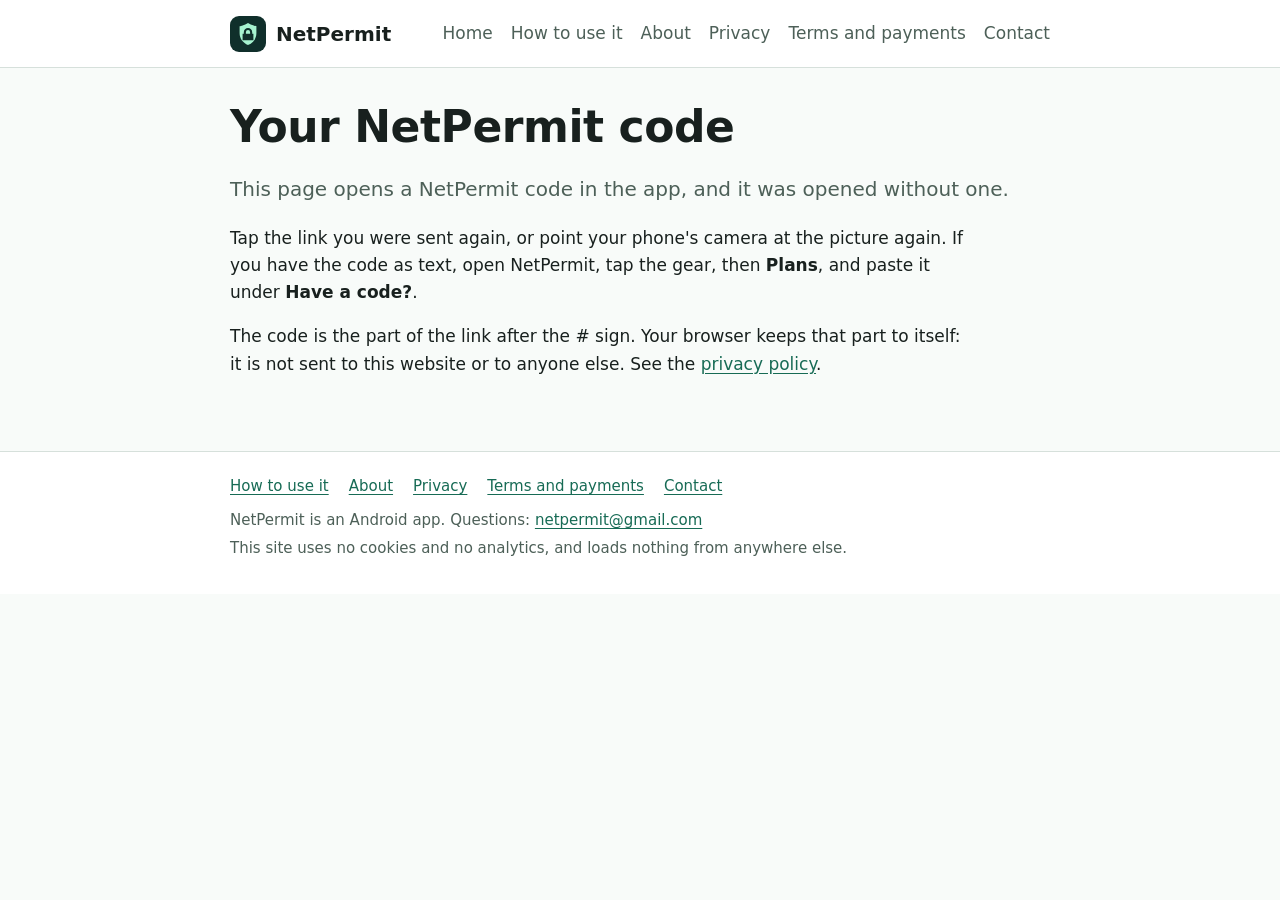
<file: redeem.html>
<!doctype html>
<html lang="en">
<head>
<meta charset="utf-8">
<meta name="viewport" content="width=device-width, initial-scale=1">
<title>Your code · NetPermit</title>
<meta name="description" content="Open a NetPermit code in the app.">
<meta name="color-scheme" content="light dark">
<link rel="icon" href="assets/icon.svg" type="image/svg+xml">
<link rel="stylesheet" href="assets/styles.css">
</head>
<body>
<a class="skip" href="#main">Skip to the content</a>
<header class="site">
  <div class="wrap">
    <a class="brand" href="index.html"><img src="assets/icon.svg" alt="" width="36" height="36">NetPermit</a>
    <nav class="site" aria-label="Pages">
      <ul>
        <li><a href="index.html">Home</a></li>
        <li><a href="how-to.html">How to use it</a></li>
        <li><a href="about.html">About</a></li>
        <li><a href="privacy.html">Privacy</a></li>
        <li><a href="terms.html">Terms and payments</a></li>
        <li><a href="contact.html">Contact</a></li>
      </ul>
    </nav>
  </div>
</header>
<main id="main">
  <div class="wrap">
<h1>Your NetPermit code</h1>

<div id="has-code" hidden>
<p class="lead">Someone sent you a NetPermit code. Open it in the app to use it.</p>
<p><a class="button" id="open" href="index.html">Open in NetPermit</a></p>
<p>NetPermit opens with the code filled in. Press <strong>Redeem</strong>.</p>

<h2>If the button does nothing</h2>
<ul>
  <li>Open this page on the Android phone that has NetPermit on it.</li>
  <li>If NetPermit is not installed yet, install it, then open the link again.</li>
  <li>Or copy the code below, open NetPermit, tap the gear, then <strong>Plans</strong>, and paste
  it under <strong>Have a code?</strong>.</li>
</ul>
<p><textarea class="code" id="code" rows="5" readonly aria-label="Your code"></textarea></p>
<p><button class="button quiet" id="copy" type="button">Copy the code</button>
<span id="copied" role="status"></span></p>
</div>

<div id="no-code">
<p class="lead">This page opens a NetPermit code in the app, and it was opened without one.</p>
<p>Tap the link you were sent again, or point your phone's camera at the picture again. If you
have the code as text, open NetPermit, tap the gear, then <strong>Plans</strong>, and paste it
under <strong>Have a code?</strong>.</p>
</div>

<p>The code is the part of the link after the # sign. Your browser keeps that part to itself: it is
not sent to this website or to anyone else. See the <a href="privacy.html">privacy policy</a>.</p>

<script>
(function () {
  var text = "";
  try { text = decodeURIComponent((location.hash || "").slice(1)); } catch (unreadable) { text = ""; }
  var code = text.replace(/[^A-Za-z0-9-]/g, "").slice(0, 240);
  if (!code) { return; }
  document.getElementById("no-code").hidden = true;
  document.getElementById("has-code").hidden = false;
  document.getElementById("code").value = code;
  document.getElementById("open").href =
    "intent://redeem/" + code + "#Intent;scheme=netpermit;package=com.netpermit.app;end";
  document.getElementById("copy").addEventListener("click", function () {
    var box = document.getElementById("code");
    var said = document.getElementById("copied");
    box.focus();
    box.select();
    if (navigator.clipboard && navigator.clipboard.writeText) {
      navigator.clipboard.writeText(code).then(
        function () { said.textContent = "Copied"; },
        function () { said.textContent = "Select the code and copy it"; }
      );
    } else {
      said.textContent = "Select the code and copy it";
    }
  });
})();
</script>
  </div>
</main>
<footer class="site">
  <div class="wrap">
    <ul>
        <li><a href="how-to.html">How to use it</a></li>
        <li><a href="about.html">About</a></li>
        <li><a href="privacy.html">Privacy</a></li>
        <li><a href="terms.html">Terms and payments</a></li>
        <li><a href="contact.html">Contact</a></li>
    </ul>
    <p>NetPermit is an Android app. Questions: <a href="mailto:netpermit@gmail.com">netpermit@gmail.com</a></p>
    <p>This site uses no cookies and no analytics, and loads nothing from anywhere else.</p>
  </div>
</footer>
</body>
</html>
</file>
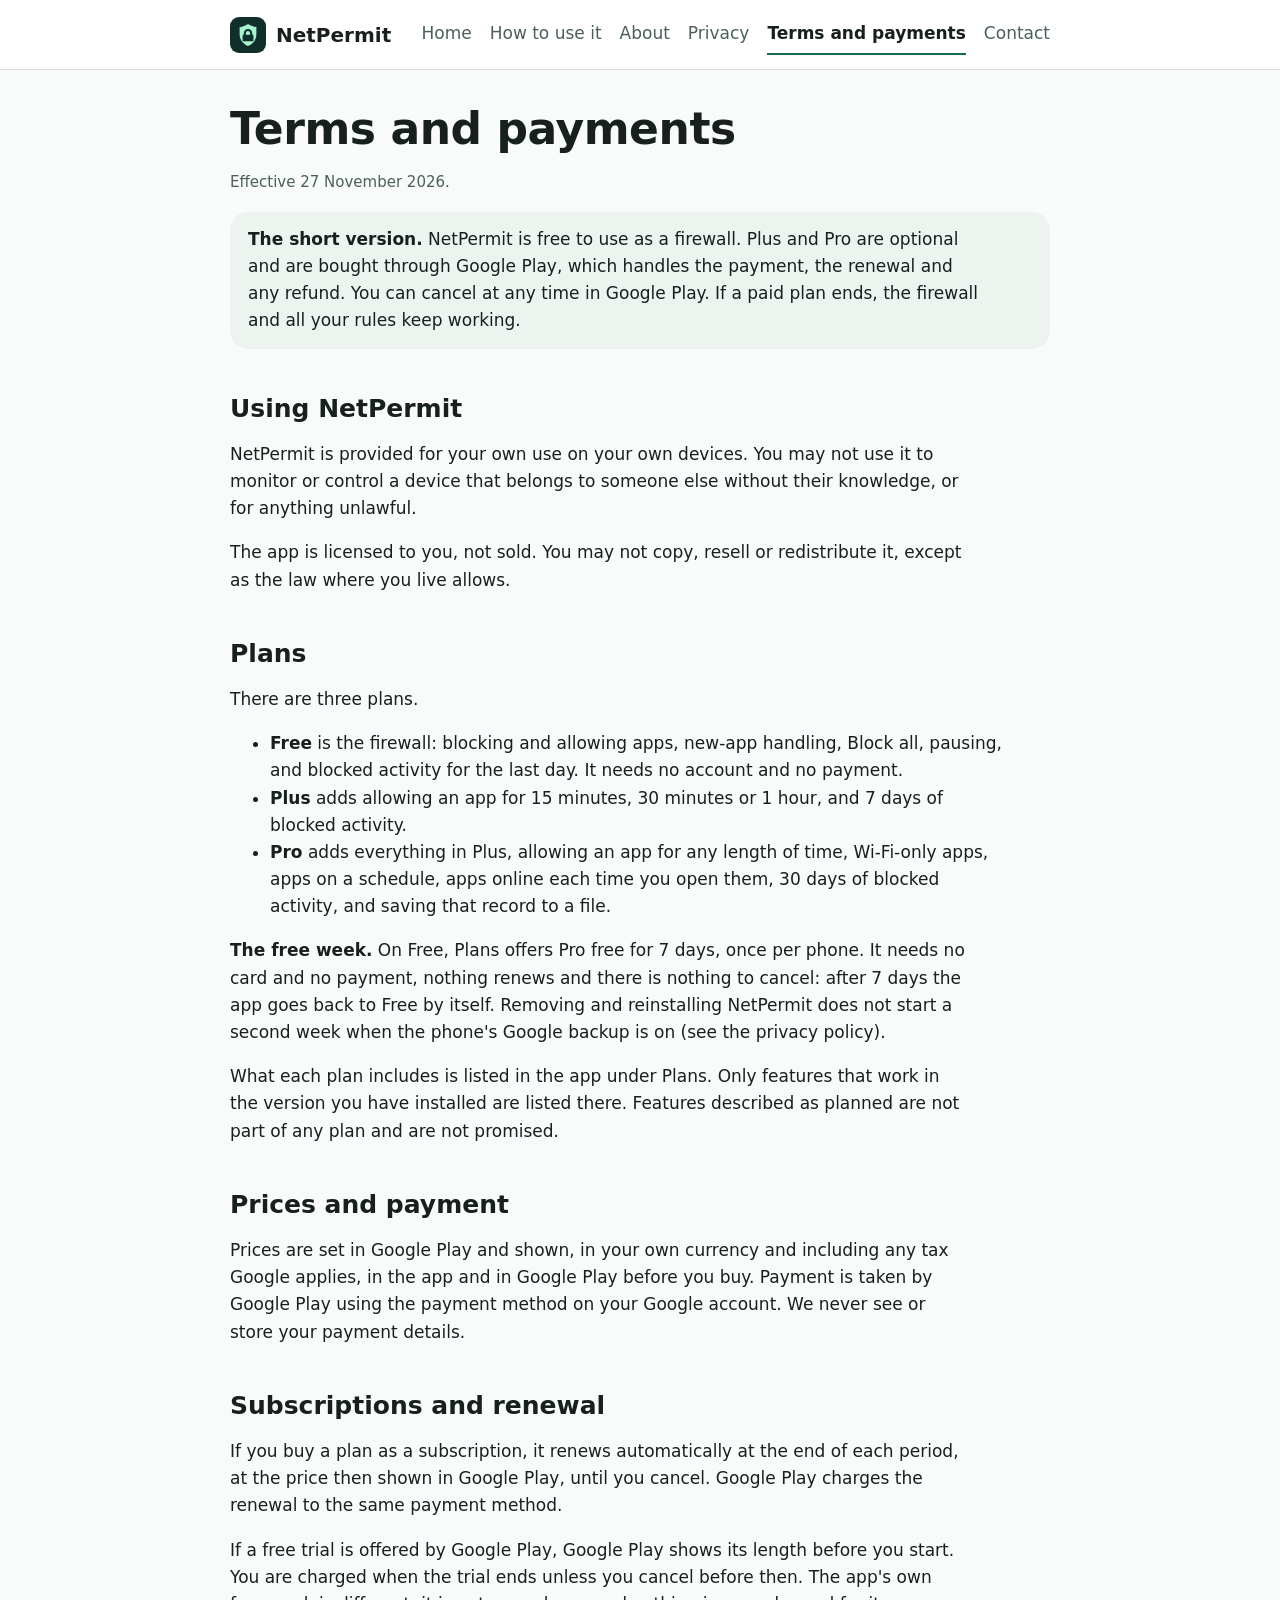
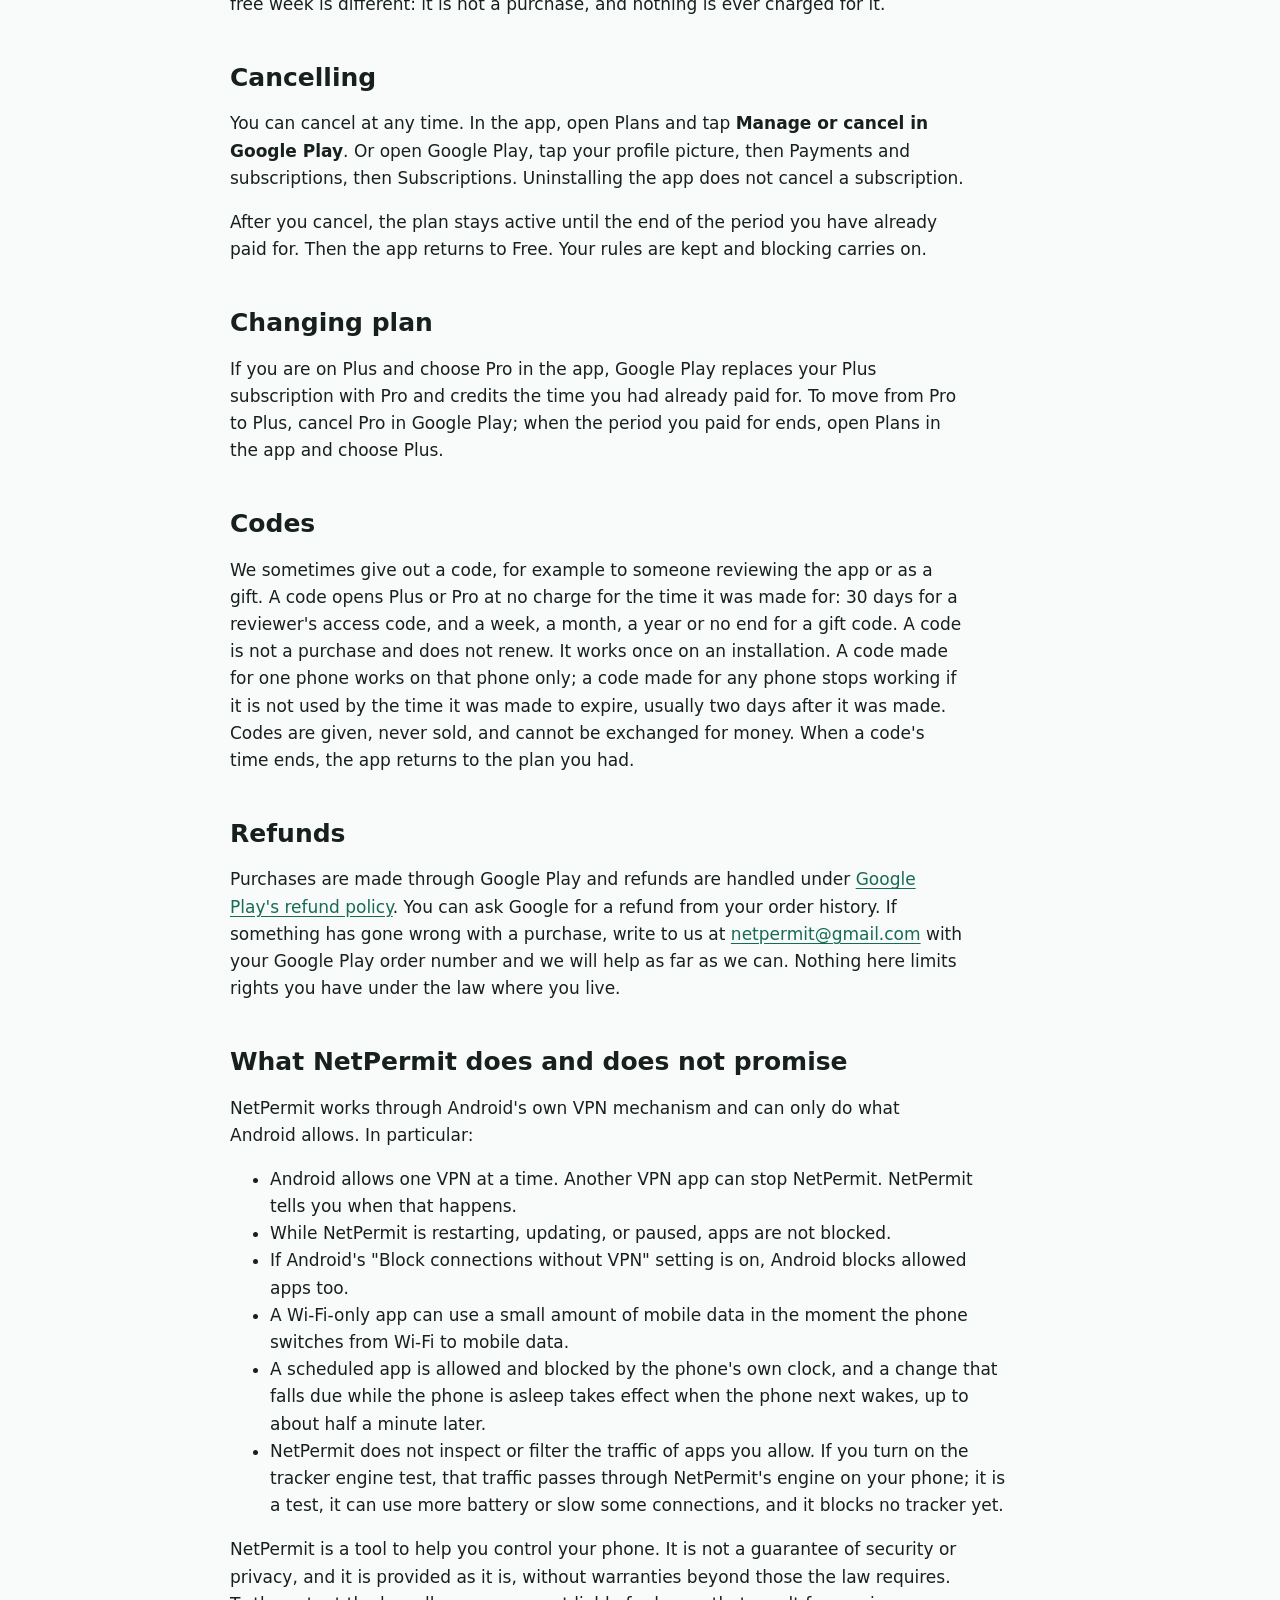
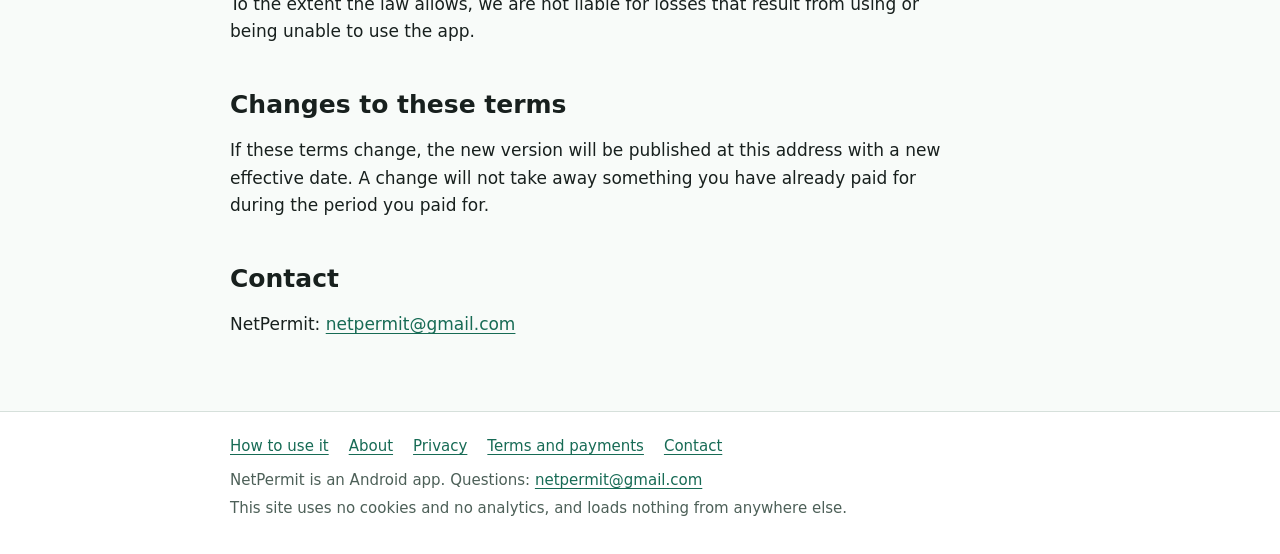
<file: terms.html>
<!doctype html>
<html lang="en">
<head>
<meta charset="utf-8">
<meta name="viewport" content="width=device-width, initial-scale=1">
<title>Terms and payments · NetPermit</title>
<meta name="description" content="NetPermit&#x27;s terms: plans, prices, subscriptions, cancelling and refunds.">
<meta name="color-scheme" content="light dark">
<link rel="icon" href="assets/icon.svg" type="image/svg+xml">
<link rel="stylesheet" href="assets/styles.css">
</head>
<body>
<a class="skip" href="#main">Skip to the content</a>
<header class="site">
  <div class="wrap">
    <a class="brand" href="index.html"><img src="assets/icon.svg" alt="" width="36" height="36">NetPermit</a>
    <nav class="site" aria-label="Pages">
      <ul>
        <li><a href="index.html">Home</a></li>
        <li><a href="how-to.html">How to use it</a></li>
        <li><a href="about.html">About</a></li>
        <li><a href="privacy.html">Privacy</a></li>
        <li><a href="terms.html" aria-current="page">Terms and payments</a></li>
        <li><a href="contact.html">Contact</a></li>
      </ul>
    </nav>
  </div>
</header>
<main id="main">
  <div class="wrap">
<h1>Terms and payments</h1>
<p class="updated">Effective 27 November 2026.</p>

<div class="plain"><p><strong>The short version.</strong> NetPermit is free to use as a firewall.
Plus and Pro are optional and are bought through Google Play, which handles the payment, the
renewal and any refund. You can cancel at any time in Google Play. If a paid plan ends, the
firewall and all your rules keep working.</p></div>

<h2>Using NetPermit</h2>
<p>NetPermit is provided for your own use on your own devices. You may not use it to monitor or
control a device that belongs to someone else without their knowledge, or for anything unlawful.</p>
<p>The app is licensed to you, not sold. You may not copy, resell or redistribute it, except as the
law where you live allows.</p>

<h2>Plans</h2>
<p>There are three plans.</p>
<ul>
  <li><strong>Free</strong> is the firewall: blocking and allowing apps, new-app handling, Block
  all, pausing, and blocked activity for the last day. It needs no
  account and no payment.</li>
  <li><strong>Plus</strong> adds allowing an app for 15 minutes, 30 minutes or 1 hour, and
  7 days of blocked activity.</li>
  <li><strong>Pro</strong> adds everything in Plus, allowing an app for any length of time,
  Wi-Fi-only apps, apps on a schedule, apps online each time you open them, 30 days of blocked
  activity, and saving that record to a file.</li>
</ul>
<p><strong>The free week.</strong> On Free, Plans offers Pro free for 7 days, once per phone. It
needs no card and no payment, nothing renews and there is nothing to cancel: after 7 days the app
goes back to Free by itself. Removing and reinstalling NetPermit does not start a second week when
the phone's Google backup is on (see the privacy policy).</p>
<p>What each plan includes is listed in the app under Plans. Only features that work in the version
you have installed are listed there. Features described as planned are not part of any plan and are
not promised.</p>

<h2>Prices and payment</h2>
<p>Prices are set in Google Play and shown, in your own currency and including any tax Google
applies, in the app and in Google Play before you buy. Payment is taken by Google Play using the
payment method on your Google account. We never see or store your payment details.</p>

<h2>Subscriptions and renewal</h2>
<p>If you buy a plan as a subscription, it renews automatically at the end of each period, at the
price then shown in Google Play, until you cancel. Google Play charges the renewal to the same
payment method.</p>
<p>If a free trial is offered by Google Play, Google Play shows its length before you start. You are
charged when the trial ends unless you cancel before then. The app's own free week is different:
it is not a purchase, and nothing is ever charged for it.</p>

<h2>Cancelling</h2>
<p>You can cancel at any time. In the app, open Plans and tap <strong>Manage or cancel in Google
Play</strong>. Or open Google Play, tap your profile picture, then Payments and subscriptions, then
Subscriptions. Uninstalling the app does not cancel a subscription.</p>
<p>After you cancel, the plan stays active until the end of the period you have already paid for.
Then the app returns to Free. Your rules are kept and blocking carries on.</p>

<h2>Changing plan</h2>
<p>If you are on Plus and choose Pro in the app, Google Play replaces your Plus subscription with
Pro and credits the time you had already paid for. To move from Pro to Plus, cancel Pro in Google
Play; when the period you paid for ends, open Plans in the app and choose Plus.</p>

<h2>Codes</h2>
<p>We sometimes give out a code, for example to someone reviewing the app or as a gift. A code
opens Plus or Pro at no charge for the time it was made for: 30 days for a reviewer's
access code, and a week, a month, a year or no end for a gift code. A code is not a purchase and
does not renew. It works once on an installation. A code made for one phone works on that phone
only; a code made for any phone stops working if it is not used by the time it was made to expire,
usually two days after it was made. Codes are given, never sold, and cannot be exchanged for money.
When a code's time ends, the app returns to the plan you had.</p>

<h2>Refunds</h2>
<p>Purchases are made through Google Play and refunds are handled under
<a href="https://support.google.com/googleplay/answer/2479637">Google Play's refund policy</a>. You
can ask Google for a refund from your order history. If something has gone wrong with a purchase,
write to us at <a href="mailto:netpermit@gmail.com">netpermit@gmail.com</a> with your Google Play order number and we will help as far as we can. Nothing
here limits rights you have under the law where you live.</p>

<h2>What NetPermit does and does not promise</h2>
<p>NetPermit works through Android's own VPN mechanism and can only do what Android allows. In
particular:</p>
<ul>
  <li>Android allows one VPN at a time. Another VPN app can stop NetPermit. NetPermit tells you
  when that happens.</li>
  <li>While NetPermit is restarting, updating, or paused, apps are not blocked.</li>
  <li>If Android's "Block connections without VPN" setting is on, Android blocks allowed apps
  too.</li>
  <li>A Wi-Fi-only app can use a small amount of mobile data in the moment the phone switches from
  Wi-Fi to mobile data.</li>
  <li>A scheduled app is allowed and blocked by the phone's own clock, and a change that falls due
  while the phone is asleep takes effect when the phone next wakes, up to about half a minute
  later.</li>
  <li>NetPermit does not inspect or filter the traffic of apps you allow. If you turn on the tracker
  engine test, that traffic passes through NetPermit's engine on your phone; it is a test, it can
  use more battery or slow some connections, and it blocks no tracker yet.</li>
</ul>
<p>NetPermit is a tool to help you control your phone. It is not a guarantee of security or
privacy, and it is provided as it is, without warranties beyond those the law requires. To the
extent the law allows, we are not liable for losses that result from using or being unable to use
the app.</p>

<h2>Changes to these terms</h2>
<p>If these terms change, the new version will be published at this address with a new effective
date. A change will not take away something you have already paid for during the period you paid
for.</p>

<h2>Contact</h2>
<p>NetPermit: <a href="mailto:netpermit@gmail.com">netpermit@gmail.com</a></p>
  </div>
</main>
<footer class="site">
  <div class="wrap">
    <ul>
        <li><a href="how-to.html">How to use it</a></li>
        <li><a href="about.html">About</a></li>
        <li><a href="privacy.html">Privacy</a></li>
        <li><a href="terms.html">Terms and payments</a></li>
        <li><a href="contact.html">Contact</a></li>
    </ul>
    <p>NetPermit is an Android app. Questions: <a href="mailto:netpermit@gmail.com">netpermit@gmail.com</a></p>
    <p>This site uses no cookies and no analytics, and loads nothing from anywhere else.</p>
  </div>
</footer>
</body>
</html>
</file>
<file: assets/styles.css>
/* NetPermit public pages. No external fonts, scripts or trackers: nothing on these pages contacts
   anyone but the server they are read from. */
:root {
  --bg: #F8FBF9;
  --surface: #FFFFFF;
  --surface-2: #EDF3EF;
  --ink: #18201E;
  --muted: #4D6058;
  --line: #D6E0DB;
  --brand: #102F2B;
  --brand-ink: #FFFFFF;
  --accent: #176B55;
  --mint: #A7F3D0;
  --warn-bg: #FFF4DD;
  --warn-ink: #6B4300;
  --radius: 18px;
}
@media (prefers-color-scheme: dark) {
  :root {
    --bg: #0E1513;
    --surface: #151D1A;
    --surface-2: #1A2520;
    --ink: #E1EAE6;
    --muted: #B8C9C0;
    --line: #2B3833;
    --brand: #A7F3D0;
    --brand-ink: #0B2420;
    --accent: #8ADDBB;
    --mint: #164B42;
    --warn-bg: #3A2C0F;
    --warn-ink: #F1C477;
  }
}
* { box-sizing: border-box; }
html { -webkit-text-size-adjust: 100%; }
body {
  margin: 0;
  background: var(--bg);
  color: var(--ink);
  font: 17px/1.6 system-ui, -apple-system, "Segoe UI", Roboto, "Helvetica Neue", Arial, sans-serif;
}
a { color: var(--accent); text-underline-offset: 3px; }
a:focus-visible, .button:focus-visible { outline: 3px solid var(--accent); outline-offset: 3px; border-radius: 6px; }
.wrap { max-width: 860px; margin: 0 auto; padding: 0 20px; }
.skip { position: absolute; left: -999px; }
.skip:focus { left: 16px; top: 12px; background: var(--surface); padding: 8px 12px; border-radius: 8px; z-index: 5; }

header.site { border-bottom: 1px solid var(--line); background: var(--surface); }
header.site .wrap { display: flex; flex-wrap: wrap; align-items: center; gap: 8px 22px; padding-top: 14px; padding-bottom: 14px; }
.brand { display: flex; align-items: center; gap: 10px; font-weight: 700; font-size: 20px; color: var(--ink); text-decoration: none; margin-right: auto; }
.brand img { width: 36px; height: 36px; border-radius: 9px; }
nav.site ul { list-style: none; display: flex; flex-wrap: wrap; gap: 4px 18px; margin: 0; padding: 0; }
nav.site a { color: var(--muted); text-decoration: none; padding: 6px 0; display: inline-block; }
nav.site a:hover { color: var(--ink); text-decoration: underline; }
nav.site a[aria-current="page"] { color: var(--ink); font-weight: 600; border-bottom: 2px solid var(--accent); }

main { padding: 34px 0 56px; }
h1 { font-size: clamp(30px, 6vw, 44px); line-height: 1.15; margin: 0 0 14px; letter-spacing: -0.01em; }
h2 { font-size: 25px; line-height: 1.25; margin: 44px 0 10px; }
h3 { font-size: 19px; margin: 26px 0 6px; }
p, li { max-width: 68ch; }
.lead { font-size: 20px; color: var(--muted); }
.updated { color: var(--muted); font-size: 15px; }

.hero { background: var(--brand); color: var(--brand-ink); border-radius: 26px; padding: 34px 28px; margin-bottom: 30px; }
.hero h1 { color: var(--brand-ink); }
.hero p { color: var(--brand-ink); opacity: .92; font-size: 20px; margin: 0 0 18px; }
.hero .note { font-size: 16px; opacity: .85; margin: 0; }
.pill { display: inline-block; background: var(--mint); color: #0B2420; font-weight: 600; font-size: 14px; padding: 5px 12px; border-radius: 999px; }
@media (prefers-color-scheme: dark) { .pill { color: #D4F5E7; } }

.gallery { display: grid; gap: 16px; grid-template-columns: repeat(auto-fit, minmax(190px, 1fr)); margin: 6px 0 30px; }
.gallery img { width: 100%; height: auto; display: block; border-radius: 22px; border: 1px solid var(--line); }
.cards { display: grid; gap: 14px; grid-template-columns: repeat(auto-fit, minmax(240px, 1fr)); margin: 16px 0; padding: 0; list-style: none; }
.card { background: var(--surface); border: 1px solid var(--line); border-radius: var(--radius); padding: 18px 20px; }
.card h3 { margin-top: 0; }
.card p:last-child, .card ul:last-child { margin-bottom: 0; }
.card.recommended { border: 2px solid var(--accent); background: var(--surface-2); }
.plan-tag { font-size: 13px; font-weight: 700; letter-spacing: .04em; color: var(--accent); }
ul.ticks { padding-left: 0; list-style: none; }
ul.ticks li { padding-left: 28px; position: relative; margin: 6px 0; }
ul.ticks li::before { content: "✓"; position: absolute; left: 4px; color: var(--accent); font-weight: 700; }
ul.ticks li.no { color: var(--muted); }
ul.ticks li.no::before { content: "–"; color: var(--muted); }

.callout { background: var(--warn-bg); color: var(--warn-ink); border-radius: var(--radius); padding: 14px 18px; margin: 18px 0; }
.callout p { margin: 0; }
.plain { background: var(--surface-2); border-radius: var(--radius); padding: 14px 18px; margin: 18px 0; }
.plain p { margin: 0; }

ol.steps { counter-reset: step; list-style: none; padding: 0; }
ol.steps > li { counter-increment: step; position: relative; padding: 2px 0 14px 54px; margin: 0; max-width: none; }
ol.steps > li::before {
  content: counter(step); position: absolute; left: 0; top: 0; width: 38px; height: 38px; border-radius: 50%;
  background: var(--brand); color: var(--brand-ink); font-weight: 700; display: grid; place-items: center;
}
ol.steps > li > h3:first-child { margin-top: 5px; }
figure.shot { margin: 14px 0 6px; }
figure.shot img { width: min(100%, 300px); height: auto; border-radius: 22px; border: 1px solid var(--line); display: block; }
figure.shot figcaption { font-size: 15px; color: var(--muted); margin-top: 6px; max-width: 46ch; }
.two { display: grid; gap: 8px 28px; grid-template-columns: repeat(auto-fit, minmax(260px, 1fr)); align-items: start; }

table { border-collapse: collapse; width: 100%; margin: 14px 0; }
th, td { text-align: left; padding: 10px 12px; border-bottom: 1px solid var(--line); vertical-align: top; }
th { font-weight: 600; }
.scroll { overflow-x: auto; }

footer.site { border-top: 1px solid var(--line); background: var(--surface); color: var(--muted); font-size: 15px; }
footer.site .wrap { padding-top: 22px; padding-bottom: 30px; }
footer.site ul { list-style: none; display: flex; flex-wrap: wrap; gap: 6px 20px; padding: 0; margin: 0 0 10px; }
footer.site p { margin: 4px 0; }

/* The redeem page: one button, and the code for anyone who has to copy it by hand. */
a.button, button.button {
  display: inline-block; font: inherit; font-weight: 650; text-decoration: none; cursor: pointer;
  padding: 14px 22px; border-radius: 14px; border: 1px solid var(--brand); background: var(--brand);
  color: var(--brand-ink);
}
button.button.quiet { background: transparent; color: var(--ink); border-color: var(--line); font-weight: 500; }
textarea.code {
  box-sizing: border-box; width: 100%; font: 14px/1.5 ui-monospace, "SF Mono", Menlo, Consolas, monospace; padding: 12px;
  border-radius: 12px; border: 1px solid var(--line); background: var(--surface); color: var(--ink);
  word-break: break-all; resize: vertical;
}
</file>
